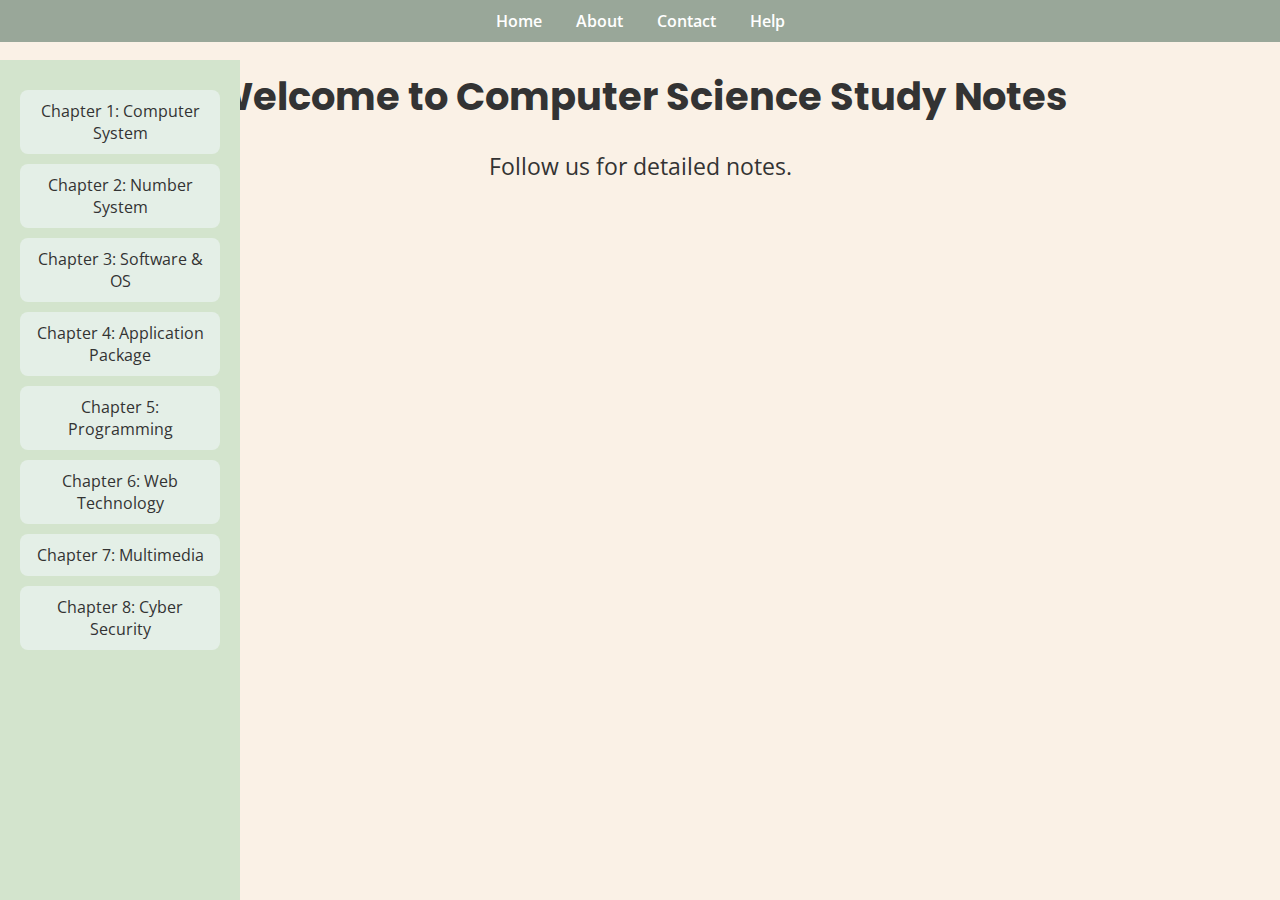
<file: blog/index.html>
<!DOCTYPE html>
<html lang="en">
<head>
  <meta charset="UTF-8">
  <meta name="viewport" content="width=device-width, initial-scale=1.0">
  <title>Computer </title>
  <link rel="stylesheet" href="style.css">
  <link href="https://fonts.googleapis.com/css2?family=Poppins:wght@400;600&family=Open+Sans:wght@400;600&display=swap" rel="stylesheet">
</head>
<body>
  <!-- Vertical Navigation Bar -->
  <nav class="vertical-nav">
    <ul>
      <li><a href="index.html">Home</a></li>
      <li><a href="#">About</a></li>
      <li><a href="#">Contact</a></li>
      <li><a href="#">Help</a></li>
    </ul>
  </nav>

  <!-- Horizontal Navigation Bar -->
  <nav class="horizontal-nav">
    <div class="chapter-box"><a href="ch-1.html">Chapter 1: Computer System</a></div>
    <div class="chapter-box"><a href="ch-2.html">Chapter 2: Number System</a></div>
    <div class="chapter-box"><a href="ch-3.html">Chapter 3: Software & OS</a></div>
    <div class="chapter-box"><a href="ch-4.html">Chapter 4: Application Package</a></div>
    <div class="chapter-box"><a href="ch-5.html">Chapter 5: Programming</a></div>
    <div class="chapter-box"><a href="ch-6.html">Chapter 6: Web Technology</a></div>
    <div class="chapter-box"><a href="ch-7.html">Chapter 7: Multimedia</a></div>
    <div class="chapter-box"><a href="ch-8.html">Chapter 8: Cyber Security</a></div>
  </nav>

  <!-- Content Area -->
  <main class="home-message">
    <h1>Welcome to Computer Science Study Notes</h1>
    <p class="home-message">Follow us for detailed notes.</p>
  </main>
</body>
</html>
</file>
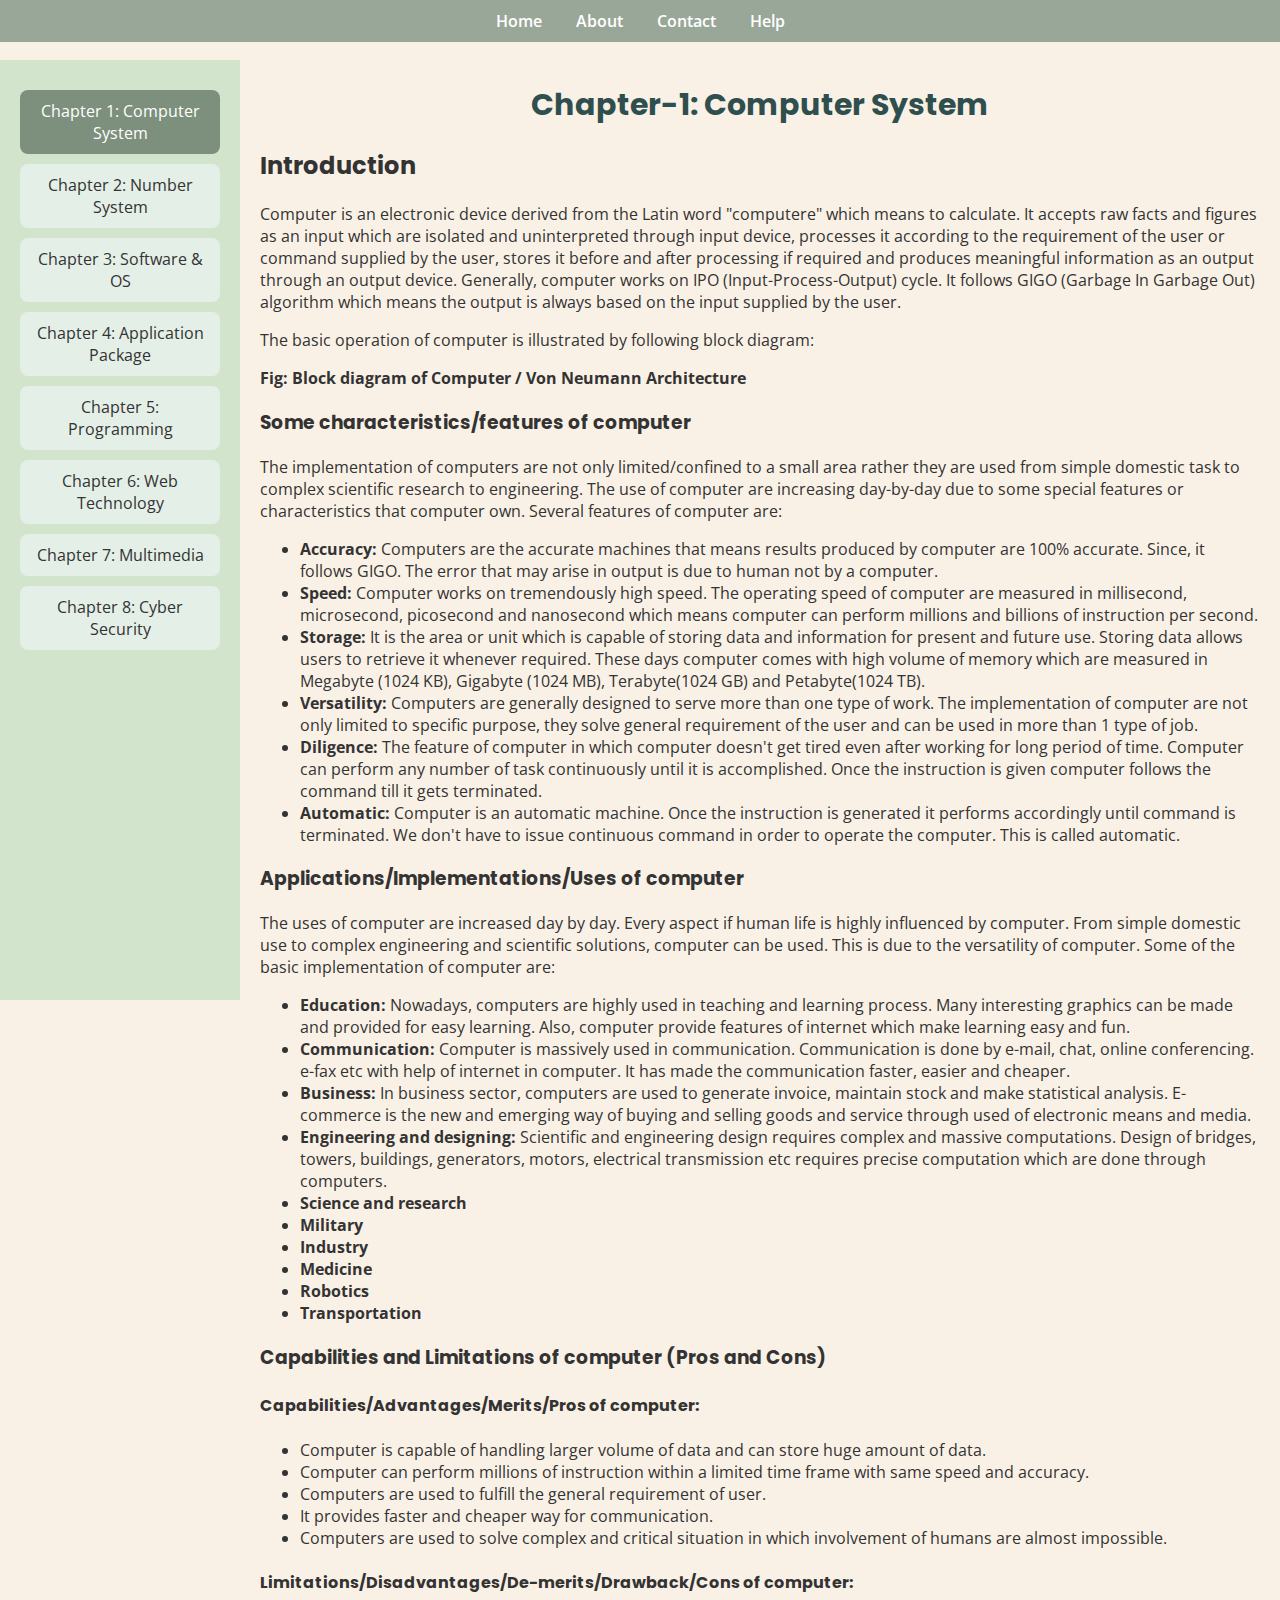
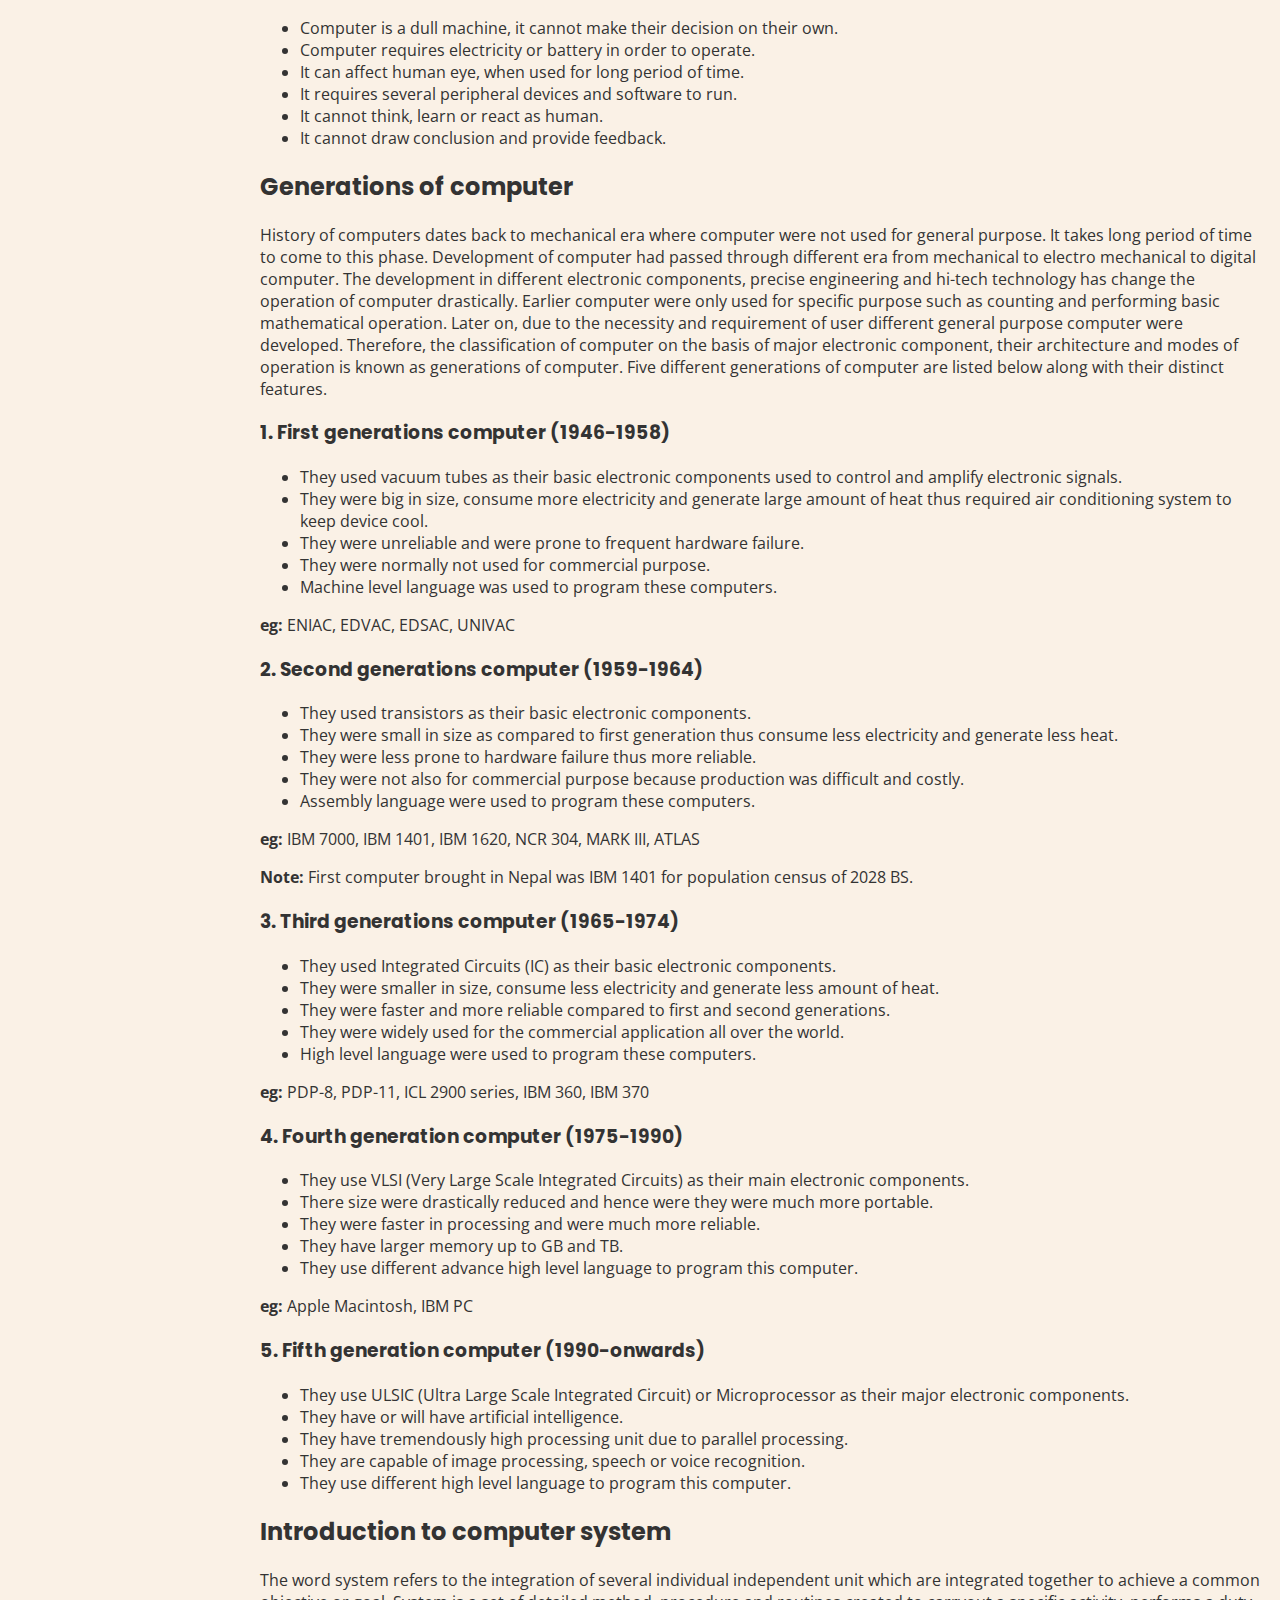
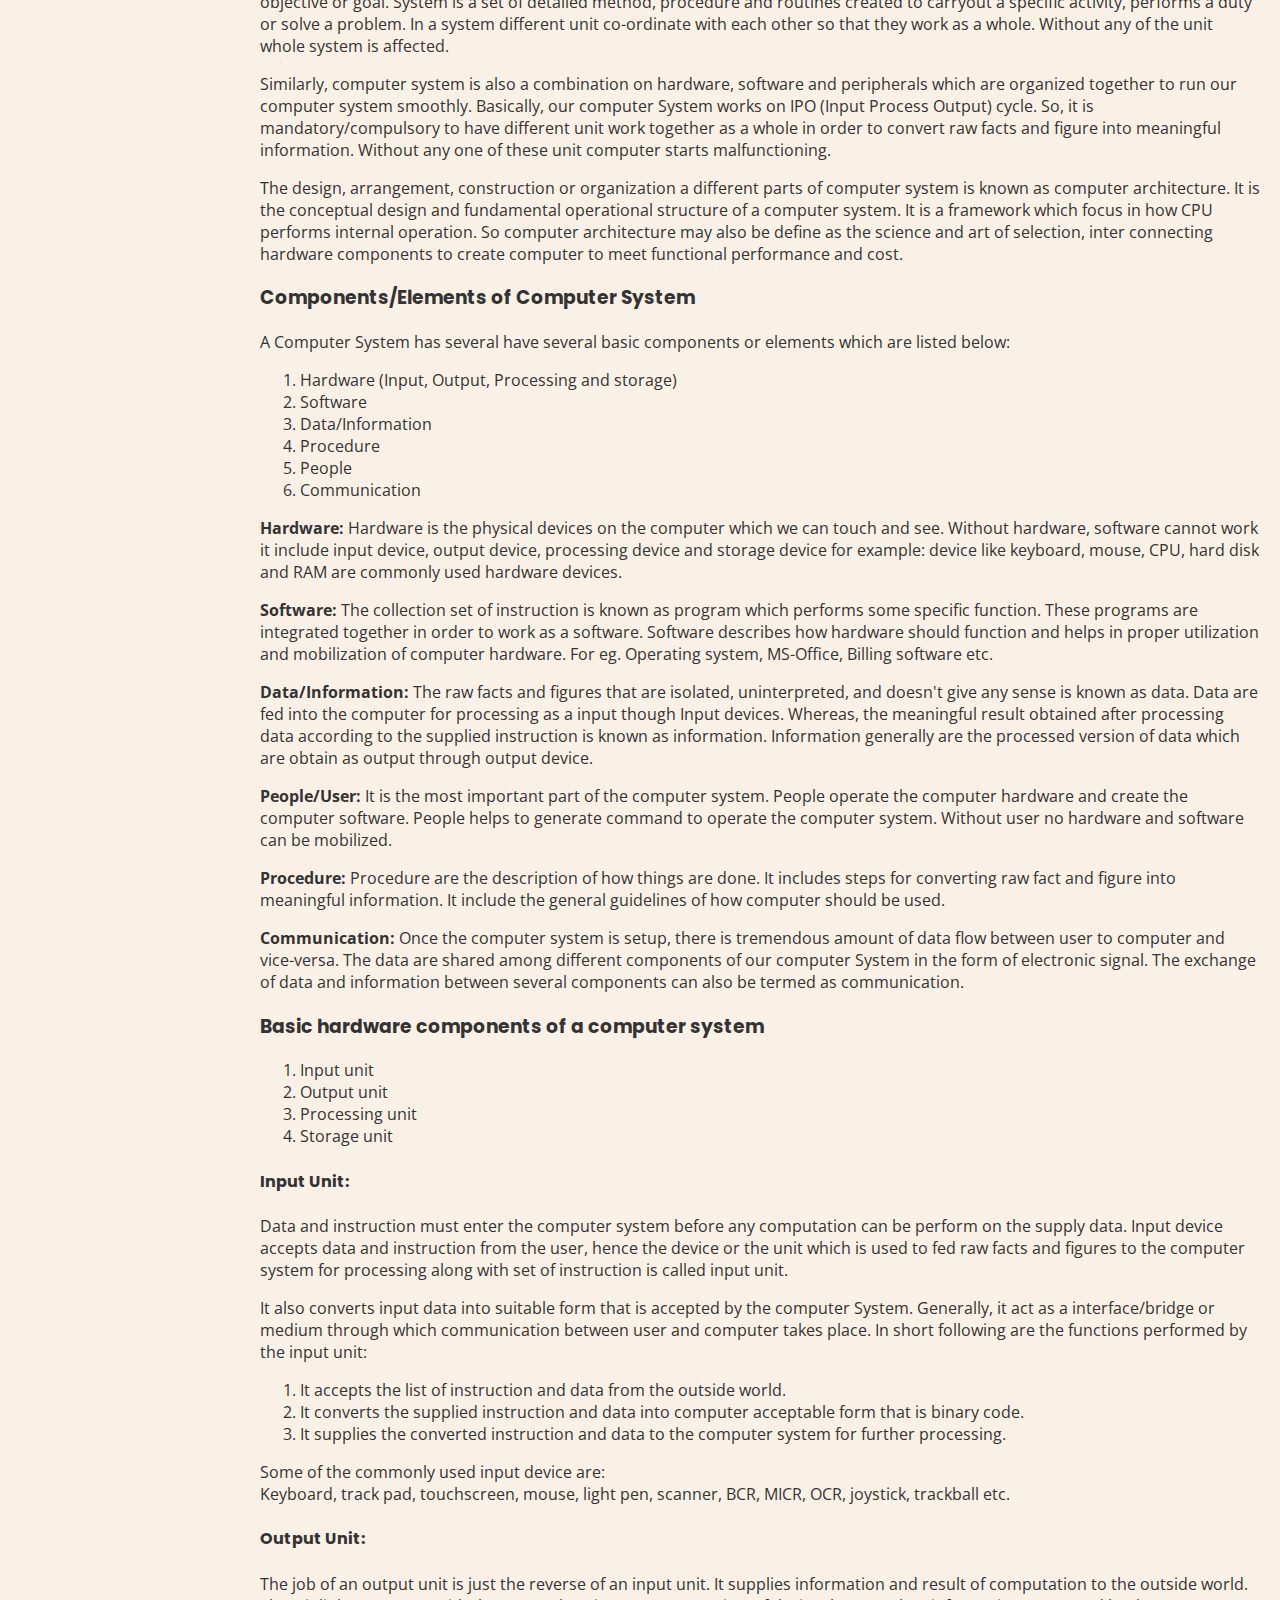
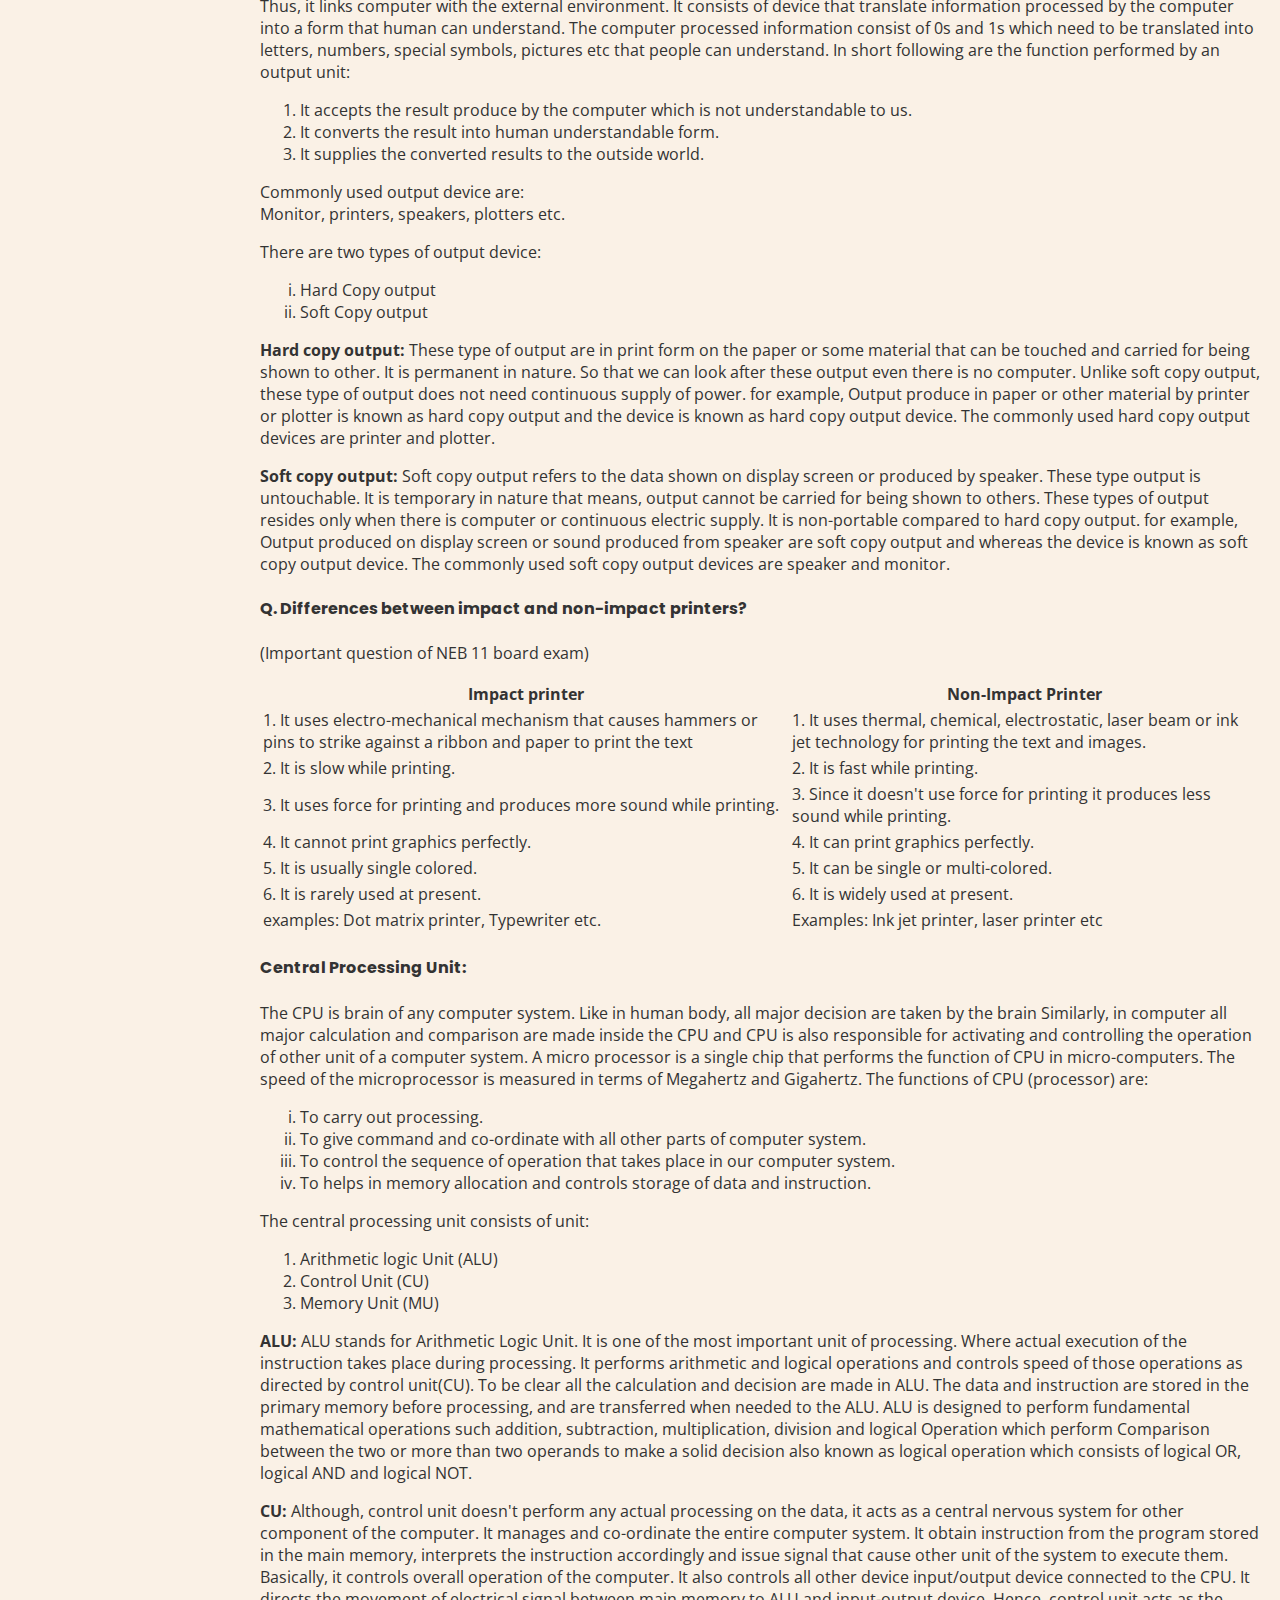
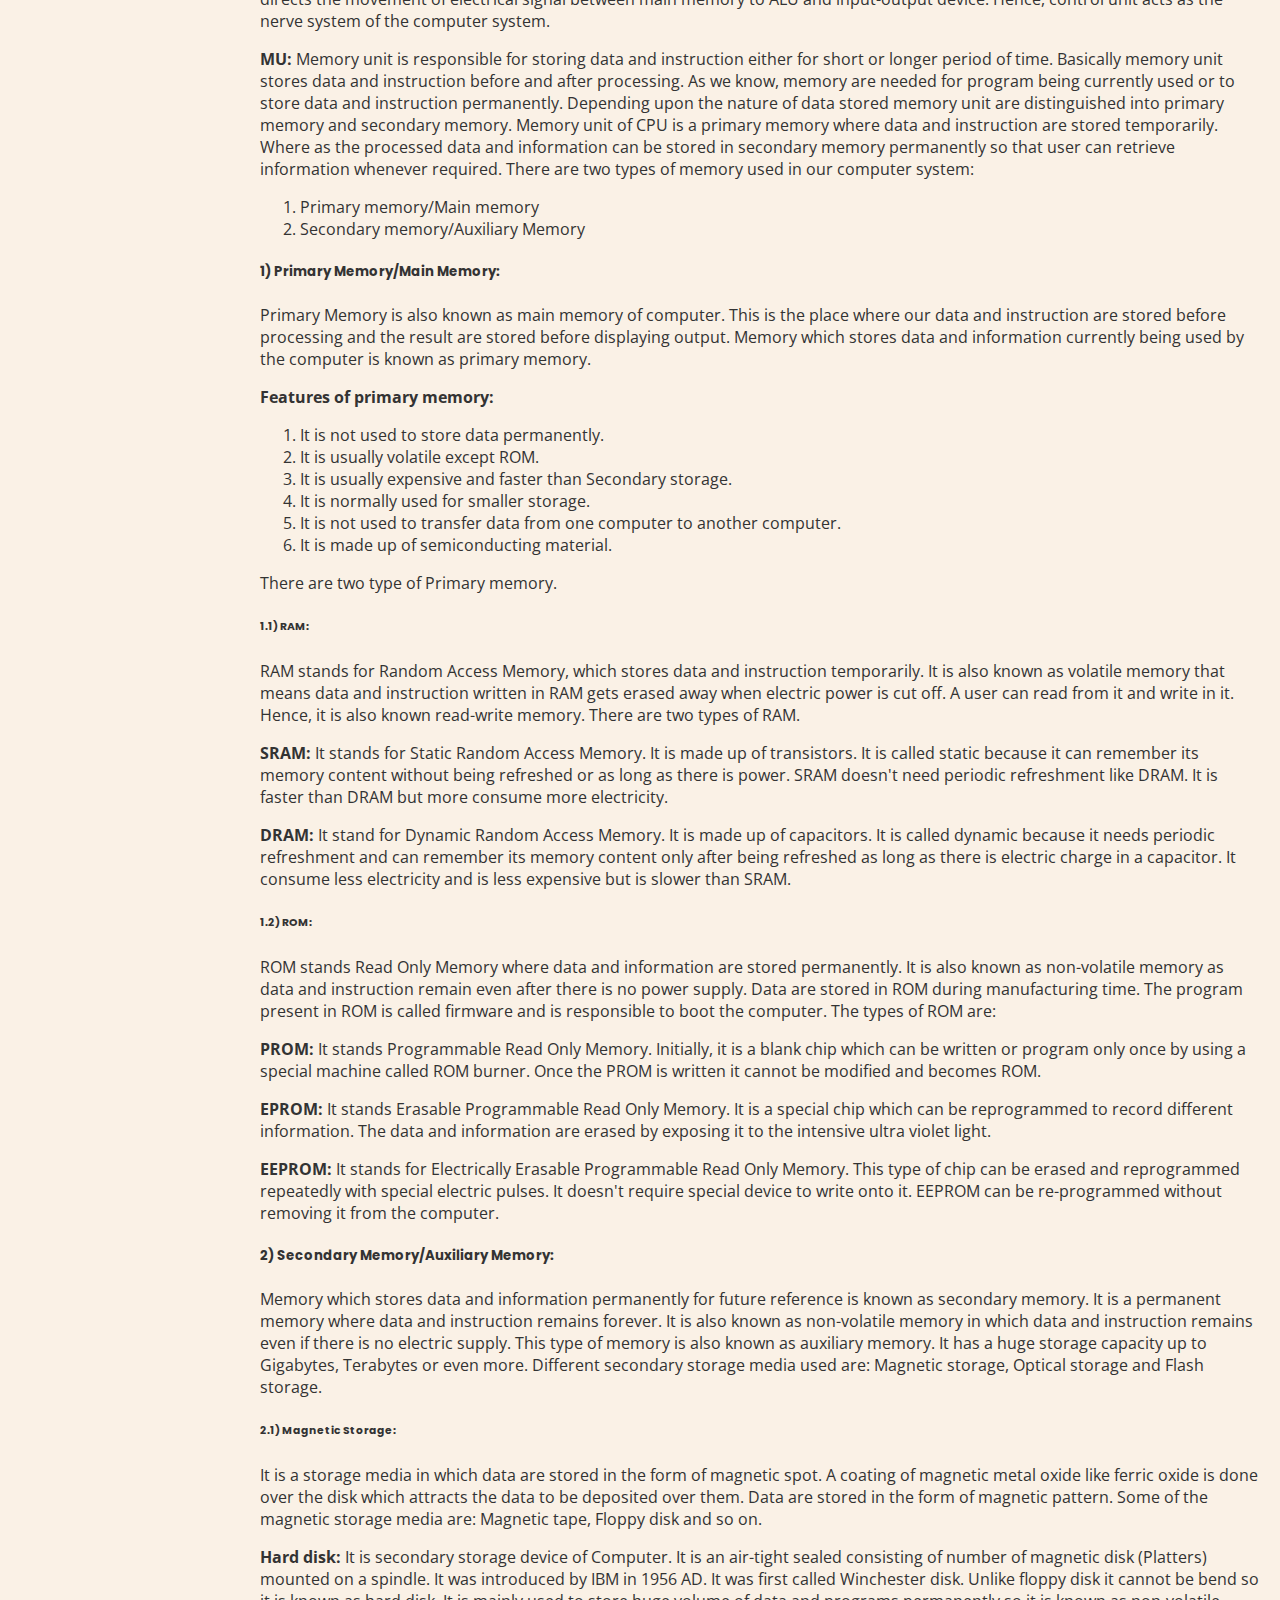
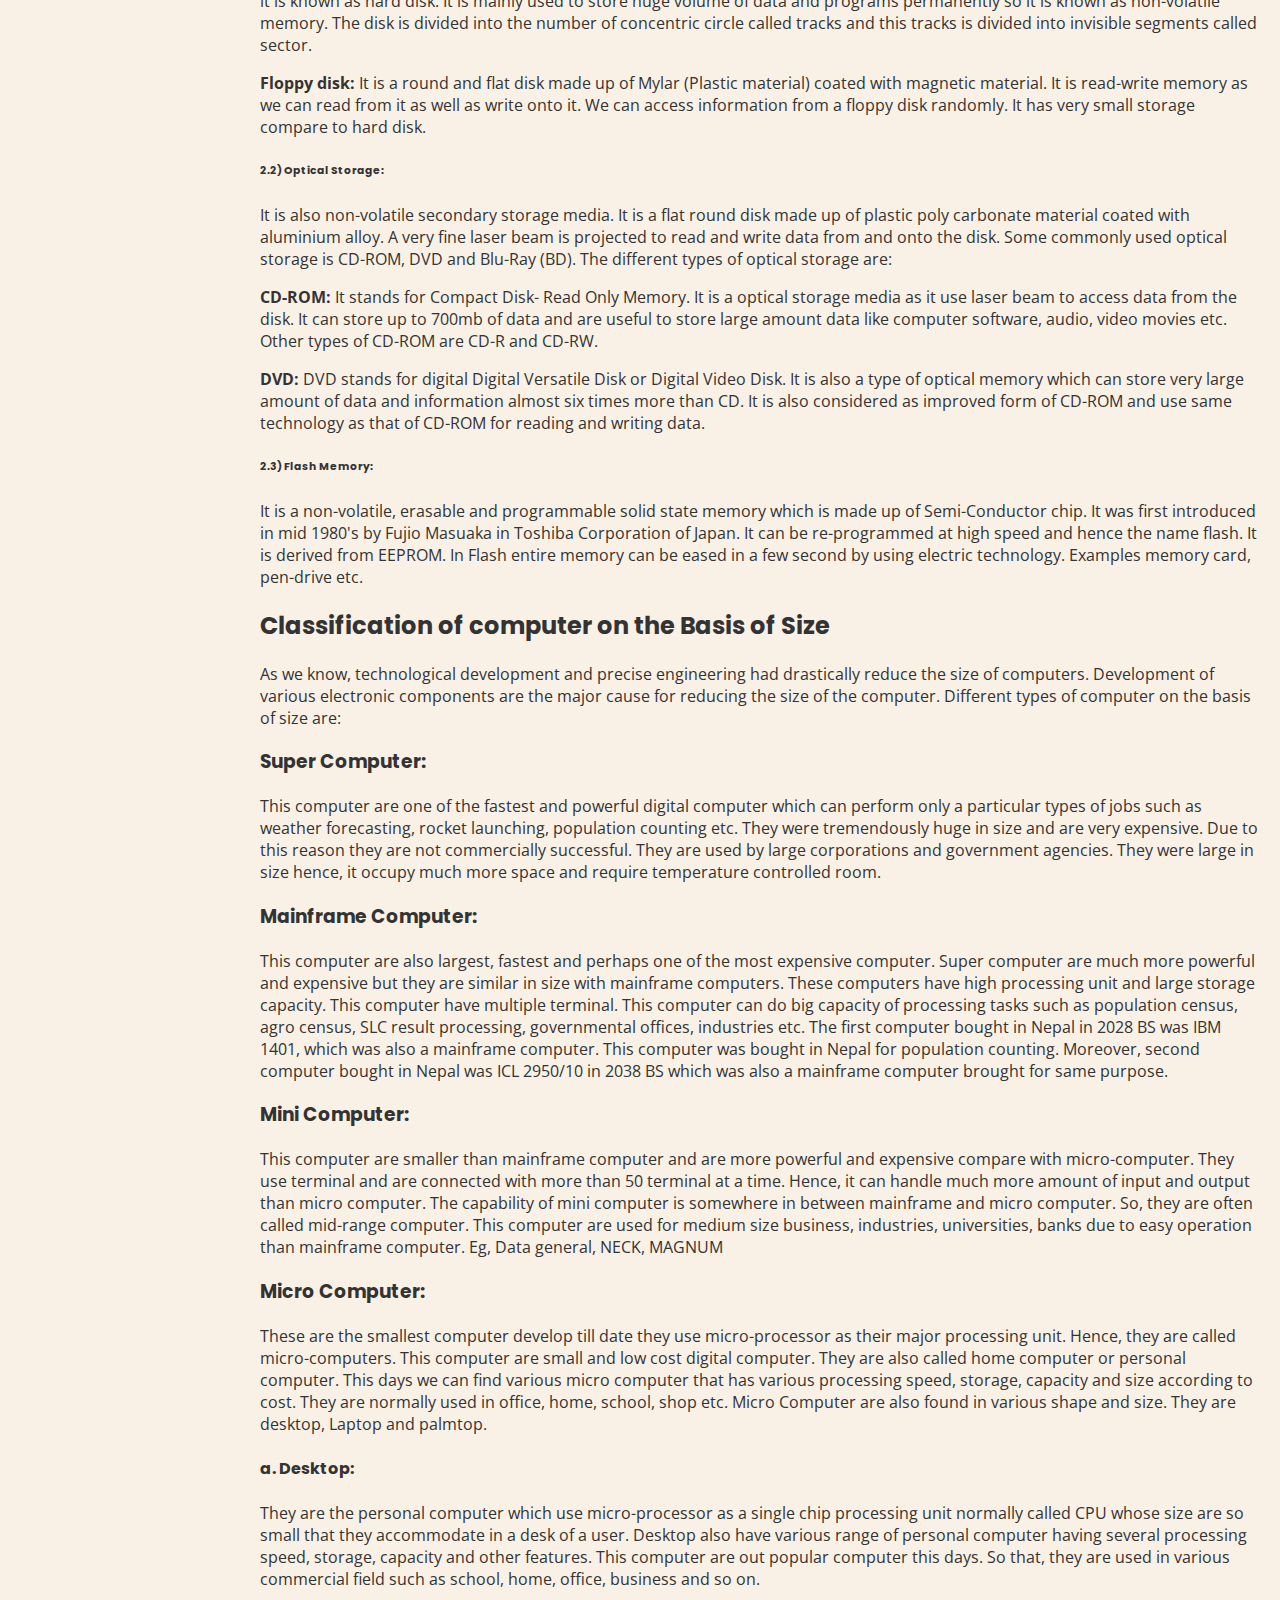
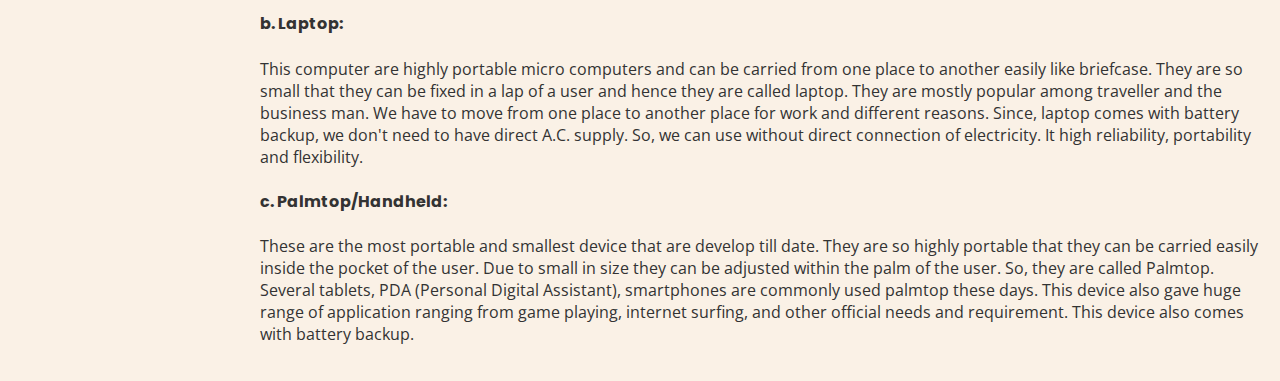
<file: blog/ch-1.html>
<head>
    <meta charset="UTF-8">
    <meta name="viewport" content="width=device-width, initial-scale=1.0">
    <title>Computer </title>
    <link rel="stylesheet" href="style.css">
    <link href="https://fonts.googleapis.com/css2?family=Poppins:wght@400;600&family=Open+Sans:wght@400;600&display=swap" rel="stylesheet">
  </head>
  <body>
    <!-- Vertical Navigation Bar -->
    <nav class="vertical-nav">
      <ul>
        <li><a href="index.html">Home</a></li>
        <li><a href="#">About</a></li>
        <li><a href="#">Contact</a></li>
        <li><a href="#">Help</a></li>
      </ul>
    </nav>
  
    <!-- Horizontal Navigation Bar -->
    <nav class="horizontal-nav">
      <div class="chapter-box" style=" background-color: #7D8F7D; color: #FFFFFF;"><a href="ch-1.html">Chapter 1: Computer System</a></div>
      <div class="chapter-box"><a href="ch-2.html">Chapter 2: Number System</a></div>
      <div class="chapter-box"><a href="ch-3.html">Chapter 3: Software & OS</a></div>
      <div class="chapter-box"><a href="ch-4.html">Chapter 4: Application Package</a></div>
      <div class="chapter-box"><a href="ch-5.html">Chapter 5: Programming</a></div>
      <div class="chapter-box"><a href="ch-6.html">Chapter 6: Web Technology</a></div>
      <div class="chapter-box"><a href="ch-7.html">Chapter 7: Multimedia</a></div>
      <div class="chapter-box"><a href="ch-8.html">Chapter 8: Cyber Security</a></div>
    </nav>
  
    <!-- Content Area -->
    <div class="content">
        <h1>Chapter-1: Computer System</h1>
        <h2>Introduction</h2>
        <p>Computer is an electronic device derived from the Latin word "computere" which means to calculate. It accepts raw facts and figures as an input which are isolated and uninterpreted through input device, processes it according to the requirement of the user or command supplied by the user, stores it before and after processing if required and produces meaningful information as an output through an output device. Generally, computer works on IPO (Input-Process-Output) cycle. It follows GIGO (Garbage In Garbage Out) algorithm which means the output is always based on the input supplied by the user.</p>
        
        <p>The basic operation of computer is illustrated by following block diagram:</p>
        <p><strong>Fig: Block diagram of Computer / Von Neumann Architecture</strong></p>
        
        <h3>Some characteristics/features of computer</h3>
        <p>The implementation of computers are not only limited/confined to a small area rather they are used from simple domestic task to complex scientific research to engineering. The use of computer are increasing day-by-day due to some special features or characteristics that computer own. Several features of computer are:</p>
        
        <ul>
            <li><strong>Accuracy:</strong> Computers are the accurate machines that means results produced by computer are 100% accurate. Since, it follows GIGO. The error that may arise in output is due to human not by a computer.</li>
            <li><strong>Speed:</strong> Computer works on tremendously high speed. The operating speed of computer are measured in millisecond, microsecond, picosecond and nanosecond which means computer can perform millions and billions of instruction per second.</li>
            <li><strong>Storage:</strong> It is the area or unit which is capable of storing data and information for present and future use. Storing data allows users to retrieve it whenever required. These days computer comes with high volume of memory which are measured in Megabyte (1024 KB), Gigabyte (1024 MB), Terabyte(1024 GB) and Petabyte(1024 TB).</li>
            <li><strong>Versatility:</strong> Computers are generally designed to serve more than one type of work. The implementation of computer are not only limited to specific purpose, they solve general requirement of the user and can be used in more than 1 type of job.</li>
            <li><strong>Diligence:</strong> The feature of computer in which computer doesn't get tired even after working for long period of time. Computer can perform any number of task continuously until it is accomplished. Once the instruction is given computer follows the command till it gets terminated.</li>
            <li><strong>Automatic:</strong> Computer is an automatic machine. Once the instruction is generated it performs accordingly until command is terminated. We don't have to issue continuous command in order to operate the computer. This is called automatic.</li>
        </ul>
        
        <h3>Applications/Implementations/Uses of computer</h3>
        <p>The uses of computer are increased day by day. Every aspect if human life is highly influenced by computer. From simple domestic use to complex engineering and scientific solutions, computer can be used. This is due to the versatility of computer. Some of the basic implementation of computer are:</p>
        
        <ul>
            <li><strong>Education:</strong> Nowadays, computers are highly used in teaching and learning process. Many interesting graphics can be made and provided for easy learning. Also, computer provide features of internet which make learning easy and fun.</li>
            <li><strong>Communication:</strong> Computer is massively used in communication. Communication is done by e-mail, chat, online conferencing. e-fax etc with help of internet in computer. It has made the communication faster, easier and cheaper.</li>
            <li><strong>Business:</strong> In business sector, computers are used to generate invoice, maintain stock and make statistical analysis. E-commerce is the new and emerging way of buying and selling goods and service through used of electronic means and media.</li>
            <li><strong>Engineering and designing:</strong> Scientific and engineering design requires complex and massive computations. Design of bridges, towers, buildings, generators, motors, electrical transmission etc requires precise computation which are done through computers.</li>
            <li><strong>Science and research</strong></li>
            <li><strong>Military</strong></li>
            <li><strong>Industry</strong></li>
            <li><strong>Medicine</strong></li>
            <li><strong>Robotics</strong></li>
            <li><strong>Transportation</strong></li>
        </ul>
        
        <h3>Capabilities and Limitations of computer (Pros and Cons)</h3>
        
        <h4>Capabilities/Advantages/Merits/Pros of computer:</h4>
        <ul>
            <li>Computer is capable of handling larger volume of data and can store huge amount of data.</li>
            <li>Computer can perform millions of instruction within a limited time frame with same speed and accuracy.</li>
            <li>Computers are used to fulfill the general requirement of user.</li>
            <li>It provides faster and cheaper way for communication.</li>
            <li>Computers are used to solve complex and critical situation in which involvement of humans are almost impossible.</li>
        </ul>
        
        <h4>Limitations/Disadvantages/De-merits/Drawback/Cons of computer:</h4>
        <ul>
            <li>Computer is a dull machine, it cannot make their decision on their own.</li>
            <li>Computer requires electricity or battery in order to operate.</li>
            <li>It can affect human eye, when used for long period of time.</li>
            <li>It requires several peripheral devices and software to run.</li>
            <li>It cannot think, learn or react as human.</li>
            <li>It cannot draw conclusion and provide feedback.</li>
        </ul>
        
        <h2>Generations of computer</h2>
        <p>History of computers dates back to mechanical era where computer were not used for general purpose. It takes long period of time to come to this phase. Development of computer had passed through different era from mechanical to electro mechanical to digital computer. The development in different electronic components, precise engineering and hi-tech technology has change the operation of computer drastically. Earlier computer were only used for specific purpose such as counting and performing basic mathematical operation. Later on, due to the necessity and requirement of user different general purpose computer were developed. Therefore, the classification of computer on the basis of major electronic component, their architecture and modes of operation is known as generations of computer. Five different generations of computer are listed below along with their distinct features.</p>
        
        <h3>1. First generations computer (1946-1958)</h3>
        <ul>
            <li>They used vacuum tubes as their basic electronic components used to control and amplify electronic signals.</li>
            <li>They were big in size, consume more electricity and generate large amount of heat thus required air conditioning system to keep device cool.</li>
            <li>They were unreliable and were prone to frequent hardware failure.</li>
            <li>They were normally not used for commercial purpose.</li>
            <li>Machine level language was used to program these computers.</li>
        </ul>
        <p><strong>eg:</strong> ENIAC, EDVAC, EDSAC, UNIVAC</p>
        
        <h3>2. Second generations computer (1959-1964)</h3>
        <ul>
            <li>They used transistors as their basic electronic components.</li>
            <li>They were small in size as compared to first generation thus consume less electricity and generate less heat.</li>
            <li>They were less prone to hardware failure thus more reliable.</li>
            <li>They were not also for commercial purpose because production was difficult and costly.</li>
            <li>Assembly language were used to program these computers.</li>
        </ul>
        <p><strong>eg:</strong> IBM 7000, IBM 1401, IBM 1620, NCR 304, MARK III, ATLAS</p>
        
        <div class="note">
            <strong>Note:</strong> First computer brought in Nepal was IBM 1401 for population census of 2028 BS.
        </div>
        
        <h3>3. Third generations computer (1965-1974)</h3>
        <ul>
            <li>They used Integrated Circuits (IC) as their basic electronic components.</li>
            <li>They were smaller in size, consume less electricity and generate less amount of heat.</li>
            <li>They were faster and more reliable compared to first and second generations.</li>
            <li>They were widely used for the commercial application all over the world.</li>
            <li>High level language were used to program these computers.</li>
        </ul>
        <p><strong>eg:</strong> PDP-8, PDP-11, ICL 2900 series, IBM 360, IBM 370</p>
        
        <h3>4. Fourth generation computer (1975-1990)</h3>
        <ul>
            <li>They use VLSI (Very Large Scale Integrated Circuits) as their main electronic components.</li>
            <li>There size were drastically reduced and hence were they were much more portable.</li>
            <li>They were faster in processing and were much more reliable.</li>
            <li>They have larger memory up to GB and TB.</li>
            <li>They use different advance high level language to program this computer.</li>
        </ul>
        <p><strong>eg:</strong> Apple Macintosh, IBM PC</p>
        
        <h3>5. Fifth generation computer (1990-onwards)</h3>
        <ul>
            <li>They use ULSIC (Ultra Large Scale Integrated Circuit) or Microprocessor as their major electronic components.</li>
            <li>They have or will have artificial intelligence.</li>
            <li>They have tremendously high processing unit due to parallel processing.</li>
            <li>They are capable of image processing, speech or voice recognition.</li>
            <li>They use different high level language to program this computer.</li>
        </ul>
        
        <h2>Introduction to computer system</h2>
        <p>The word system refers to the integration of several individual independent unit which are integrated together to achieve a common objective or goal. System is a set of detailed method, procedure and routines created to carryout a specific activity, performs a duty or solve a problem. In a system different unit co-ordinate with each other so that they work as a whole. Without any of the unit whole system is affected.</p>
        
        <p>Similarly, computer system is also a combination on hardware, software and peripherals which are organized together to run our computer system smoothly. Basically, our computer System works on IPO (Input Process Output) cycle. So, it is mandatory/compulsory to have different unit work together as a whole in order to convert raw facts and figure into meaningful information. Without any one of these unit computer starts malfunctioning.</p>
        
        <p>The design, arrangement, construction or organization a different parts of computer system is known as computer architecture. It is the conceptual design and fundamental operational structure of a computer system. It is a framework which focus in how CPU performs internal operation. So computer architecture may also be define as the science and art of selection, inter connecting hardware components to create computer to meet functional performance and cost.</p>
        
        <h3>Components/Elements of Computer System</h3>
        <p>A Computer System has several have several basic components or elements which are listed below:</p>
        <ol>
            <li>Hardware (Input, Output, Processing and storage)</li>
            <li>Software</li>
            <li>Data/Information</li>
            <li>Procedure</li>
            <li>People</li>
            <li>Communication</li>
        </ol>
        
        <p><strong>Hardware:</strong> Hardware is the physical devices on the computer which we can touch and see. Without hardware, software cannot work it include input device, output device, processing device and storage device for example: device like keyboard, mouse, CPU, hard disk and RAM are commonly used hardware devices.</p>
        
        <p><strong>Software:</strong> The collection set of instruction is known as program which performs some specific function. These programs are integrated together in order to work as a software. Software describes how hardware should function and helps in proper utilization and mobilization of computer hardware. For eg. Operating system, MS-Office, Billing software etc.</p>
        
        <p><strong>Data/Information:</strong> The raw facts and figures that are isolated, uninterpreted, and doesn't give any sense is known as data. Data are fed into the computer for processing as a input though Input devices. Whereas, the meaningful result obtained after processing data according to the supplied instruction is known as information. Information generally are the processed version of data which are obtain as output through output device.</p>
        
        <p><strong>People/User:</strong> It is the most important part of the computer system. People operate the computer hardware and create the computer software. People helps to generate command to operate the computer system. Without user no hardware and software can be mobilized.</p>
        
        <p><strong>Procedure:</strong> Procedure are the description of how things are done. It includes steps for converting raw fact and figure into meaningful information. It include the general guidelines of how computer should be used.</p>
        
        <p><strong>Communication:</strong> Once the computer system is setup, there is tremendous amount of data flow between user to computer and vice-versa. The data are shared among different components of our computer System in the form of electronic signal. The exchange of data and information between several components can also be termed as communication.</p>
        
        <h3>Basic hardware components of a computer system</h3>
        <ol>
            <li>Input unit</li>
            <li>Output unit</li>
            <li>Processing unit</li>
            <li>Storage unit</li>
        </ol>
        
        <h4>Input Unit:</h4>
        <p>Data and instruction must enter the computer system before any computation can be perform on the supply data. Input device accepts data and instruction from the user, hence the device or the unit which is used to fed raw facts and figures to the computer system for processing along with set of instruction is called input unit.</p>
        
        <p>It also converts input data into suitable form that is accepted by the computer System. Generally, it act as a interface/bridge or medium through which communication between user and computer takes place. In short following are the functions performed by the input unit:</p>
        <ol>
            <li>It accepts the list of instruction and data from the outside world.</li>
            <li>It converts the supplied instruction and data into computer acceptable form that is binary code.</li>
            <li>It supplies the converted instruction and data to the computer system for further processing.</li>
        </ol>
        <p>Some of the commonly used input device are:<br>
        Keyboard, track pad, touchscreen, mouse, light pen, scanner, BCR, MICR, OCR, joystick, trackball etc.</p>
        
        <h4>Output Unit:</h4>
        <p>The job of an output unit is just the reverse of an input unit. It supplies information and result of computation to the outside world. Thus, it links computer with the external environment. It consists of device that translate information processed by the computer into a form that human can understand. The computer processed information consist of 0s and 1s which need to be translated into letters, numbers, special symbols, pictures etc that people can understand. In short following are the function performed by an output unit:</p>
        <ol>
            <li>It accepts the result produce by the computer which is not understandable to us.</li>
            <li>It converts the result into human understandable form.</li>
            <li>It supplies the converted results to the outside world.</li>
        </ol>
        <p>Commonly used output device are:<br>
        Monitor, printers, speakers, plotters etc.</p>
        
        <p>There are two types of output device:</p>
        <ol type="i">
            <li>Hard Copy output</li>
            <li>Soft Copy output</li>
        </ol>
        
        <p><strong>Hard copy output:</strong> These type of output are in print form on the paper or some material that can be touched and carried for being shown to other. It is permanent in nature. So that we can look after these output even there is no computer. Unlike soft copy output, these type of output does not need continuous supply of power. for example, Output produce in paper or other material by printer or plotter is known as hard copy output and the device is known as hard copy output device. The commonly used hard copy output devices are printer and plotter.</p>
        
        <p><strong>Soft copy output:</strong> Soft copy output refers to the data shown on display screen or produced by speaker. These type output is untouchable. It is temporary in nature that means, output cannot be carried for being shown to others. These types of output resides only when there is computer or continuous electric supply. It is non-portable compared to hard copy output. for example, Output produced on display screen or sound produced from speaker are soft copy output and whereas the device is known as soft copy output device. The commonly used soft copy output devices are speaker and monitor.</p>
        
        <h4>Q. Differences between impact and non-impact printers?</h4>
        <p>(Important question of NEB 11 board exam)</p>
        
        <table>
            <tr>
                <th>Impact printer</th>
                <th>Non-Impact Printer</th>
            </tr>
            <tr>
                <td>1. It uses electro-mechanical mechanism that causes hammers or pins to strike against a ribbon and paper to print the text</td>
                <td>1. It uses thermal, chemical, electrostatic, laser beam or ink jet technology for printing the text and images.</td>
            </tr>
            <tr>
                <td>2. It is slow while printing.</td>
                <td>2. It is fast while printing.</td>
            </tr>
            <tr>
                <td>3. It uses force for printing and produces more sound while printing.</td>
                <td>3. Since it doesn't use force for printing it produces less sound while printing.</td>
            </tr>
            <tr>
                <td>4. It cannot print graphics perfectly.</td>
                <td>4. It can print graphics perfectly.</td>
            </tr>
            <tr>
                <td>5. It is usually single colored.</td>
                <td>5. It can be single or multi-colored.</td>
            </tr>
            <tr>
                <td>6. It is rarely used at present.</td>
                <td>6. It is widely used at present.</td>
            </tr>
            <tr>
                <td>examples: Dot matrix printer, Typewriter etc.</td>
                <td>Examples: Ink jet printer, laser printer etc</td>
            </tr>
        </table>
        
        <h4>Central Processing Unit:</h4>
        <p>The CPU is brain of any computer system. Like in human body, all major decision are taken by the brain Similarly, in computer all major calculation and comparison are made inside the CPU and CPU is also responsible for activating and controlling the operation of other unit of a computer system. A micro processor is a single chip that performs the function of CPU in micro-computers. The speed of the microprocessor is measured in terms of Megahertz and Gigahertz. The functions of CPU (processor) are:</p>
        <ol type="i">
            <li>To carry out processing.</li>
            <li>To give command and co-ordinate with all other parts of computer system.</li>
            <li>To control the sequence of operation that takes place in our computer system.</li>
            <li>To helps in memory allocation and controls storage of data and instruction.</li>
        </ol>
        
        <p>The central processing unit consists of unit:</p>
        <ol>
            <li>Arithmetic logic Unit (ALU)</li>
            <li>Control Unit (CU)</li>
            <li>Memory Unit (MU)</li>
        </ol>
        
        <p><strong>ALU:</strong> ALU stands for Arithmetic Logic Unit. It is one of the most important unit of processing. Where actual execution of the instruction takes place during processing. It performs arithmetic and logical operations and controls speed of those operations as directed by control unit(CU). To be clear all the calculation and decision are made in ALU. The data and instruction are stored in the primary memory before processing, and are transferred when needed to the ALU. ALU is designed to perform fundamental mathematical operations such addition, subtraction, multiplication, division and logical Operation which perform Comparison between the two or more than two operands to make a solid decision also known as logical operation which consists of logical OR, logical AND and logical NOT.</p>
        
        <p><strong>CU:</strong> Although, control unit doesn't perform any actual processing on the data, it acts as a central nervous system for other component of the computer. It manages and co-ordinate the entire computer system. It obtain instruction from the program stored in the main memory, interprets the instruction accordingly and issue signal that cause other unit of the system to execute them. Basically, it controls overall operation of the computer. It also controls all other device input/output device connected to the CPU. It directs the movement of electrical signal between main memory to ALU and input-output device. Hence, control unit acts as the nerve system of the computer system.</p>
        
        <p><strong>MU:</strong> Memory unit is responsible for storing data and instruction either for short or longer period of time. Basically memory unit stores data and instruction before and after processing. As we know, memory are needed for program being currently used or to store data and instruction permanently. Depending upon the nature of data stored memory unit are distinguished into primary memory and secondary memory. Memory unit of CPU is a primary memory where data and instruction are stored temporarily. Where as the processed data and information can be stored in secondary memory permanently so that user can retrieve information whenever required. There are two types of memory used in our computer system:</p>
        <ol>
            <li>Primary memory/Main memory</li>
            <li>Secondary memory/Auxiliary Memory</li>
        </ol>
        
        <h5>1) Primary Memory/Main Memory:</h5>
        <p>Primary Memory is also known as main memory of computer. This is the place where our data and instruction are stored before processing and the result are stored before displaying output. Memory which stores data and information currently being used by the computer is known as primary memory.</p>
        
        <p><strong>Features of primary memory:</strong></p>
        <ol>
            <li>It is not used to store data permanently.</li>
            <li>It is usually volatile except ROM.</li>
            <li>It is usually expensive and faster than Secondary storage.</li>
            <li>It is normally used for smaller storage.</li>
            <li>It is not used to transfer data from one computer to another computer.</li>
            <li>It is made up of semiconducting material.</li>
        </ol>
        
        <p>There are two type of Primary memory.</p>
        
        <h6>1.1) RAM:</h6>
        <p>RAM stands for Random Access Memory, which stores data and instruction temporarily. It is also known as volatile memory that means data and instruction written in RAM gets erased away when electric power is cut off. A user can read from it and write in it. Hence, it is also known read-write memory. There are two types of RAM.</p>
        
        <p><strong>SRAM:</strong> It stands for Static Random Access Memory. It is made up of transistors. It is called static because it can remember its memory content without being refreshed or as long as there is power. SRAM doesn't need periodic refreshment like DRAM. It is faster than DRAM but more consume more electricity.</p>
        
        <p><strong>DRAM:</strong> It stand for Dynamic Random Access Memory. It is made up of capacitors. It is called dynamic because it needs periodic refreshment and can remember its memory content only after being refreshed as long as there is electric charge in a capacitor. It consume less electricity and is less expensive but is slower than SRAM.</p>
        
        <h6>1.2) ROM:</h6>
        <p>ROM stands Read Only Memory where data and information are stored permanently. It is also known as non-volatile memory as data and instruction remain even after there is no power supply. Data are stored in ROM during manufacturing time. The program present in ROM is called firmware and is responsible to boot the computer. The types of ROM are:</p>
        
        <p><strong>PROM:</strong> It stands Programmable Read Only Memory. Initially, it is a blank chip which can be written or program only once by using a special machine called ROM burner. Once the PROM is written it cannot be modified and becomes ROM.</p>
        
        <p><strong>EPROM:</strong> It stands Erasable Programmable Read Only Memory. It is a special chip which can be reprogrammed to record different information. The data and information are erased by exposing it to the intensive ultra violet light.</p>
        
        <p><strong>EEPROM:</strong> It stands for Electrically Erasable Programmable Read Only Memory. This type of chip can be erased and reprogrammed repeatedly with special electric pulses. It doesn't require special device to write onto it. EEPROM can be re-programmed without removing it from the computer.</p>
        
        <h5>2) Secondary Memory/Auxiliary Memory:</h5>
        <p>Memory which stores data and information permanently for future reference is known as secondary memory. It is a permanent memory where data and instruction remains forever. It is also known as non-volatile memory in which data and instruction remains even if there is no electric supply. This type of memory is also known as auxiliary memory. It has a huge storage capacity up to Gigabytes, Terabytes or even more. Different secondary storage media used are: Magnetic storage, Optical storage and Flash storage.</p>
        
        <h6>2.1) Magnetic Storage:</h6>
        <p>It is a storage media in which data are stored in the form of magnetic spot. A coating of magnetic metal oxide like ferric oxide is done over the disk which attracts the data to be deposited over them. Data are stored in the form of magnetic pattern. Some of the magnetic storage media are: Magnetic tape, Floppy disk and so on.</p>
        
        <p><strong>Hard disk:</strong> It is secondary storage device of Computer. It is an air-tight sealed consisting of number of magnetic disk (Platters) mounted on a spindle. It was introduced by IBM in 1956 AD. It was first called Winchester disk. Unlike floppy disk it cannot be bend so it is known as hard disk. It is mainly used to store huge volume of data and programs permanently so it is known as non-volatile memory. The disk is divided into the number of concentric circle called tracks and this tracks is divided into invisible segments called sector.</p>
        
        <p><strong>Floppy disk:</strong> It is a round and flat disk made up of Mylar (Plastic material) coated with magnetic material. It is read-write memory as we can read from it as well as write onto it. We can access information from a floppy disk randomly. It has very small storage compare to hard disk.</p>
        
        <h6>2.2) Optical Storage:</h6>
        <p>It is also non-volatile secondary storage media. It is a flat round disk made up of plastic poly carbonate material coated with aluminium alloy. A very fine laser beam is projected to read and write data from and onto the disk. Some commonly used optical storage is CD-ROM, DVD and Blu-Ray (BD). The different types of optical storage are:</p>
        
        <p><strong>CD-ROM:</strong> It stands for Compact Disk- Read Only Memory. It is a optical storage media as it use laser beam to access data from the disk. It can store up to 700mb of data and are useful to store large amount data like computer software, audio, video movies etc. Other types of CD-ROM are CD-R and CD-RW.</p>
        
        <p><strong>DVD:</strong> DVD stands for digital Digital Versatile Disk or Digital Video Disk. It is also a type of optical memory which can store very large amount of data and information almost six times more than CD. It is also considered as improved form of CD-ROM and use same technology as that of CD-ROM for reading and writing data.</p>
        
        <h6>2.3) Flash Memory:</h6>
        <p>It is a non-volatile, erasable and programmable solid state memory which is made up of Semi-Conductor chip. It was first introduced in mid 1980's by Fujio Masuaka in Toshiba Corporation of Japan. It can be re-programmed at high speed and hence the name flash. It is derived from EEPROM. In Flash entire memory can be eased in a few second by using electric technology. Examples memory card, pen-drive etc.</p>
        
        <h2>Classification of computer on the Basis of Size</h2>
        <p>As we know, technological development and precise engineering had drastically reduce the size of computers. Development of various electronic components are the major cause for reducing the size of the computer. Different types of computer on the basis of size are:</p>
        
        <h3>Super Computer:</h3>
        <p>This computer are one of the fastest and powerful digital computer which can perform only a particular types of jobs such as weather forecasting, rocket launching, population counting etc. They were tremendously huge in size and are very expensive. Due to this reason they are not commercially successful. They are used by large corporations and government agencies. They were large in size hence, it occupy much more space and require temperature controlled room.</p>
        
        <h3>Mainframe Computer:</h3>
        <p>This computer are also largest, fastest and perhaps one of the most expensive computer. Super computer are much more powerful and expensive but they are similar in size with mainframe computers. These computers have high processing unit and large storage capacity. This computer have multiple terminal. This computer can do big capacity of processing tasks such as population census, agro census, SLC result processing, governmental offices, industries etc. The first computer bought in Nepal in 2028 BS was IBM 1401, which was also a mainframe computer. This computer was bought in Nepal for population counting. Moreover, second computer bought in Nepal was ICL 2950/10 in 2038 BS which was also a mainframe computer brought for same purpose.</p>
        
        <h3>Mini Computer:</h3>
        <p>This computer are smaller than mainframe computer and are more powerful and expensive compare with micro-computer. They use terminal and are connected with more than 50 terminal at a time. Hence, it can handle much more amount of input and output than micro computer. The capability of mini computer is somewhere in between mainframe and micro computer. So, they are often called mid-range computer. This computer are used for medium size business, industries, universities, banks due to easy operation than mainframe computer. Eg, Data general, NECK, MAGNUM</p>
        
        <h3>Micro Computer:</h3>
        <p>These are the smallest computer develop till date they use micro-processor as their major processing unit. Hence, they are called micro-computers. This computer are small and low cost digital computer. They are also called home computer or personal computer. This days we can find various micro computer that has various processing speed, storage, capacity and size according to cost. They are normally used in office, home, school, shop etc. Micro Computer are also found in various shape and size. They are desktop, Laptop and palmtop.</p>
        
        <h4>a. Desktop:</h4>
        <p>They are the personal computer which use micro-processor as a single chip processing unit normally called CPU whose size are so small that they accommodate in a desk of a user. Desktop also have various range of personal computer having several processing speed, storage, capacity and other features. This computer are out popular computer this days. So that, they are used in various commercial field such as school, home, office, business and so on.</p>
        
        <h4>b. Laptop:</h4>
        <p>This computer are highly portable micro computers and can be carried from one place to another easily like briefcase. They are so small that they can be fixed in a lap of a user and hence they are called laptop. They are mostly popular among traveller and the business man. We have to move from one place to another place for work and different reasons. Since, laptop comes with battery backup, we don't need to have direct A.C. supply. So, we can use without direct connection of electricity. It high reliability, portability and flexibility.</p>
        
        <h4>c. Palmtop/Handheld:</h4>
        <p>These are the most portable and smallest device that are develop till date. They are so highly portable that they can be carried easily inside the pocket of the user. Due to small in size they can be adjusted within the palm of the user. So, they are called Palmtop. Several tablets, PDA (Personal Digital Assistant), smartphones are commonly used palmtop these days. This device also gave huge range of application ranging from game playing, internet surfing, and other official needs and requirement. This device also comes with battery backup.</p>
    </div>

  </body>
  </html>
</file>
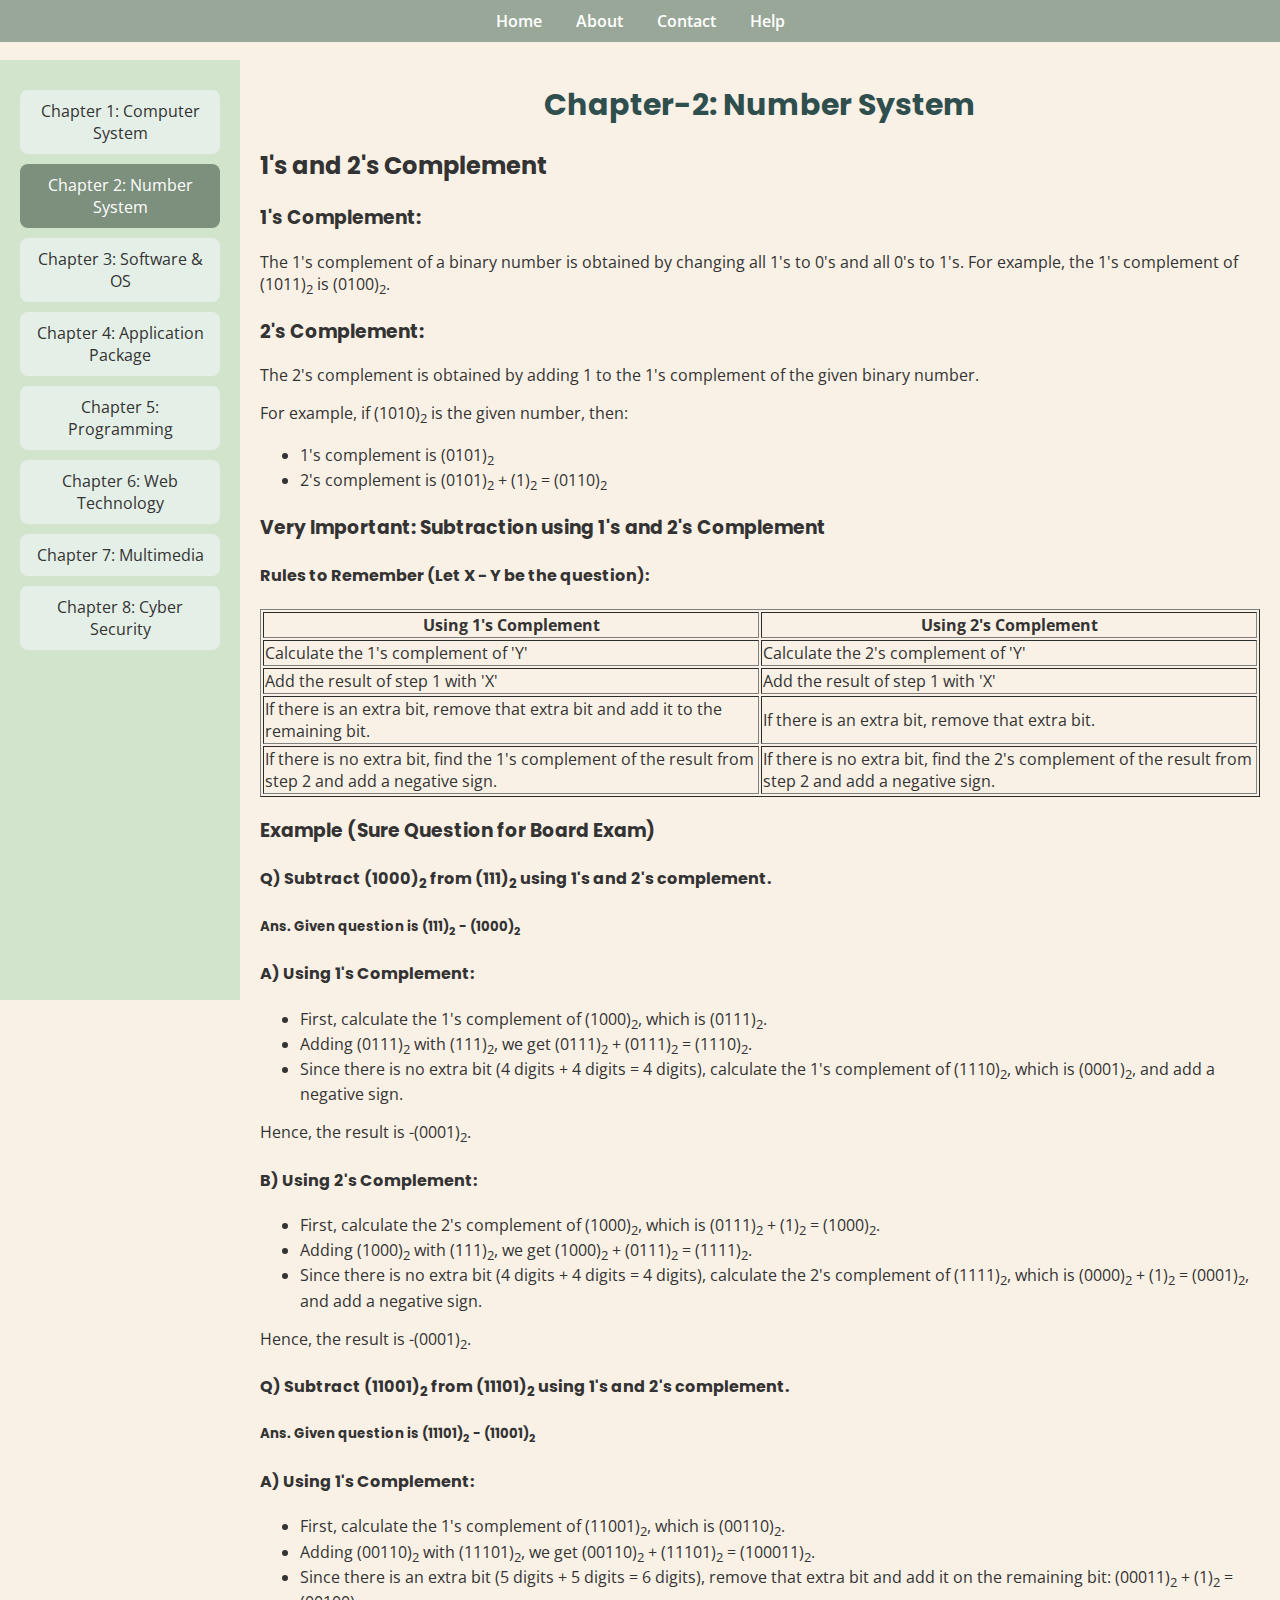
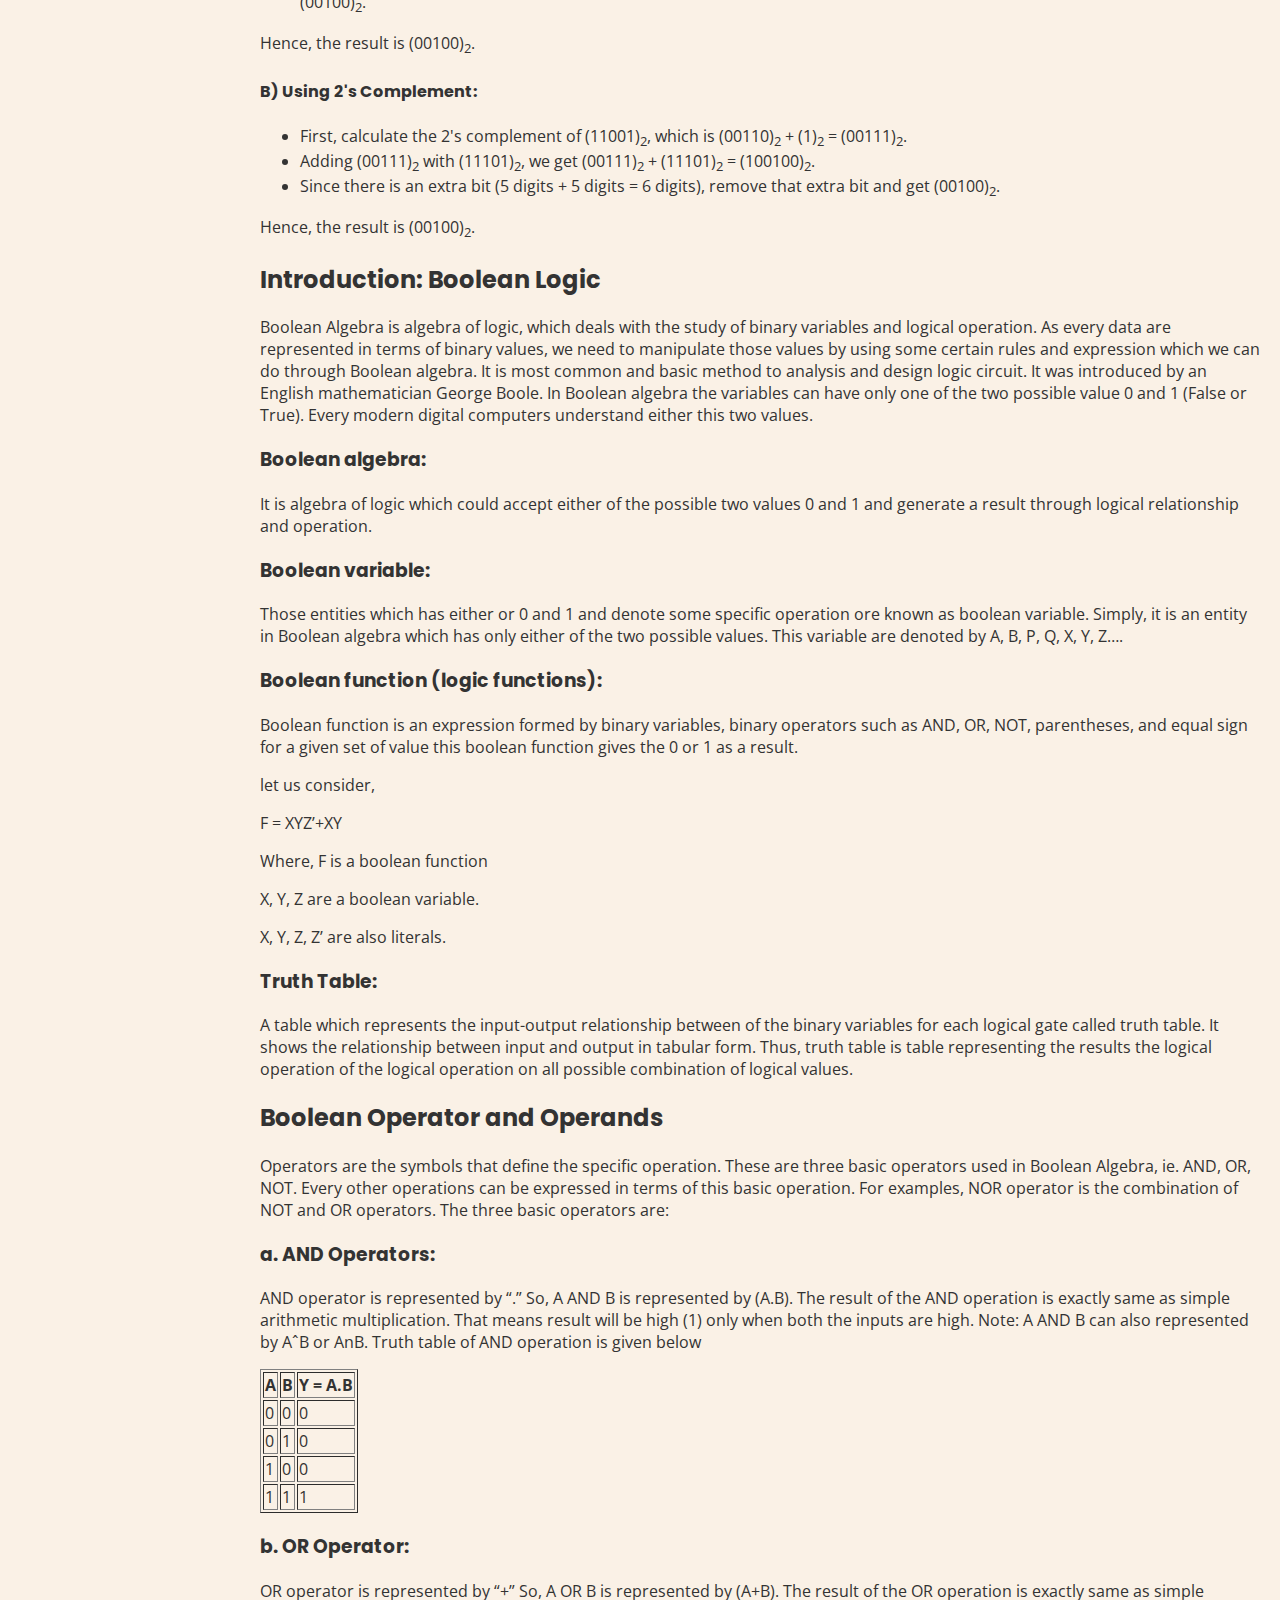
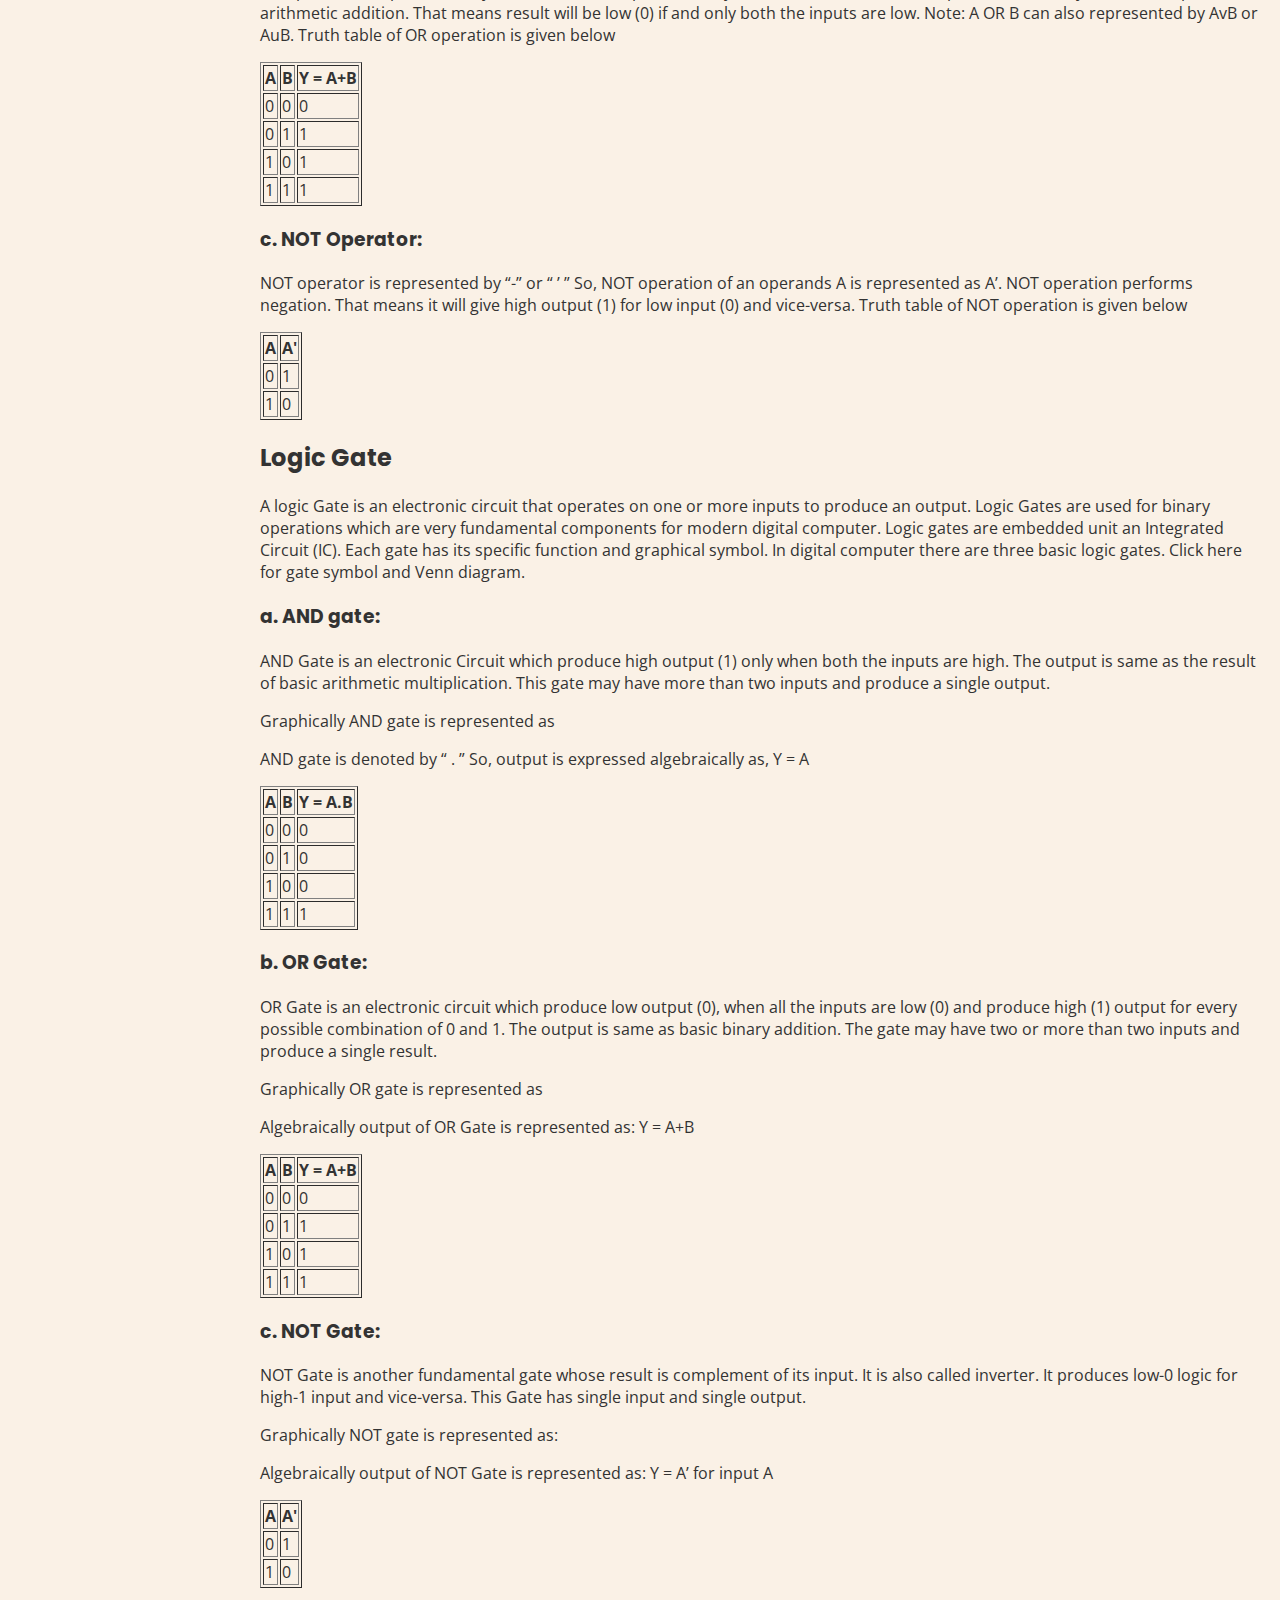
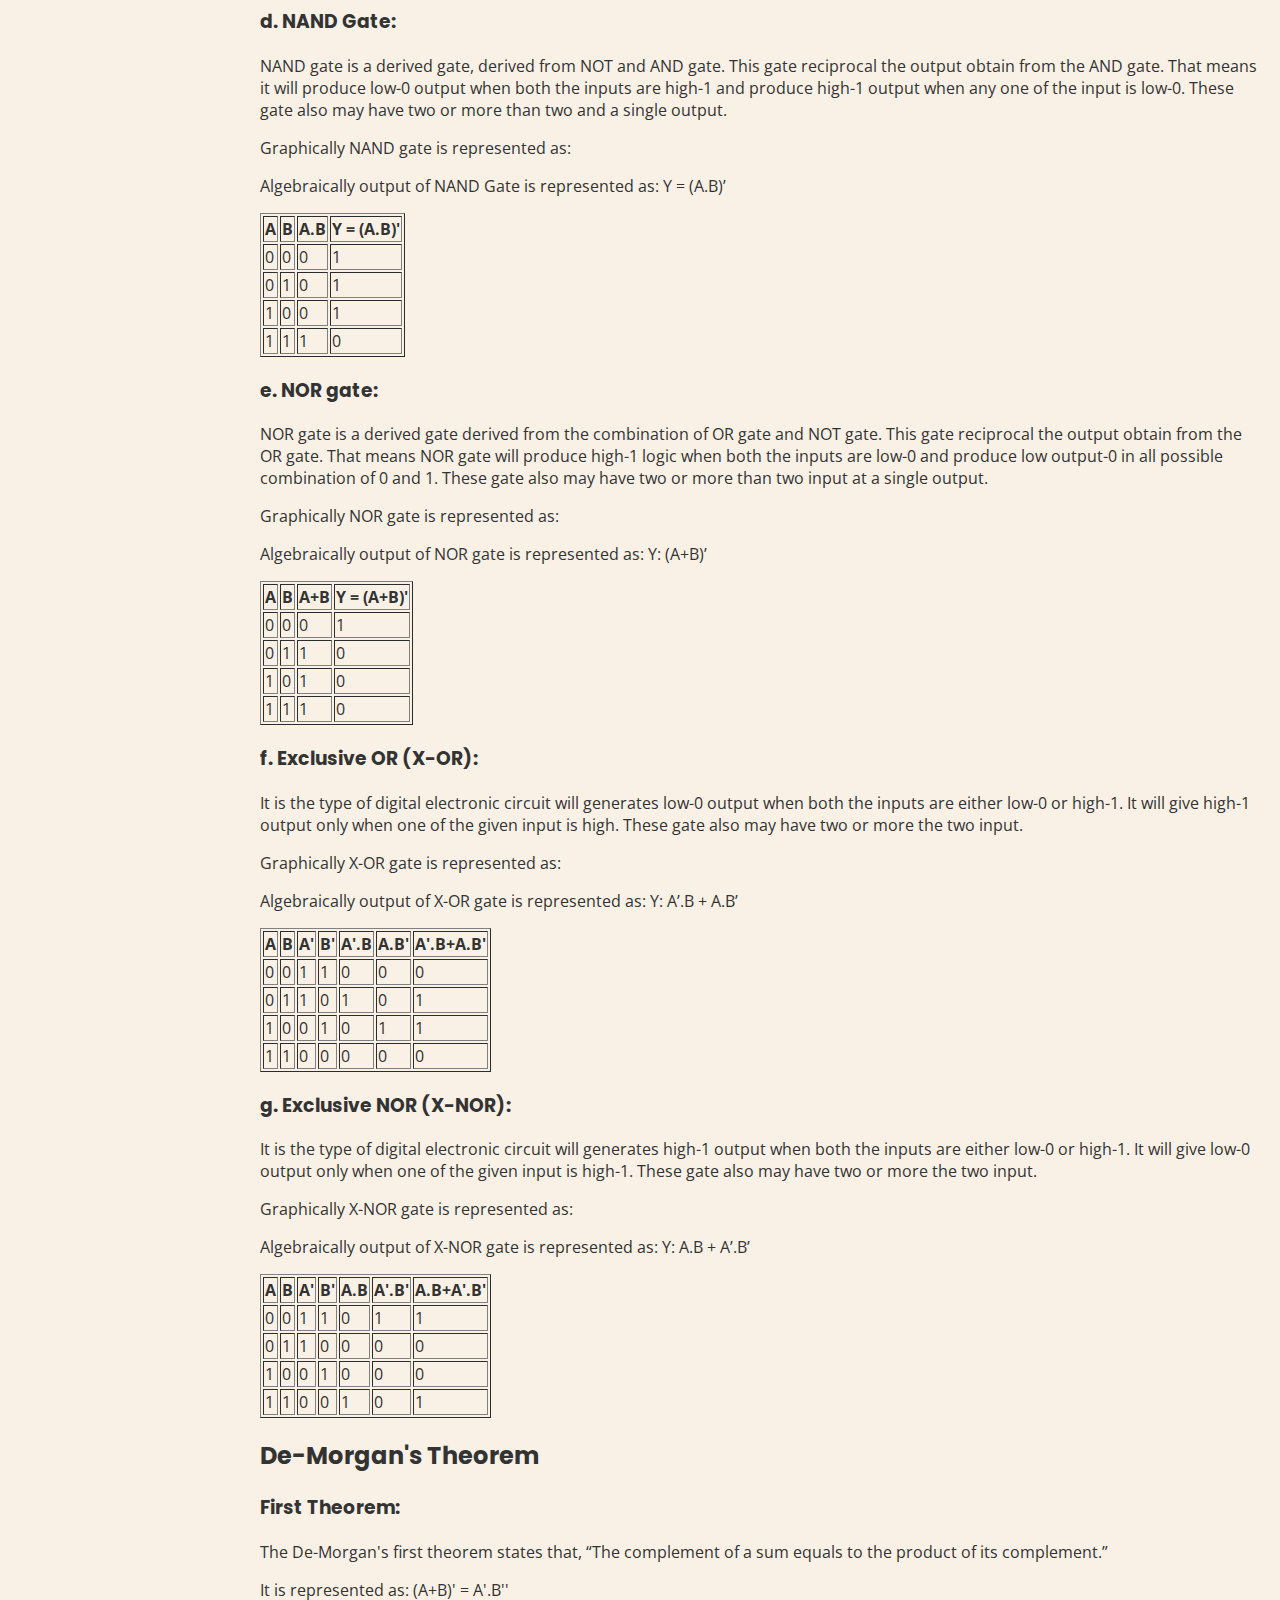
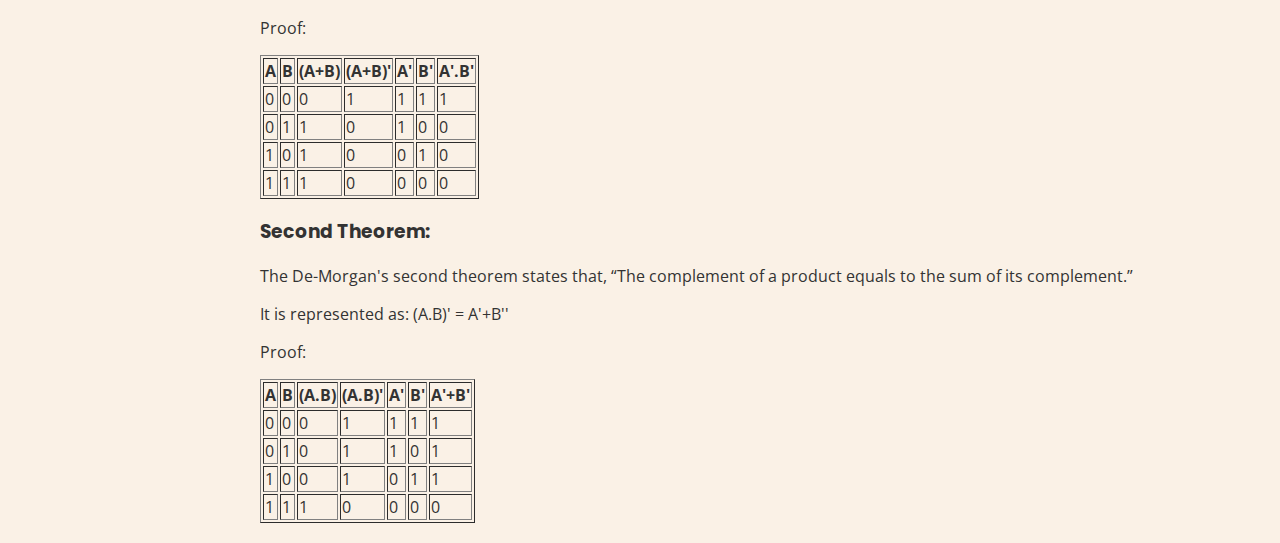
<file: blog/ch-2.html>
<head>
    <meta charset="UTF-8">
    <meta name="viewport" content="width=device-width, initial-scale=1.0">
    <title>Computer </title>
    <link rel="stylesheet" href="style.css">
    <link href="https://fonts.googleapis.com/css2?family=Poppins:wght@400;600&family=Open+Sans:wght@400;600&display=swap" rel="stylesheet">
  </head>
  <body>
    <!-- Vertical Navigation Bar -->
    <nav class="vertical-nav">
      <ul>
        <li><a href="index.html">Home</a></li>
        <li><a href="#">About</a></li>
        <li><a href="#">Contact</a></li>
        <li><a href="#">Help</a></li>
      </ul>
    </nav>
  
    <!-- Horizontal Navigation Bar -->
    <nav class="horizontal-nav">
      <div class="chapter-box"><a href="ch-1.html">Chapter 1: Computer System</a></div>
      <div class="chapter-box" style=" background-color: #7D8F7D; color: #FFFFFF;"><a href="ch-2.html">Chapter 2: Number System</a></div>
      <div class="chapter-box"><a href="ch-3.html">Chapter 3: Software & OS</a></div>
      <div class="chapter-box"><a href="ch-4.html">Chapter 4: Application Package</a></div>
      <div class="chapter-box"><a href="ch-5.html">Chapter 5: Programming</a></div>
      <div class="chapter-box"><a href="ch-6.html">Chapter 6: Web Technology</a></div>
      <div class="chapter-box"><a href="ch-7.html">Chapter 7: Multimedia</a></div>
      <div class="chapter-box"><a href="ch-8.html">Chapter 8: Cyber Security</a></div>
    </nav>
  
    <!-- Content Area -->
    <div class="content">
        <h1>Chapter-2: Number System</h1>
        <h2>1's and 2's Complement</h2>

<h3>1's Complement:</h3>
<p>The 1's complement of a binary number is obtained by changing all 1's to 0's and all 0's to 1's. For example, the 1's complement of (1011)<sub>2</sub> is (0100)<sub>2</sub>.</p>

<h3>2's Complement:</h3>
<p>The 2's complement is obtained by adding 1 to the 1's complement of the given binary number.</p>
<p>For example, if (1010)<sub>2</sub> is the given number, then:</p>
<ul>
    <li>1's complement is (0101)<sub>2</sub></li>
    <li>2's complement is (0101)<sub>2</sub> + (1)<sub>2</sub> = (0110)<sub>2</sub></li>
</ul>

<h3>Very Important: Subtraction using 1's and 2's Complement</h3>

<h4>Rules to Remember (Let X - Y be the question):</h4>
<table border="1">
    <thead>
        <tr>
            <th>Using 1's Complement</th>
            <th>Using 2's Complement</th>
        </tr>
    </thead>
    <tbody>
        <tr>
            <td>Calculate the 1's complement of 'Y'</td>
            <td>Calculate the 2's complement of 'Y'</td>
        </tr>
        <tr>
            <td>Add the result of step 1 with 'X'</td>
            <td>Add the result of step 1 with 'X'</td>
        </tr>
        <tr>
            <td>If there is an extra bit, remove that extra bit and add it to the remaining bit.</td>
            <td>If there is an extra bit, remove that extra bit.</td>
        </tr>
        <tr>
            <td>If there is no extra bit, find the 1's complement of the result from step 2 and add a negative sign.</td>
            <td>If there is no extra bit, find the 2's complement of the result from step 2 and add a negative sign.</td>
        </tr>
    </tbody>
</table>

<h3>Example (Sure Question for Board Exam)</h3>

<h4>Q) Subtract (1000)<sub>2</sub> from (111)<sub>2</sub> using 1's and 2's complement.</h4>

<h5>Ans. Given question is (111)<sub>2</sub> - (1000)<sub>2</sub></h5>

<h4>A) Using 1's Complement:</h4>
<ul>
    <li>First, calculate the 1's complement of (1000)<sub>2</sub>, which is (0111)<sub>2</sub>.</li>
    <li>Adding (0111)<sub>2</sub> with (111)<sub>2</sub>, we get (0111)<sub>2</sub> + (0111)<sub>2</sub> = (1110)<sub>2</sub>.</li>
    <li>Since there is no extra bit (4 digits + 4 digits = 4 digits), calculate the 1's complement of (1110)<sub>2</sub>, which is (0001)<sub>2</sub>, and add a negative sign.</li>
</ul>
<p>Hence, the result is -(0001)<sub>2</sub>.</p>

<h4>B) Using 2's Complement:</h4>
<ul>
    <li>First, calculate the 2's complement of (1000)<sub>2</sub>, which is (0111)<sub>2</sub> + (1)<sub>2</sub> = (1000)<sub>2</sub>.</li>
    <li>Adding (1000)<sub>2</sub> with (111)<sub>2</sub>, we get (1000)<sub>2</sub> + (0111)<sub>2</sub> = (1111)<sub>2</sub>.</li>
    <li>Since there is no extra bit (4 digits + 4 digits = 4 digits), calculate the 2's complement of (1111)<sub>2</sub>, which is (0000)<sub>2</sub> + (1)<sub>2</sub> = (0001)<sub>2</sub>, and add a negative sign.</li>
</ul>
<p>Hence, the result is -(0001)<sub>2</sub>.</p>

<h4>Q) Subtract (11001)<sub>2</sub> from (11101)<sub>2</sub> using 1's and 2's complement.</h4>

<h5>Ans. Given question is (11101)<sub>2</sub> - (11001)<sub>2</sub></h5>

<h4>A) Using 1's Complement:</h4>
<ul>
    <li>First, calculate the 1's complement of (11001)<sub>2</sub>, which is (00110)<sub>2</sub>.</li>
    <li>Adding (00110)<sub>2</sub> with (11101)<sub>2</sub>, we get (00110)<sub>2</sub> + (11101)<sub>2</sub> = (100011)<sub>2</sub>.</li>
    <li>Since there is an extra bit (5 digits + 5 digits = 6 digits), remove that extra bit and add it on the remaining bit: (00011)<sub>2</sub> + (1)<sub>2</sub> = (00100)<sub>2</sub>.</li>
</ul>
<p>Hence, the result is (00100)<sub>2</sub>.</p>

<h4>B) Using 2's Complement:</h4>
<ul>
    <li>First, calculate the 2's complement of (11001)<sub>2</sub>, which is (00110)<sub>2</sub> + (1)<sub>2</sub> = (00111)<sub>2</sub>.</li>
    <li>Adding (00111)<sub>2</sub> with (11101)<sub>2</sub>, we get (00111)<sub>2</sub> + (11101)<sub>2</sub> = (100100)<sub>2</sub>.</li>
    <li>Since there is an extra bit (5 digits + 5 digits = 6 digits), remove that extra bit and get (00100)<sub>2</sub>.</li>
</ul>
<p>Hence, the result is (00100)<sub>2</sub>.</p>
<h2>Introduction: Boolean Logic</h2>

<p>Boolean Algebra is algebra of logic, which deals with the study of binary variables and logical operation. As every data are represented in terms of binary values, we need to manipulate those values by using some certain rules and expression which we can do through Boolean algebra. It is most common and basic method to analysis and design logic circuit. It was introduced by an English mathematician George Boole. In Boolean algebra the variables can have only one of the two possible value 0 and 1 (False or True). Every modern digital computers understand either this two values.</p>

<h3>Boolean algebra:</h3>
<p>It is algebra of logic which could accept either of the possible two values 0 and 1 and generate a result through logical relationship and operation.</p>

<h3>Boolean variable:</h3>
<p>Those entities which has either or 0 and 1 and denote some specific operation ore known as boolean variable. Simply, it is an entity in Boolean algebra which has only either of the two possible values. This variable are denoted by A, B, P, Q, X, Y, Z….</p>

<h3>Boolean function (logic functions):</h3>
<p>Boolean function is an expression formed by binary variables, binary operators such as AND, OR, NOT, parentheses, and equal sign for a given set of value this boolean function gives the 0 or 1 as a result.</p>

<p>let us consider,</p>

<p>F = XYZ’+XY</p>

<p>Where, F is a boolean function</p>
<p>X, Y, Z are a boolean variable.</p>
<p>X, Y, Z, Z’ are also literals.</p>

<h3>Truth Table:</h3>
<p>A table which represents the input-output relationship between of the binary variables for each logical gate called truth table. It shows the relationship between input and output in tabular form. Thus, truth table is table representing the results the logical operation of the logical operation on all possible combination of logical values.</p>

<h2>Boolean Operator and Operands</h2>

<p>Operators are the symbols that define the specific operation. These are three basic operators used in Boolean Algebra, ie. AND, OR, NOT. Every other operations can be expressed in terms of this basic operation. For examples, NOR operator is the combination of NOT and OR operators. The three basic operators are:</p>

<h3>a. AND Operators:</h3>
<p>AND operator is represented by “.” So, A AND B is represented by (A.B). The result of the AND operation is exactly same as simple arithmetic multiplication. That means result will be high (1) only when both the inputs are high. Note: A AND B can also represented by AˆB or AnB. Truth table of AND operation is given below</p>

<table border="1">
    <tr>
        <th>A</th>
        <th>B</th>
        <th>Y = A.B</th>
    </tr>
    <tr>
        <td>0</td>
        <td>0</td>
        <td>0</td>
    </tr>
    <tr>
        <td>0</td>
        <td>1</td>
        <td>0</td>
    </tr>
    <tr>
        <td>1</td>
        <td>0</td>
        <td>0</td>
    </tr>
    <tr>
        <td>1</td>
        <td>1</td>
        <td>1</td>
    </tr>
</table>

<h3>b. OR Operator:</h3>
<p>OR operator is represented by “+” So, A OR B is represented by (A+B). The result of the OR operation is exactly same as simple arithmetic addition. That means result will be low (0) if and only both the inputs are low. Note: A OR B can also represented by AvB or AuB. Truth table of OR operation is given below</p>

<table border="1">
    <tr>
        <th>A</th>
        <th>B</th>
        <th>Y = A+B</th>
    </tr>
    <tr>
        <td>0</td>
        <td>0</td>
        <td>0</td>
    </tr>
    <tr>
        <td>0</td>
        <td>1</td>
        <td>1</td>
    </tr>
    <tr>
        <td>1</td>
        <td>0</td>
        <td>1</td>
    </tr>
    <tr>
        <td>1</td>
        <td>1</td>
        <td>1</td>
    </tr>
</table>

<h3>c. NOT Operator:</h3>
<p>NOT operator is represented by “-” or “ ’ ”  So, NOT operation of an operands A is represented as A’. NOT operation performs negation. That means it will give high output (1) for low input (0) and vice-versa. Truth table of NOT operation is given below</p>

<table border="1">
    <tr>
        <th>A</th>
        <th>A'</th>
    </tr>
    <tr>
        <td>0</td>
        <td>1</td>
    </tr>
    <tr>
        <td>1</td>
        <td>0</td>
    </tr>
</table>

<h2>Logic Gate</h2>

<p>A logic Gate is an electronic circuit that operates on one or more inputs to produce an output. Logic Gates are used for binary operations which are very fundamental components for modern digital computer. Logic gates are embedded unit an Integrated Circuit (IC). Each gate has its specific function and graphical symbol. In digital computer there are three basic logic gates. Click here for gate symbol and Venn diagram.</p>

<h3>a. AND gate:</h3>
<p>AND Gate is an electronic Circuit which produce high output (1) only when both the inputs are high. The output is same as the result of basic arithmetic multiplication. This gate may have more than two inputs and produce a single output.</p>

<p>Graphically AND gate is represented as</p>
<p>AND gate is denoted by “ . ” So, output is expressed algebraically as, Y = A</p>

<table border="1">
    <tr>
        <th>A</th>
        <th>B</th>
        <th>Y = A.B</th>
    </tr>
    <tr>
        <td>0</td>
        <td>0</td>
        <td>0</td>
    </tr>
    <tr>
        <td>0</td>
        <td>1</td>
        <td>0</td>
    </tr>
    <tr>
        <td>1</td>
        <td>0</td>
        <td>0</td>
    </tr>
    <tr>
        <td>1</td>
        <td>1</td>
        <td>1</td>
    </tr>
</table>

<h3>b. OR Gate:</h3>
<p>OR Gate is an electronic circuit which produce low output (0), when all the inputs are low (0) and produce high (1) output for every possible combination of 0 and 1. The output is same as basic binary addition. The gate may have two or more than two inputs and produce a single result.</p>

<p>Graphically OR gate is represented as</p>

<p>Algebraically output of OR Gate is represented as: Y = A+B</p>

<table border="1">
    <tr>
        <th>A</th>
        <th>B</th>
        <th>Y = A+B</th>
    </tr>
    <tr>
        <td>0</td>
        <td>0</td>
        <td>0</td>
    </tr>
    <tr>
        <td>0</td>
        <td>1</td>
        <td>1</td>
    </tr>
    <tr>
        <td>1</td>
        <td>0</td>
        <td>1</td>
    </tr>
    <tr>
        <td>1</td>
        <td>1</td>
        <td>1</td>
    </tr>
</table>

<h3>c. NOT Gate:</h3>
<p>NOT Gate is another fundamental gate whose result is complement of its input. It is also called inverter. It produces low-0 logic for high-1 input and vice-versa. This Gate has single input and single output.</p>

<p>Graphically NOT gate is represented as:</p>

<p>Algebraically output of NOT Gate is represented as: Y = A’ for input A</p>

<table border="1">
    <tr>
        <th>A</th>
        <th>A'</th>
    </tr>
    <tr>
        <td>0</td>
        <td>1</td>
    </tr>
    <tr>
        <td>1</td>
        <td>0</td>
    </tr>
</table>

<h3>d. NAND Gate:</h3>
<p>NAND gate is a derived gate, derived from NOT and AND gate. This gate reciprocal the output obtain from the AND gate. That means it will produce low-0 output when both the inputs are high-1 and produce high-1 output when any one of the input is low-0. These gate also may have two or more than two and a single output.</p>

<p>Graphically NAND gate is represented as:</p>

<p>Algebraically output of NAND Gate is represented as: Y = (A.B)’</p>

<table border="1">
    <tr>
        <th>A</th>
        <th>B</th>
        <th>A.B</th>
        <th>Y = (A.B)'</th>
    </tr>
    <tr>
        <td>0</td>
        <td>0</td>
        <td>0</td>
        <td>1</td>
    </tr>
    <tr>
        <td>0</td>
        <td>1</td>
        <td>0</td>
        <td>1</td>
    </tr>
    <tr>
        <td>1</td>
        <td>0</td>
        <td>0</td>
        <td>1</td>
    </tr>
    <tr>
        <td>1</td>
        <td>1</td>
        <td>1</td>
        <td>0</td>
    </tr>
</table>

<h3>e. NOR gate:</h3>
<p>NOR gate is a derived gate derived from the combination of OR gate and NOT gate. This gate reciprocal the output obtain from the OR gate. That means NOR gate will produce high-1 logic when both the inputs are low-0 and produce low output-0 in all possible combination of 0 and 1. These gate also may have two or more than two input at a single output.</p>

<p>Graphically NOR gate is represented as:</p>

<p>Algebraically output of NOR gate is represented as: Y: (A+B)’</p>

<table border="1">
    <tr>
        <th>A</th>
        <th>B</th>
        <th>A+B</th>
        <th>Y = (A+B)'</th>
    </tr>
    <tr>
        <td>0</td>
        <td>0</td>
        <td>0</td>
        <td>1</td>
    </tr>
    <tr>
        <td>0</td>
        <td>1</td>
        <td>1</td>
        <td>0</td>
    </tr>
    <tr>
        <td>1</td>
        <td>0</td>
        <td>1</td>
        <td>0</td>
    </tr>
    <tr>
        <td>1</td>
        <td>1</td>
        <td>1</td>
        <td>0</td>
    </tr>
</table>

<h3>f. Exclusive OR (X-OR):</h3>
<p>It is the type of digital electronic circuit will generates low-0 output when both the inputs are either low-0 or high-1. It will give high-1 output only when one of the given input is high. These gate also may have two or more the two input.</p>

<p>Graphically X-OR gate is represented as:</p>

<p>Algebraically output of X-OR gate is represented as: Y: A’.B + A.B’</p>

<table border="1">
    <tr>
        <th>A</th>
        <th>B</th>
        <th>A'</th>
        <th>B'</th>
        <th>A'.B</th>
        <th>A.B'</th>
        <th>A'.B+A.B'</th>
    </tr>
    <tr>
        <td>0</td>
        <td>0</td>
        <td>1</td>
        <td>1</td>
        <td>0</td>
        <td>0</td>
        <td>0</td>
    </tr>
    <tr>
        <td>0</td>
        <td>1</td>
        <td>1</td>
        <td>0</td>
        <td>1</td>
        <td>0</td>
        <td>1</td>
    </tr>
    <tr>
        <td>1</td>
        <td>0</td>
        <td>0</td>
        <td>1</td>
        <td>0</td>
        <td>1</td>
        <td>1</td>
    </tr>
    <tr>
        <td>1</td>
        <td>1</td>
        <td>0</td>
        <td>0</td>
        <td>0</td>
        <td>0</td>
        <td>0</td>
    </tr>
</table>

<h3>g. Exclusive NOR (X-NOR):</h3>
<p>It is the type of digital electronic circuit will generates high-1 output when both the inputs are either low-0 or high-1. It will give low-0 output only when one of the given input is high-1. These gate also may have two or more the two input.</p>

<p>Graphically X-NOR gate is represented as:</p>

<p>Algebraically output of X-NOR gate is represented as: Y: A.B + A’.B’</p>

<table border="1">
    <tr>
        <th>A</th>
        <th>B</th>
        <th>A'</th>
        <th>B'</th>
        <th>A.B</th>
        <th>A'.B'</th>
        <th>A.B+A'.B'</th>
    </tr>
    <tr>
        <td>0</td>
        <td>0</td>
        <td>1</td>
        <td>1</td>
        <td>0</td>
        <td>1</td>
        <td>1</td>
    </tr>
    <tr>
        <td>0</td>
        <td>1</td>
        <td>1</td>
        <td>0</td>
        <td>0</td>
        <td>0</td>
        <td>0</td>
    </tr>
    <tr>
        <td>1</td>
        <td>0</td>
        <td>0</td>
        <td>1</td>
        <td>0</td>
        <td>0</td>
        <td>0</td>
    </tr>
    <tr>
        <td>1</td>
        <td>1</td>
        <td>0</td>
        <td>0</td>
        <td>1</td>
        <td>0</td>
        <td>1</td>
    </tr>
</table>

<h2>De-Morgan's Theorem</h2>

<h3>First Theorem:</h3>
<p>The De-Morgan's first theorem states that, “The complement of a sum equals to the product of its complement.”</p>

<p>It is represented as: (A+B)' = A'.B''</p>

<p>Proof:</p>

<table border="1">
    <tr>
        <th>A</th>
        <th>B</th>
        <th>(A+B)</th>
        <th>(A+B)'</th>
        <th>A'</th>
        <th>B'</th>
        <th>A'.B'</th>
    </tr>
    <tr>
        <td>0</td>
        <td>0</td>
        <td>0</td>
        <td>1</td>
        <td>1</td>
        <td>1</td>
        <td>1</td>
    </tr>
    <tr>
        <td>0</td>
        <td>1</td>
        <td>1</td>
        <td>0</td>
        <td>1</td>
        <td>0</td>
        <td>0</td>
    </tr>
    <tr>
        <td>1</td>
        <td>0</td>
        <td>1</td>
        <td>0</td>
        <td>0</td>
        <td>1</td>
        <td>0</td>
    </tr>
    <tr>
        <td>1</td>
        <td>1</td>
        <td>1</td>
        <td>0</td>
        <td>0</td>
        <td>0</td>
        <td>0</td>
    </tr>
</table>

<h3>Second Theorem:</h3>
<p>The De-Morgan's second theorem states that, “The complement of a product equals to the sum of its complement.”</p>

<p>It is represented as: (A.B)' = A'+B''</p>

<p>Proof:</p>

<table border="1">
    <tr>
        <th>A</th>
        <th>B</th>
        <th>(A.B)</th>
        <th>(A.B)'</th>
        <th>A'</th>
        <th>B'</th>
        <th>A'+B'</th>
    </tr>
    <tr>
        <td>0</td>
        <td>0</td>
        <td>0</td>
        <td>1</td>
        <td>1</td>
        <td>1</td>
        <td>1</td>
    </tr>
    <tr>
        <td>0</td>
        <td>1</td>
        <td>0</td>
        <td>1</td>
        <td>1</td>
        <td>0</td>
        <td>1</td>
    </tr>
    <tr>
        <td>1</td>
        <td>0</td>
        <td>0</td>
        <td>1</td>
        <td>0</td>
        <td>1</td>
        <td>1</td>
    </tr>
    <tr>
        <td>1</td>
        <td>1</td>
        <td>1</td>
        <td>0</td>
        <td>0</td>
        <td>0</td>
        <td>0</td>
    </tr>
</table>
    </div>

  </body>
  </html>
</file>
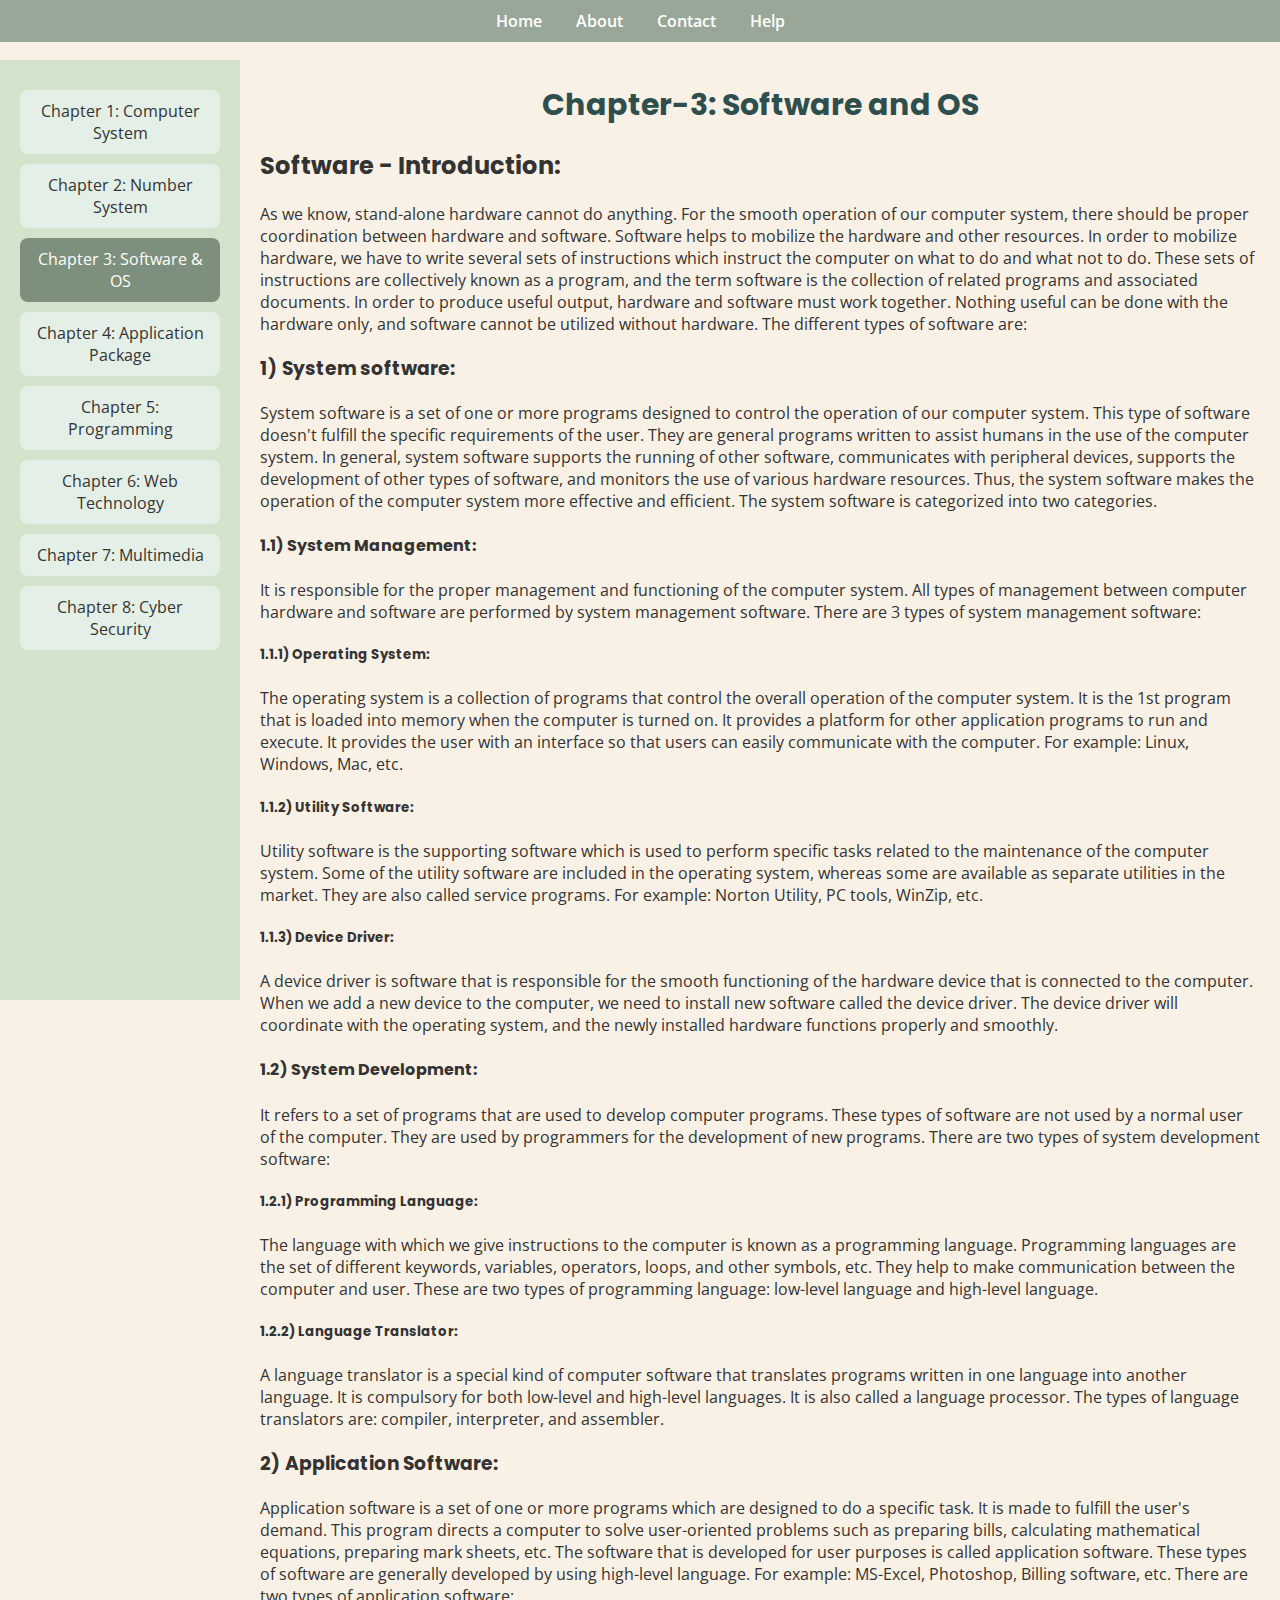
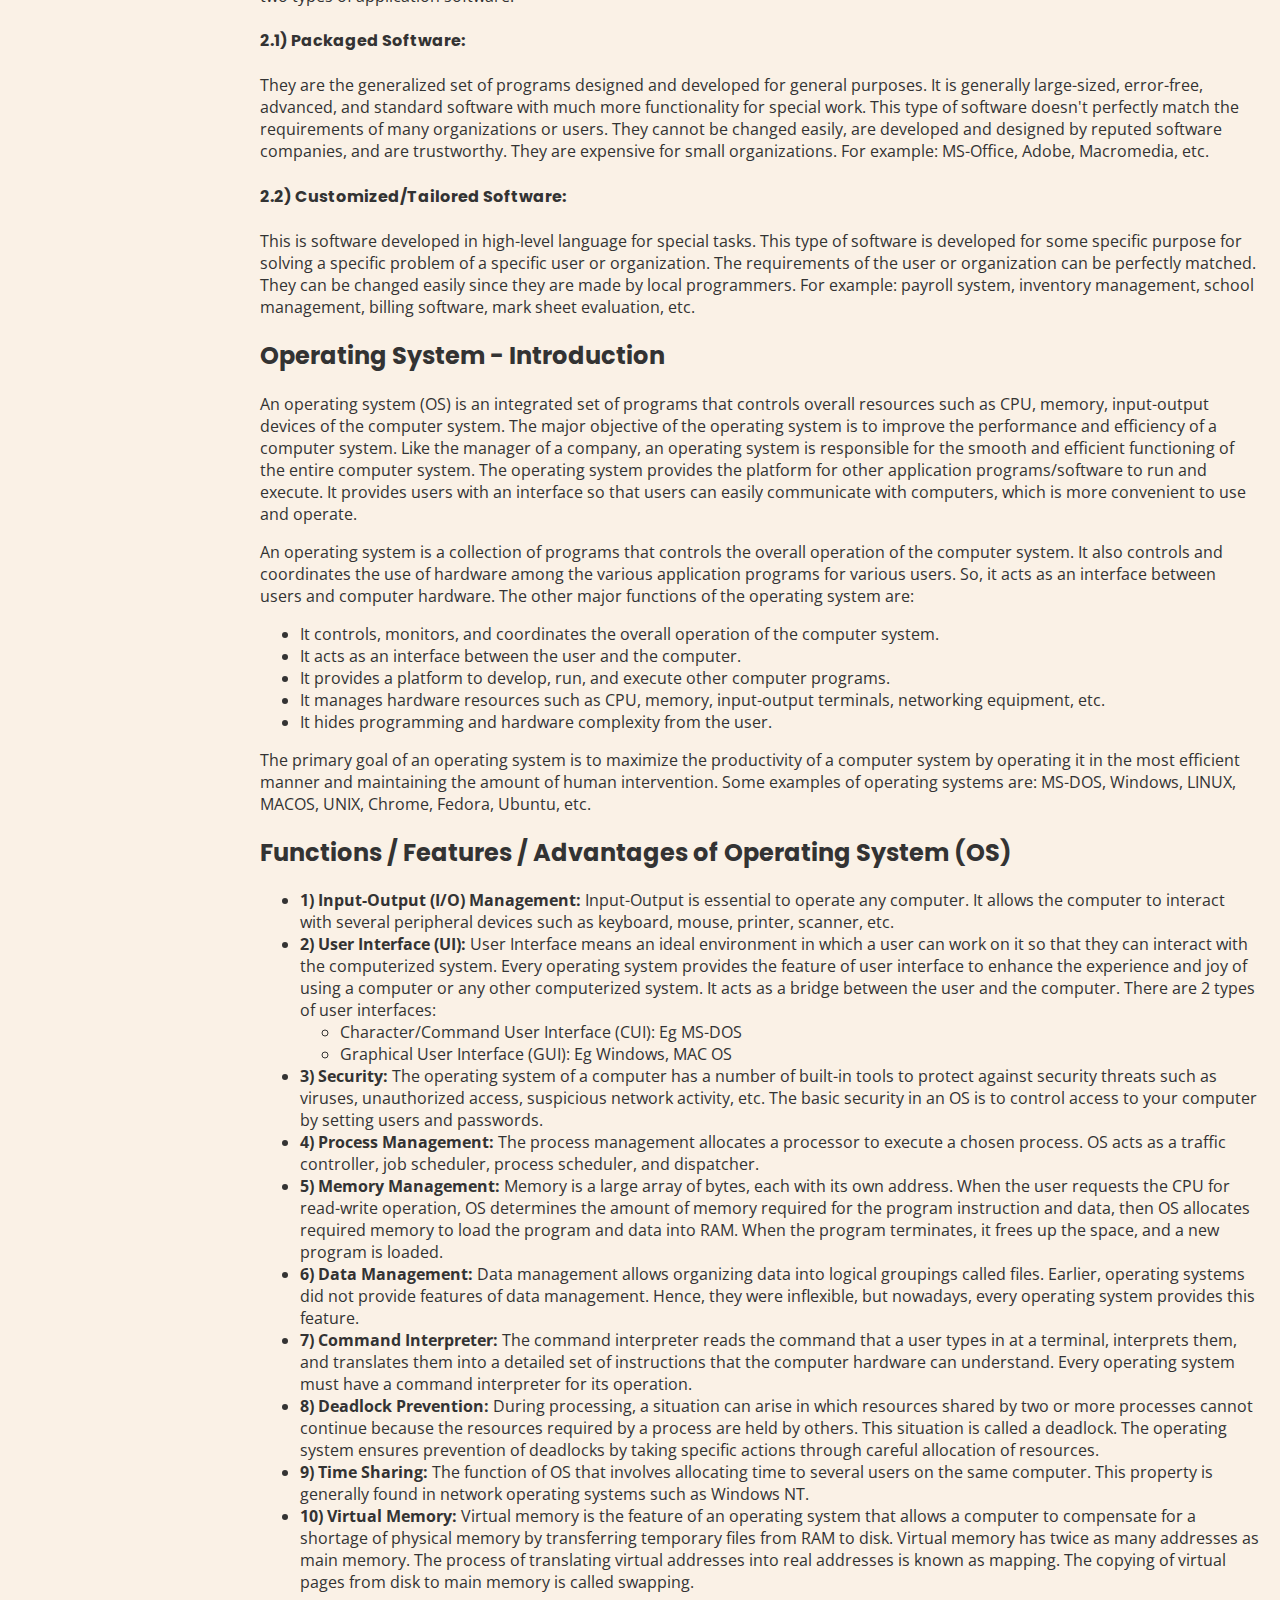
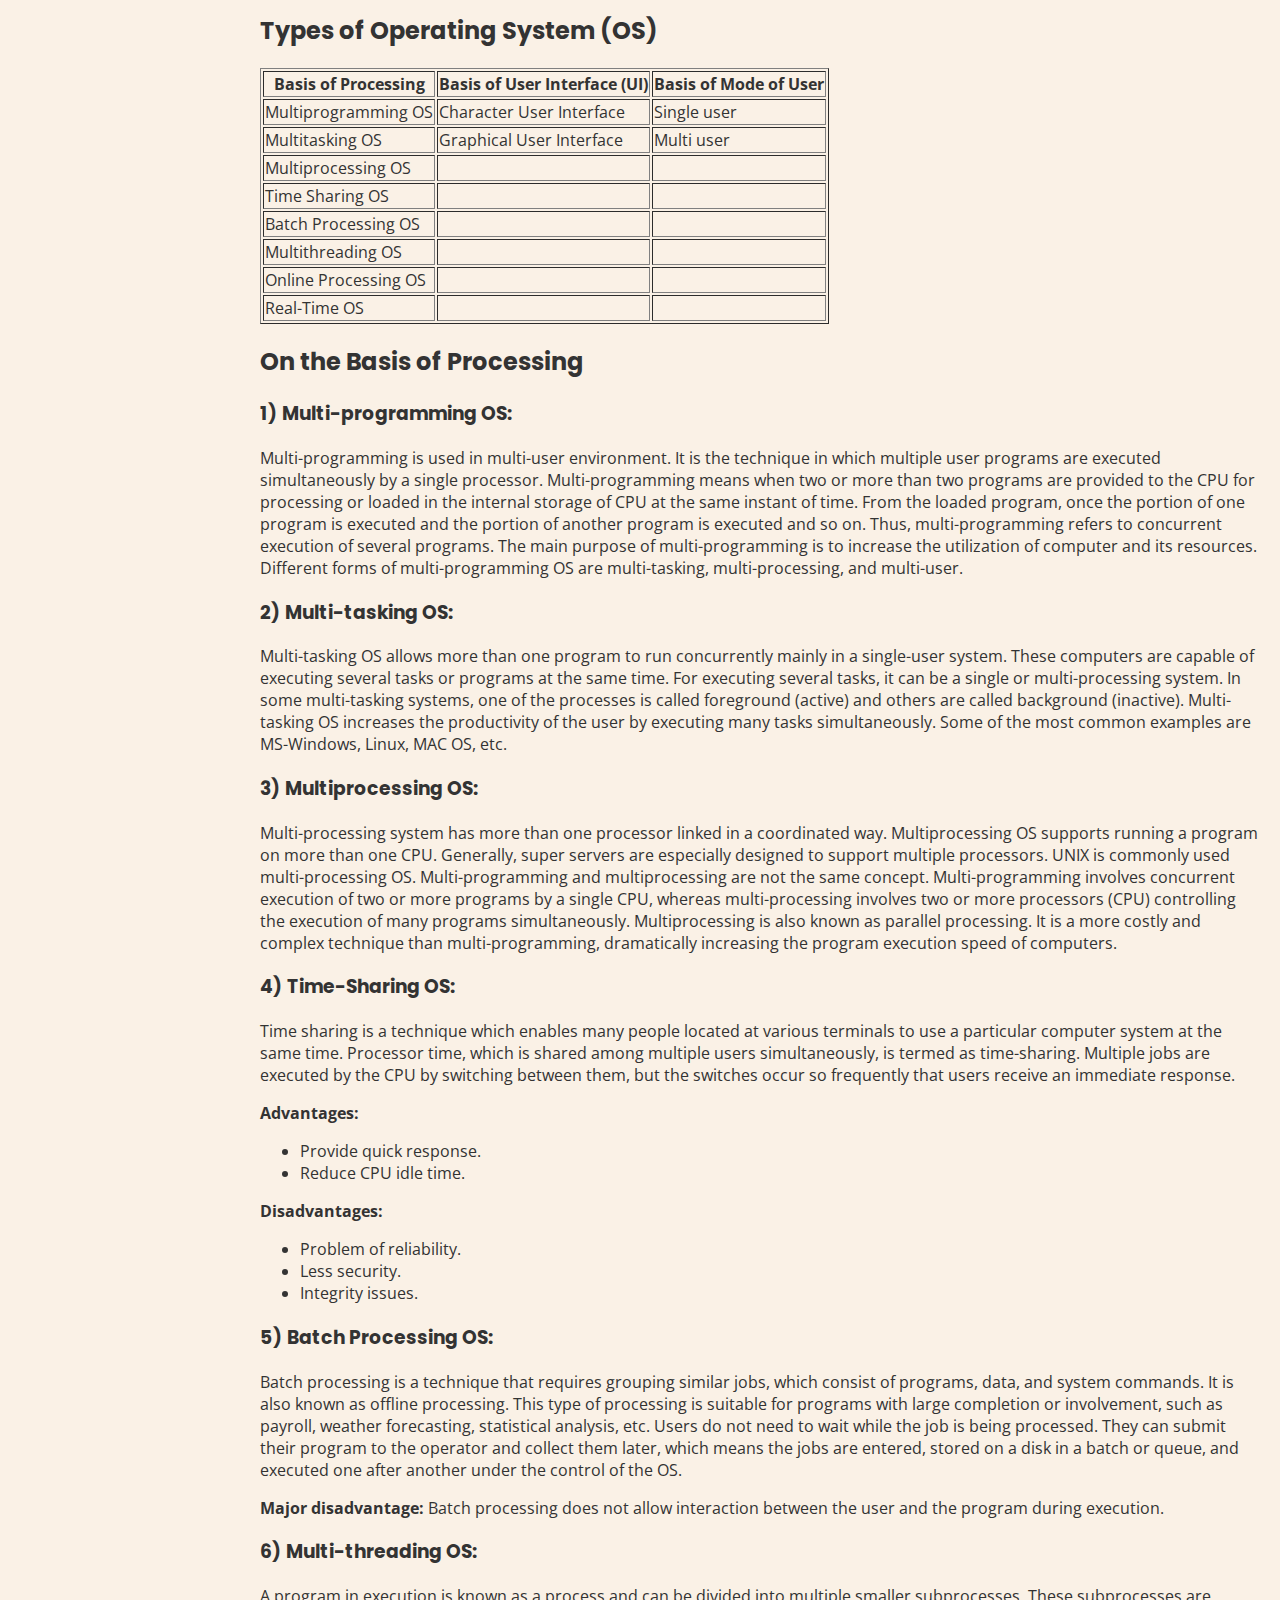
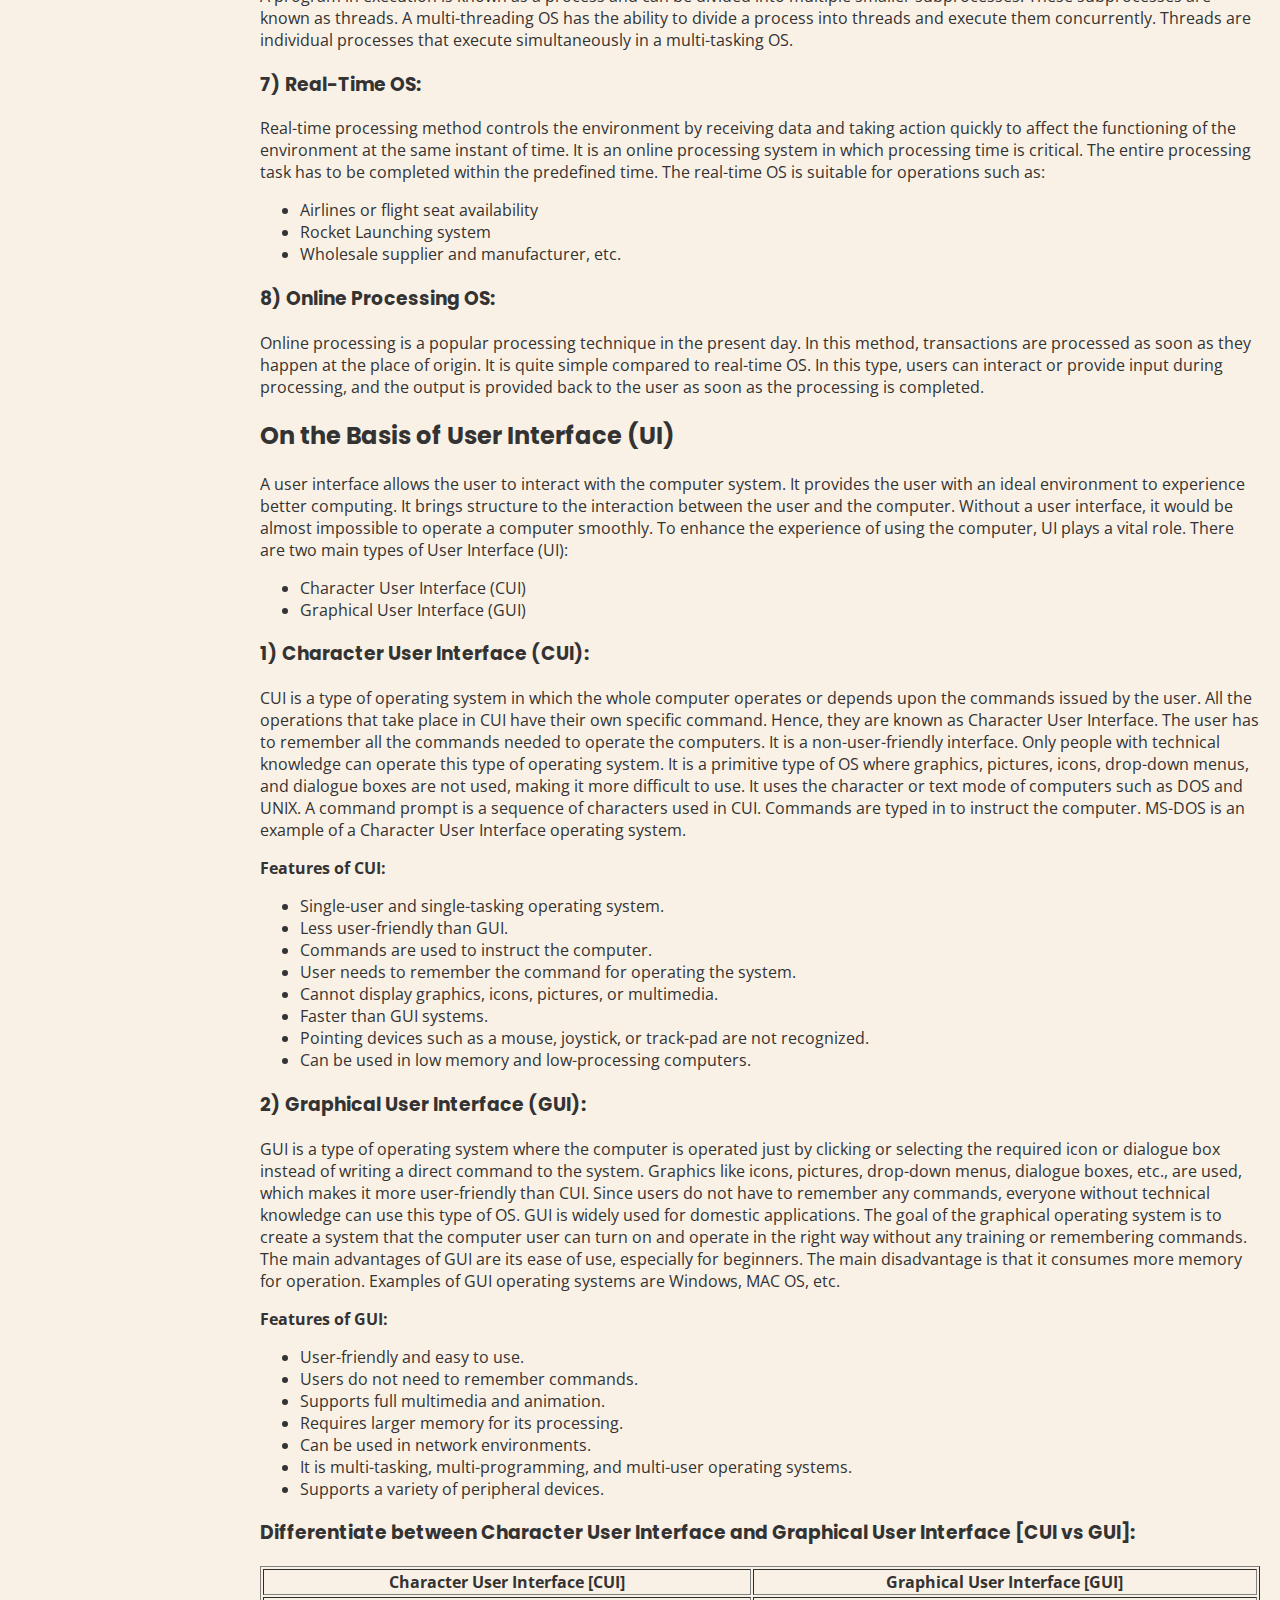
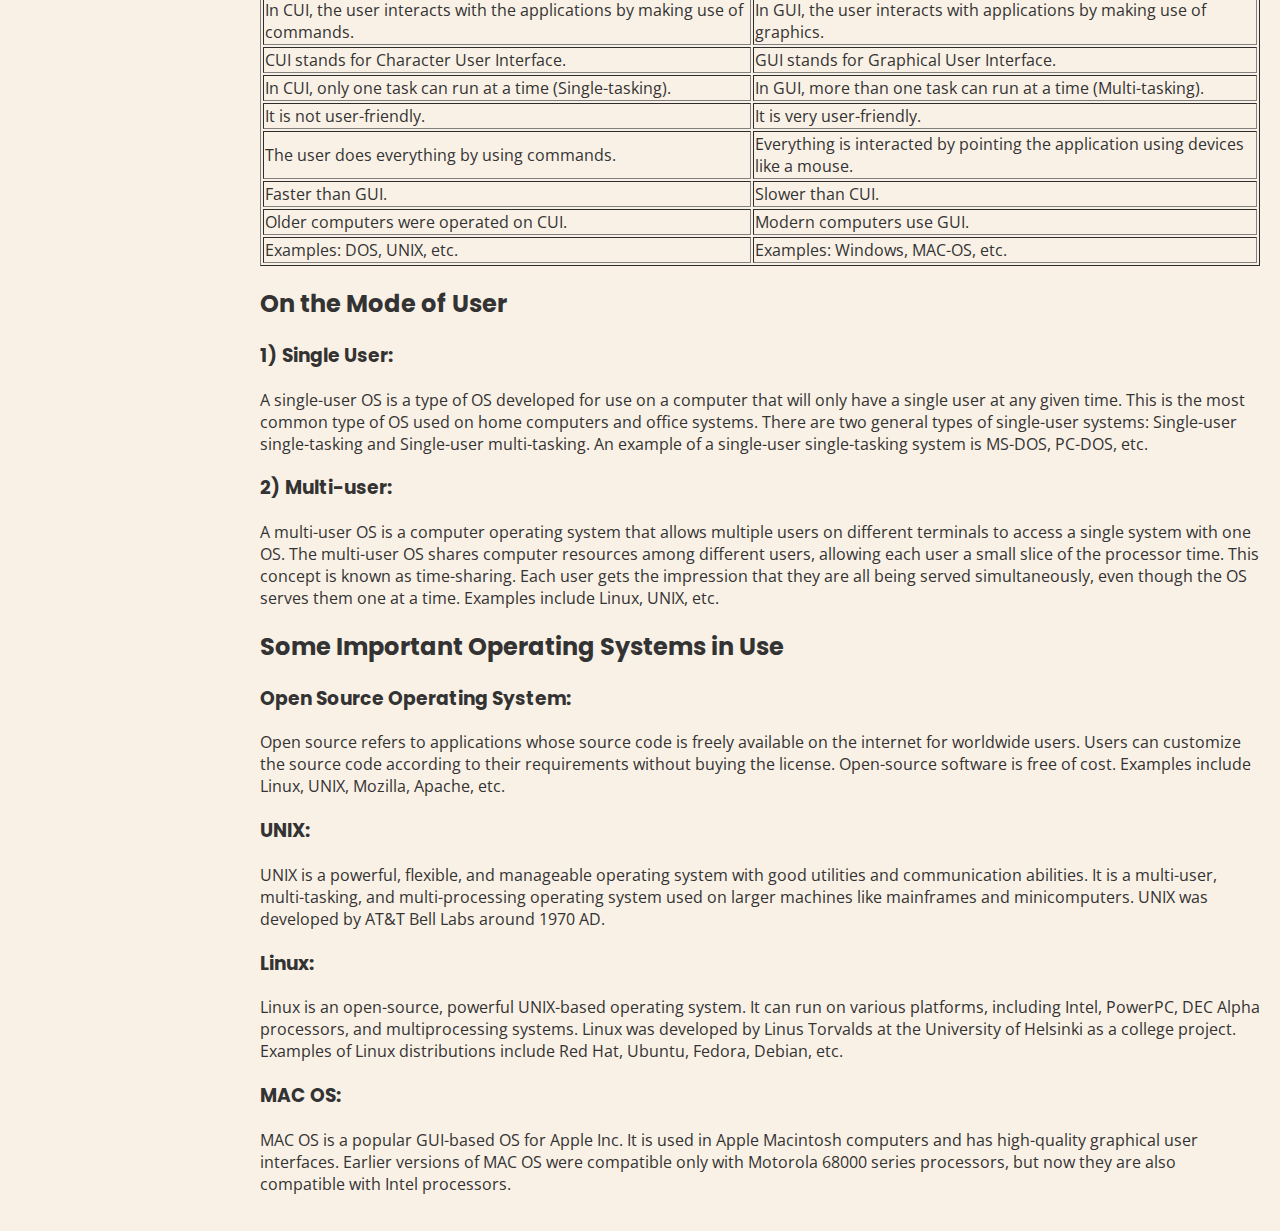
<file: blog/ch-3.html>
<head>
    <meta charset="UTF-8">
    <meta name="viewport" content="width=device-width, initial-scale=1.0">
    <title>Computer </title>
    <link rel="stylesheet" href="style.css">
    <link href="https://fonts.googleapis.com/css2?family=Poppins:wght@400;600&family=Open+Sans:wght@400;600&display=swap" rel="stylesheet">
  </head>
  <body>
    <!-- Vertical Navigation Bar -->
    <nav class="vertical-nav">
      <ul>
        <li><a href="index.html">Home</a></li>
        <li><a href="#">About</a></li>
        <li><a href="#">Contact</a></li>
        <li><a href="#">Help</a></li>
      </ul>
    </nav>
  
    <!-- Horizontal Navigation Bar -->
    <nav class="horizontal-nav">
      <div class="chapter-box"><a href="ch-1.html">Chapter 1: Computer System</a></div>
      <div class="chapter-box"><a href="ch-2.html">Chapter 2: Number System</a></div>
      <div class="chapter-box" style=" background-color: #7D8F7D; color: #FFFFFF;"><a href="ch-3.html">Chapter 3: Software & OS</a></div>
      <div class="chapter-box"><a href="ch-4.html">Chapter 4: Application Package</a></div>
      <div class="chapter-box"><a href="ch-5.html">Chapter 5: Programming</a></div>
      <div class="chapter-box"><a href="ch-6.html">Chapter 6: Web Technology</a></div>
      <div class="chapter-box"><a href="ch-7.html">Chapter 7: Multimedia</a></div>
      <div class="chapter-box"><a href="ch-8.html">Chapter 8: Cyber Security</a></div>
    </nav>
  
    <!-- Content Area -->
    <div class="content">
        <h1>Chapter-3: Software and OS</h1>
        <h2>Software - Introduction:</h2>
        <p>As we know, stand-alone hardware cannot do anything. For the smooth operation of our computer system, there should be proper coordination between hardware and software. Software helps to mobilize the hardware and other resources. In order to mobilize hardware, we have to write several sets of instructions which instruct the computer on what to do and what not to do. These sets of instructions are collectively known as a program, and the term software is the collection of related programs and associated documents. In order to produce useful output, hardware and software must work together. Nothing useful can be done with the hardware only, and software cannot be utilized without hardware. The different types of software are:</p>
        
        <h3>1) System software:</h3>
        <p>System software is a set of one or more programs designed to control the operation of our computer system. This type of software doesn't fulfill the specific requirements of the user. They are general programs written to assist humans in the use of the computer system. In general, system software supports the running of other software, communicates with peripheral devices, supports the development of other types of software, and monitors the use of various hardware resources. Thus, the system software makes the operation of the computer system more effective and efficient. The system software is categorized into two categories.</p>
    
        <h4>1.1) System Management:</h4>
        <p>It is responsible for the proper management and functioning of the computer system. All types of management between computer hardware and software are performed by system management software. There are 3 types of system management software:</p>
    
        <h5>1.1.1) Operating System:</h5>
        <p>The operating system is a collection of programs that control the overall operation of the computer system. It is the 1st program that is loaded into memory when the computer is turned on. It provides a platform for other application programs to run and execute. It provides the user with an interface so that users can easily communicate with the computer. For example: Linux, Windows, Mac, etc.</p>
    
        <h5>1.1.2) Utility Software:</h5>
        <p>Utility software is the supporting software which is used to perform specific tasks related to the maintenance of the computer system. Some of the utility software are included in the operating system, whereas some are available as separate utilities in the market. They are also called service programs. For example: Norton Utility, PC tools, WinZip, etc.</p>
    
        <h5>1.1.3) Device Driver:</h5>
        <p>A device driver is software that is responsible for the smooth functioning of the hardware device that is connected to the computer. When we add a new device to the computer, we need to install new software called the device driver. The device driver will coordinate with the operating system, and the newly installed hardware functions properly and smoothly.</p>
    
        <h4>1.2) System Development:</h4>
        <p>It refers to a set of programs that are used to develop computer programs. These types of software are not used by a normal user of the computer. They are used by programmers for the development of new programs. There are two types of system development software:</p>
    
        <h5>1.2.1) Programming Language:</h5>
        <p>The language with which we give instructions to the computer is known as a programming language. Programming languages are the set of different keywords, variables, operators, loops, and other symbols, etc. They help to make communication between the computer and user. These are two types of programming language: low-level language and high-level language.</p>
    
        <h5>1.2.2) Language Translator:</h5>
        <p>A language translator is a special kind of computer software that translates programs written in one language into another language. It is compulsory for both low-level and high-level languages. It is also called a language processor. The types of language translators are: compiler, interpreter, and assembler.</p>
    
        <h3>2) Application Software:</h3>
        <p>Application software is a set of one or more programs which are designed to do a specific task. It is made to fulfill the user's demand. This program directs a computer to solve user-oriented problems such as preparing bills, calculating mathematical equations, preparing mark sheets, etc. The software that is developed for user purposes is called application software. These types of software are generally developed by using high-level language. For example: MS-Excel, Photoshop, Billing software, etc. There are two types of application software:</p>
    
        <h4>2.1) Packaged Software:</h4>
        <p>They are the generalized set of programs designed and developed for general purposes. It is generally large-sized, error-free, advanced, and standard software with much more functionality for special work. This type of software doesn't perfectly match the requirements of many organizations or users. They cannot be changed easily, are developed and designed by reputed software companies, and are trustworthy. They are expensive for small organizations. For example: MS-Office, Adobe, Macromedia, etc.</p>
    
        <h4>2.2) Customized/Tailored Software:</h4>
        <p>This is software developed in high-level language for special tasks. This type of software is developed for some specific purpose for solving a specific problem of a specific user or organization. The requirements of the user or organization can be perfectly matched. They can be changed easily since they are made by local programmers. For example: payroll system, inventory management, school management, billing software, mark sheet evaluation, etc.</p>
    
        <h2>Operating System - Introduction</h2>
        <p>An operating system (OS) is an integrated set of programs that controls overall resources such as CPU, memory, input-output devices of the computer system. The major objective of the operating system is to improve the performance and efficiency of a computer system. Like the manager of a company, an operating system is responsible for the smooth and efficient functioning of the entire computer system. The operating system provides the platform for other application programs/software to run and execute. It provides users with an interface so that users can easily communicate with computers, which is more convenient to use and operate.</p>
        <p>An operating system is a collection of programs that controls the overall operation of the computer system. It also controls and coordinates the use of hardware among the various application programs for various users. So, it acts as an interface between users and computer hardware. The other major functions of the operating system are:</p>
    
        <ul>
            <li>It controls, monitors, and coordinates the overall operation of the computer system.</li>
            <li>It acts as an interface between the user and the computer.</li>
            <li>It provides a platform to develop, run, and execute other computer programs.</li>
            <li>It manages hardware resources such as CPU, memory, input-output terminals, networking equipment, etc.</li>
            <li>It hides programming and hardware complexity from the user.</li>
        </ul>
        <p>The primary goal of an operating system is to maximize the productivity of a computer system by operating it in the most efficient manner and maintaining the amount of human intervention. Some examples of operating systems are: MS-DOS, Windows, LINUX, MACOS, UNIX, Chrome, Fedora, Ubuntu, etc.</p>
    
        <h2>Functions / Features / Advantages of Operating System (OS)</h2>
        <ul>
            <li><strong>1) Input-Output (I/O) Management:</strong> Input-Output is essential to operate any computer. It allows the computer to interact with several peripheral devices such as keyboard, mouse, printer, scanner, etc.</li>
            <li><strong>2) User Interface (UI):</strong> User Interface means an ideal environment in which a user can work on it so that they can interact with the computerized system. Every operating system provides the feature of user interface to enhance the experience and joy of using a computer or any other computerized system. It acts as a bridge between the user and the computer. There are 2 types of user interfaces:
                <ul>
                    <li>Character/Command User Interface (CUI): Eg MS-DOS</li>
                    <li>Graphical User Interface (GUI): Eg Windows, MAC OS</li>
                </ul>
            </li>
            <li><strong>3) Security:</strong> The operating system of a computer has a number of built-in tools to protect against security threats such as viruses, unauthorized access, suspicious network activity, etc. The basic security in an OS is to control access to your computer by setting users and passwords.</li>
            <li><strong>4) Process Management:</strong> The process management allocates a processor to execute a chosen process. OS acts as a traffic controller, job scheduler, process scheduler, and dispatcher.</li>
            <li><strong>5) Memory Management:</strong> Memory is a large array of bytes, each with its own address. When the user requests the CPU for read-write operation, OS determines the amount of memory required for the program instruction and data, then OS allocates required memory to load the program and data into RAM. When the program terminates, it frees up the space, and a new program is loaded.</li>
            <li><strong>6) Data Management:</strong> Data management allows organizing data into logical groupings called files. Earlier, operating systems did not provide features of data management. Hence, they were inflexible, but nowadays, every operating system provides this feature.</li>
            <li><strong>7) Command Interpreter:</strong> The command interpreter reads the command that a user types in at a terminal, interprets them, and translates them into a detailed set of instructions that the computer hardware can understand. Every operating system must have a command interpreter for its operation.</li>
            <li><strong>8) Deadlock Prevention:</strong> During processing, a situation can arise in which resources shared by two or more processes cannot continue because the resources required by a process are held by others. This situation is called a deadlock. The operating system ensures prevention of deadlocks by taking specific actions through careful allocation of resources.</li>
            <li><strong>9) Time Sharing:</strong> The function of OS that involves allocating time to several users on the same computer. This property is generally found in network operating systems such as Windows NT.</li>
            <li><strong>10) Virtual Memory:</strong> Virtual memory is the feature of an operating system that allows a computer to compensate for a shortage of physical memory by transferring temporary files from RAM to disk. Virtual memory has twice as many addresses as main memory. The process of translating virtual addresses into real addresses is known as mapping. The copying of virtual pages from disk to main memory is called swapping.</li>
        </ul>
    
        <h2>Types of Operating System (OS)</h2>
        <table border="1">
            <tr>
                <th>Basis of Processing</th>
                <th>Basis of User Interface (UI)</th>
                <th>Basis of Mode of User</th>
            </tr>
            <tr>
                <td>Multiprogramming OS</td>
                <td>Character User Interface</td>
                <td>Single user</td>
            </tr>
            <tr>
                <td>Multitasking OS</td>
                <td>Graphical User Interface</td>
                <td>Multi user</td>
            </tr>
            <tr>
                <td>Multiprocessing OS</td>
                <td></td>
                <td></td>
            </tr>
            <tr>
                <td>Time Sharing OS</td>
                <td></td>
                <td></td>
            </tr>
            <tr>
                <td>Batch Processing OS</td>
                <td></td>
                <td></td>
            </tr>
            <tr>
                <td>Multithreading OS</td>
                <td></td>
                <td></td>
            </tr>
            <tr>
                <td>Online Processing OS</td>
                <td></td>
                <td></td>
            </tr>
            <tr>
                <td>Real-Time OS</td>
                <td></td>
                <td></td>
            </tr>
        </table>
        <section>
          <h2>On the Basis of Processing</h2>
          <h3>1) Multi-programming OS:</h3>
          <p>Multi-programming is used in multi-user environment. It is the technique in which multiple user programs are executed simultaneously by a single processor. Multi-programming means when two or more than two programs are provided to the CPU for processing or loaded in the internal storage of CPU at the same instant of time. From the loaded program, once the portion of one program is executed and the portion of another program is executed and so on. Thus, multi-programming refers to concurrent execution of several programs. The main purpose of multi-programming is to increase the utilization of computer and its resources. Different forms of multi-programming OS are multi-tasking, multi-processing, and multi-user.</p>
  
          <h3>2) Multi-tasking OS:</h3>
          <p>Multi-tasking OS allows more than one program to run concurrently mainly in a single-user system. These computers are capable of executing several tasks or programs at the same time. For executing several tasks, it can be a single or multi-processing system. In some multi-tasking systems, one of the processes is called foreground (active) and others are called background (inactive). Multi-tasking OS increases the productivity of the user by executing many tasks simultaneously. Some of the most common examples are MS-Windows, Linux, MAC OS, etc.</p>
  
          <h3>3) Multiprocessing OS:</h3>
          <p>Multi-processing system has more than one processor linked in a coordinated way. Multiprocessing OS supports running a program on more than one CPU. Generally, super servers are especially designed to support multiple processors. UNIX is commonly used multi-processing OS. Multi-programming and multiprocessing are not the same concept. Multi-programming involves concurrent execution of two or more programs by a single CPU, whereas multi-processing involves two or more processors (CPU) controlling the execution of many programs simultaneously. Multiprocessing is also known as parallel processing. It is a more costly and complex technique than multi-programming, dramatically increasing the program execution speed of computers.</p>
  
          <h3>4) Time-Sharing OS:</h3>
          <p>Time sharing is a technique which enables many people located at various terminals to use a particular computer system at the same time. Processor time, which is shared among multiple users simultaneously, is termed as time-sharing. Multiple jobs are executed by the CPU by switching between them, but the switches occur so frequently that users receive an immediate response.</p>
          <p><strong>Advantages:</strong></p>
          <ul>
              <li>Provide quick response.</li>
              <li>Reduce CPU idle time.</li>
          </ul>
          <p><strong>Disadvantages:</strong></p>
          <ul>
              <li>Problem of reliability.</li>
              <li>Less security.</li>
              <li>Integrity issues.</li>
          </ul>
  
          <h3>5) Batch Processing OS:</h3>
          <p>Batch processing is a technique that requires grouping similar jobs, which consist of programs, data, and system commands. It is also known as offline processing. This type of processing is suitable for programs with large completion or involvement, such as payroll, weather forecasting, statistical analysis, etc. Users do not need to wait while the job is being processed. They can submit their program to the operator and collect them later, which means the jobs are entered, stored on a disk in a batch or queue, and executed one after another under the control of the OS.</p>
          <p><strong>Major disadvantage:</strong> Batch processing does not allow interaction between the user and the program during execution.</p>
  
          <h3>6) Multi-threading OS:</h3>
          <p>A program in execution is known as a process and can be divided into multiple smaller subprocesses. These subprocesses are known as threads. A multi-threading OS has the ability to divide a process into threads and execute them concurrently. Threads are individual processes that execute simultaneously in a multi-tasking OS.</p>
  
          <h3>7) Real-Time OS:</h3>
          <p>Real-time processing method controls the environment by receiving data and taking action quickly to affect the functioning of the environment at the same instant of time. It is an online processing system in which processing time is critical. The entire processing task has to be completed within the predefined time. The real-time OS is suitable for operations such as:</p>
          <ul>
              <li>Airlines or flight seat availability</li>
              <li>Rocket Launching system</li>
              <li>Wholesale supplier and manufacturer, etc.</li>
          </ul>
  
          <h3>8) Online Processing OS:</h3>
          <p>Online processing is a popular processing technique in the present day. In this method, transactions are processed as soon as they happen at the place of origin. It is quite simple compared to real-time OS. In this type, users can interact or provide input during processing, and the output is provided back to the user as soon as the processing is completed.</p>
      </section>
  
      <section>
          <h2>On the Basis of User Interface (UI)</h2>
          <p>A user interface allows the user to interact with the computer system. It provides the user with an ideal environment to experience better computing. It brings structure to the interaction between the user and the computer. Without a user interface, it would be almost impossible to operate a computer smoothly. To enhance the experience of using the computer, UI plays a vital role. There are two main types of User Interface (UI):</p>
          <ul>
              <li>Character User Interface (CUI)</li>
              <li>Graphical User Interface (GUI)</li>
          </ul>
  
          <h3>1) Character User Interface (CUI):</h3>
          <p>CUI is a type of operating system in which the whole computer operates or depends upon the commands issued by the user. All the operations that take place in CUI have their own specific command. Hence, they are known as Character User Interface. The user has to remember all the commands needed to operate the computers. It is a non-user-friendly interface. Only people with technical knowledge can operate this type of operating system. It is a primitive type of OS where graphics, pictures, icons, drop-down menus, and dialogue boxes are not used, making it more difficult to use. It uses the character or text mode of computers such as DOS and UNIX. A command prompt is a sequence of characters used in CUI. Commands are typed in to instruct the computer. MS-DOS is an example of a Character User Interface operating system.</p>
  
          <p><strong>Features of CUI:</strong></p>
          <ul>
              <li>Single-user and single-tasking operating system.</li>
              <li>Less user-friendly than GUI.</li>
              <li>Commands are used to instruct the computer.</li>
              <li>User needs to remember the command for operating the system.</li>
              <li>Cannot display graphics, icons, pictures, or multimedia.</li>
              <li>Faster than GUI systems.</li>
              <li>Pointing devices such as a mouse, joystick, or track-pad are not recognized.</li>
              <li>Can be used in low memory and low-processing computers.</li>
          </ul>
  
          <h3>2) Graphical User Interface (GUI):</h3>
          <p>GUI is a type of operating system where the computer is operated just by clicking or selecting the required icon or dialogue box instead of writing a direct command to the system. Graphics like icons, pictures, drop-down menus, dialogue boxes, etc., are used, which makes it more user-friendly than CUI. Since users do not have to remember any commands, everyone without technical knowledge can use this type of OS. GUI is widely used for domestic applications. The goal of the graphical operating system is to create a system that the computer user can turn on and operate in the right way without any training or remembering commands. The main advantages of GUI are its ease of use, especially for beginners. The main disadvantage is that it consumes more memory for operation. Examples of GUI operating systems are Windows, MAC OS, etc.</p>
  
          <p><strong>Features of GUI:</strong></p>
          <ul>
              <li>User-friendly and easy to use.</li>
              <li>Users do not need to remember commands.</li>
              <li>Supports full multimedia and animation.</li>
              <li>Requires larger memory for its processing.</li>
              <li>Can be used in network environments.</li>
              <li>It is multi-tasking, multi-programming, and multi-user operating systems.</li>
              <li>Supports a variety of peripheral devices.</li>
          </ul>
  
          <h3>Differentiate between Character User Interface and Graphical User Interface [CUI vs GUI]:</h3>
          <table border="1">
              <thead>
                  <tr>
                      <th>Character User Interface [CUI]</th>
                      <th>Graphical User Interface [GUI]</th>
                  </tr>
              </thead>
              <tbody>
                  <tr>
                      <td>In CUI, the user interacts with the applications by making use of commands.</td>
                      <td>In GUI, the user interacts with applications by making use of graphics.</td>
                  </tr>
                  <tr>
                      <td>CUI stands for Character User Interface.</td>
                      <td>GUI stands for Graphical User Interface.</td>
                  </tr>
                  <tr>
                      <td>In CUI, only one task can run at a time (Single-tasking).</td>
                      <td>In GUI, more than one task can run at a time (Multi-tasking).</td>
                  </tr>
                  <tr>
                      <td>It is not user-friendly.</td>
                      <td>It is very user-friendly.</td>
                  </tr>
                  <tr>
                      <td>The user does everything by using commands.</td>
                      <td>Everything is interacted by pointing the application using devices like a mouse.</td>
                  </tr>
                  <tr>
                      <td>Faster than GUI.</td>
                      <td>Slower than CUI.</td>
                  </tr>
                  <tr>
                      <td>Older computers were operated on CUI.</td>
                      <td>Modern computers use GUI.</td>
                  </tr>
                  <tr>
                      <td>Examples: DOS, UNIX, etc.</td>
                      <td>Examples: Windows, MAC-OS, etc.</td>
                  </tr>
              </tbody>
          </table>
      </section>
  
      <section>
          <h2>On the Mode of User</h2>
          <h3>1) Single User:</h3>
          <p>A single-user OS is a type of OS developed for use on a computer that will only have a single user at any given time. This is the most common type of OS used on home computers and office systems. There are two general types of single-user systems: Single-user single-tasking and Single-user multi-tasking. An example of a single-user single-tasking system is MS-DOS, PC-DOS, etc.</p>
  
          <h3>2) Multi-user:</h3>
          <p>A multi-user OS is a computer operating system that allows multiple users on different terminals to access a single system with one OS. The multi-user OS shares computer resources among different users, allowing each user a small slice of the processor time. This concept is known as time-sharing. Each user gets the impression that they are all being served simultaneously, even though the OS serves them one at a time. Examples include Linux, UNIX, etc.</p>
      </section>
  
      <section>
          <h2>Some Important Operating Systems in Use</h2>
          <h3>Open Source Operating System:</h3>
          <p>Open source refers to applications whose source code is freely available on the internet for worldwide users. Users can customize the source code according to their requirements without buying the license. Open-source software is free of cost. Examples include Linux, UNIX, Mozilla, Apache, etc.</p>
  
          <h3>UNIX:</h3>
          <p>UNIX is a powerful, flexible, and manageable operating system with good utilities and communication abilities. It is a multi-user, multi-tasking, and multi-processing operating system used on larger machines like mainframes and minicomputers. UNIX was developed by AT&T Bell Labs around 1970 AD.</p>
  
          <h3>Linux:</h3>
          <p>Linux is an open-source, powerful UNIX-based operating system. It can run on various platforms, including Intel, PowerPC, DEC Alpha processors, and multiprocessing systems. Linux was developed by Linus Torvalds at the University of Helsinki as a college project. Examples of Linux distributions include Red Hat, Ubuntu, Fedora, Debian, etc.</p>
  
          <h3>MAC OS:</h3>
          <p>MAC OS is a popular GUI-based OS for Apple Inc. It is used in Apple Macintosh computers and has high-quality graphical user interfaces. Earlier versions of MAC OS were compatible only with Motorola 68000 series processors, but now they are also compatible with Intel processors.</p>
      </section>
    </div>

  </body>
  </html>
</file>
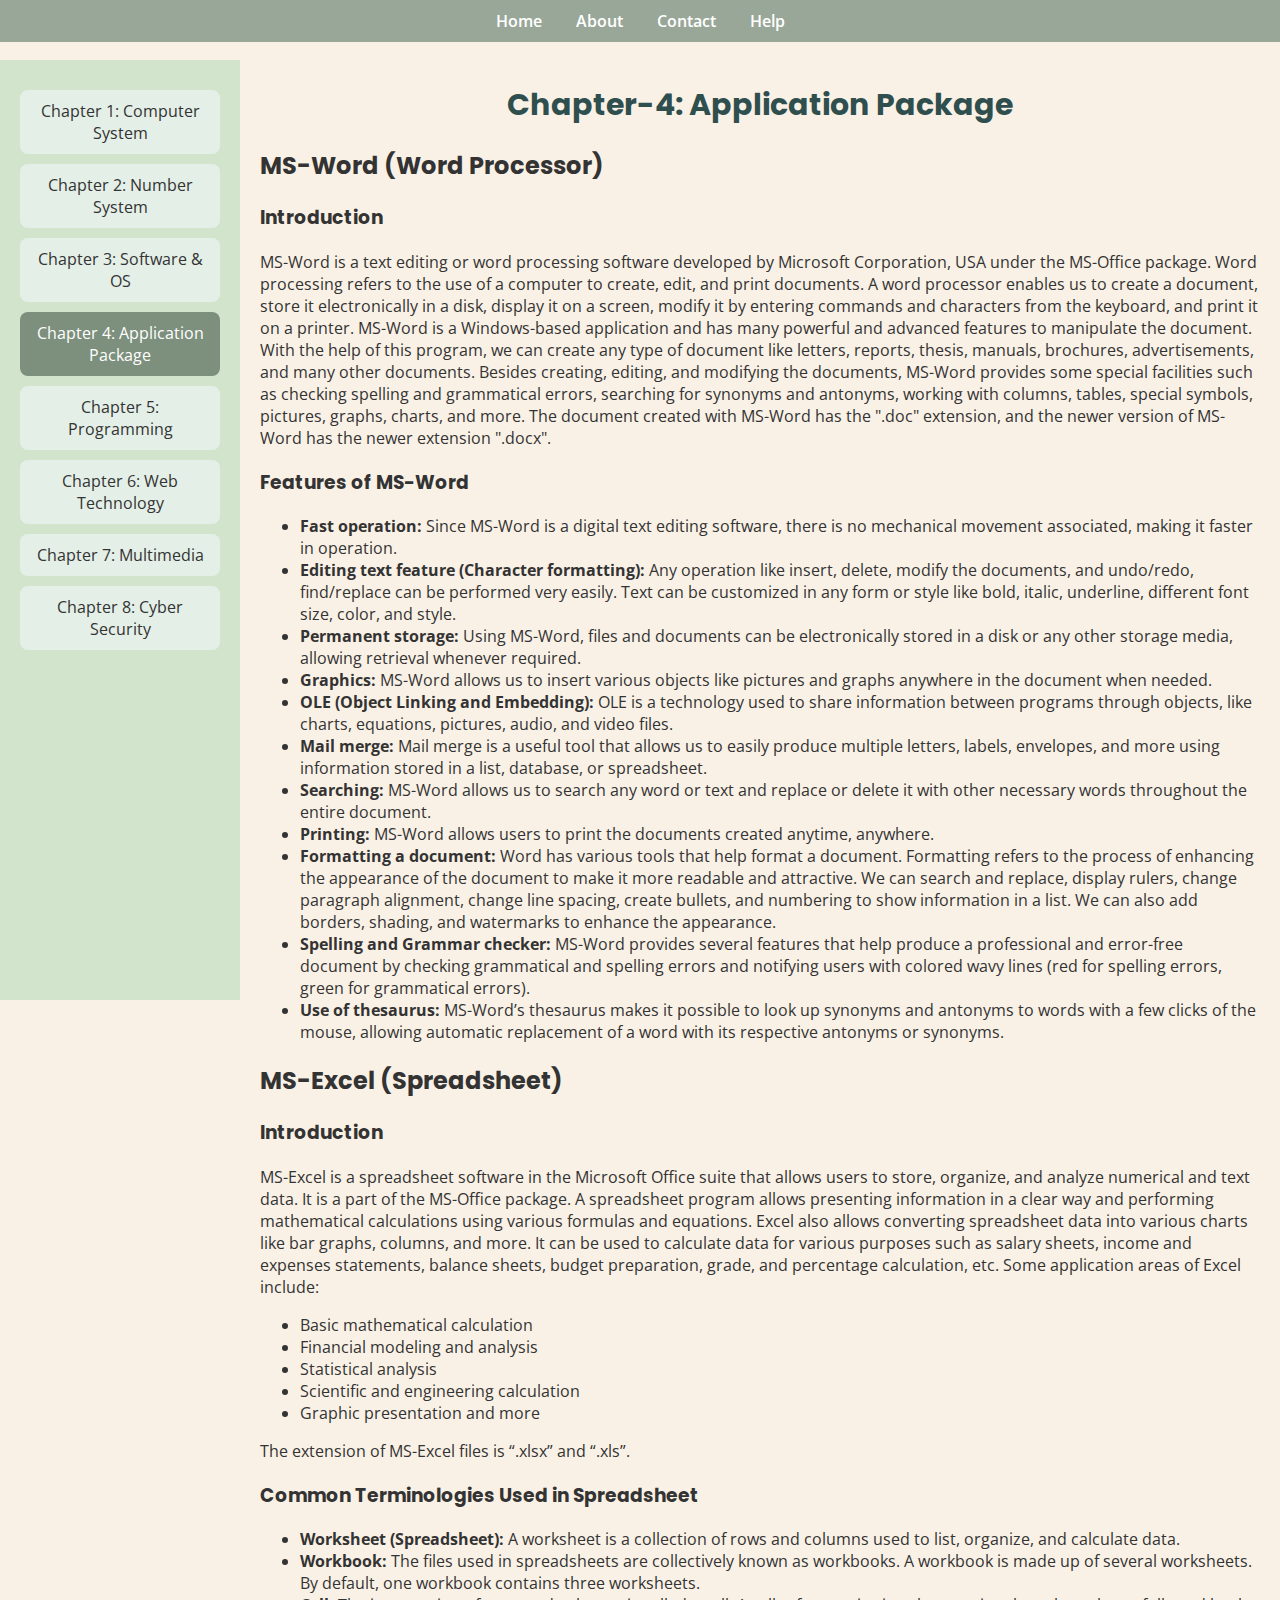
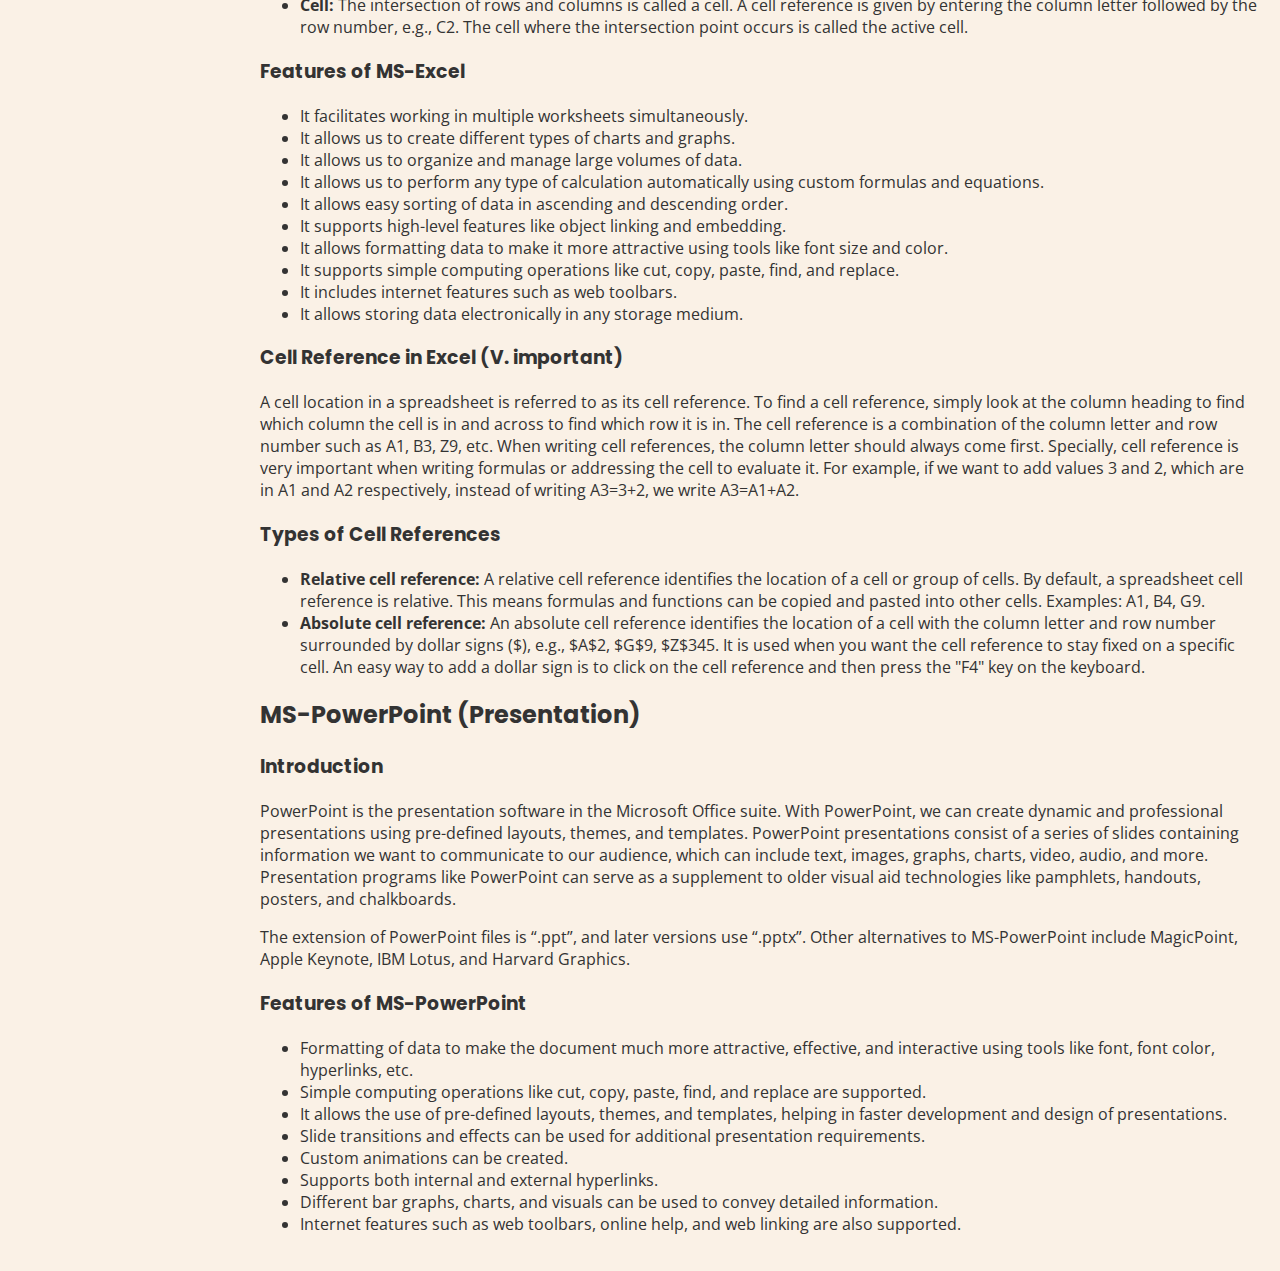
<file: blog/ch-4.html>
<head>
    <meta charset="UTF-8">
    <meta name="viewport" content="width=device-width, initial-scale=1.0">
    <title>Computer </title>
    <link rel="stylesheet" href="style.css">
    <link href="https://fonts.googleapis.com/css2?family=Poppins:wght@400;600&family=Open+Sans:wght@400;600&display=swap" rel="stylesheet">
  </head>
  <body>
    <!-- Vertical Navigation Bar -->
    <nav class="vertical-nav">
      <ul>
        <li><a href="index.html">Home</a></li>
        <li><a href="#">About</a></li>
        <li><a href="#">Contact</a></li>
        <li><a href="#">Help</a></li>
      </ul>
    </nav>
  
    <!-- Horizontal Navigation Bar -->
    <nav class="horizontal-nav">
      <div class="chapter-box"><a href="ch-1.html">Chapter 1: Computer System</a></div>
      <div class="chapter-box"><a href="ch-2.html">Chapter 2: Number System</a></div>
      <div class="chapter-box"><a href="ch-3.html">Chapter 3: Software & OS</a></div>
      <div class="chapter-box" style=" background-color: #7D8F7D; color: #FFFFFF;"><a href="ch-4.html">Chapter 4: Application Package</a></div>
      <div class="chapter-box"><a href="ch-5.html">Chapter 5: Programming</a></div>
      <div class="chapter-box"><a href="ch-6.html">Chapter 6: Web Technology</a></div>
      <div class="chapter-box"><a href="ch-7.html">Chapter 7: Multimedia</a></div>
      <div class="chapter-box"><a href="ch-8.html">Chapter 8: Cyber Security</a></div>
    </nav>
  
    <!-- Content Area -->
    <div class="content">
        <h1>Chapter-4: Application Package</h1>
        <h2>MS-Word (Word Processor)</h2>
        <h3>Introduction</h3>
        <p>MS-Word is a text editing or word processing software developed by Microsoft Corporation, USA under the MS-Office package. Word processing refers to the use of a computer to create, edit, and print documents. A word processor enables us to create a document, store it electronically in a disk, display it on a screen, modify it by entering commands and characters from the keyboard, and print it on a printer. MS-Word is a Windows-based application and has many powerful and advanced features to manipulate the document. With the help of this program, we can create any type of document like letters, reports, thesis, manuals, brochures, advertisements, and many other documents. Besides creating, editing, and modifying the documents, MS-Word provides some special facilities such as checking spelling and grammatical errors, searching for synonyms and antonyms, working with columns, tables, special symbols, pictures, graphs, charts, and more. The document created with MS-Word has the ".doc" extension, and the newer version of MS-Word has the newer extension ".docx".</p>
    
        <h3>Features of MS-Word</h3>
        <ul>
            <li><strong>Fast operation:</strong> Since MS-Word is a digital text editing software, there is no mechanical movement associated, making it faster in operation.</li>
            <li><strong>Editing text feature (Character formatting):</strong> Any operation like insert, delete, modify the documents, and undo/redo, find/replace can be performed very easily. Text can be customized in any form or style like bold, italic, underline, different font size, color, and style.</li>
            <li><strong>Permanent storage:</strong> Using MS-Word, files and documents can be electronically stored in a disk or any other storage media, allowing retrieval whenever required.</li>
            <li><strong>Graphics:</strong> MS-Word allows us to insert various objects like pictures and graphs anywhere in the document when needed.</li>
            <li><strong>OLE (Object Linking and Embedding):</strong> OLE is a technology used to share information between programs through objects, like charts, equations, pictures, audio, and video files.</li>
            <li><strong>Mail merge:</strong> Mail merge is a useful tool that allows us to easily produce multiple letters, labels, envelopes, and more using information stored in a list, database, or spreadsheet.</li>
            <li><strong>Searching:</strong> MS-Word allows us to search any word or text and replace or delete it with other necessary words throughout the entire document.</li>
            <li><strong>Printing:</strong> MS-Word allows users to print the documents created anytime, anywhere.</li>
            <li><strong>Formatting a document:</strong> Word has various tools that help format a document. Formatting refers to the process of enhancing the appearance of the document to make it more readable and attractive. We can search and replace, display rulers, change paragraph alignment, change line spacing, create bullets, and numbering to show information in a list. We can also add borders, shading, and watermarks to enhance the appearance.</li>
            <li><strong>Spelling and Grammar checker:</strong> MS-Word provides several features that help produce a professional and error-free document by checking grammatical and spelling errors and notifying users with colored wavy lines (red for spelling errors, green for grammatical errors).</li>
            <li><strong>Use of thesaurus:</strong> MS-Word’s thesaurus makes it possible to look up synonyms and antonyms to words with a few clicks of the mouse, allowing automatic replacement of a word with its respective antonyms or synonyms.</li>
        </ul>
    
        <h2>MS-Excel (Spreadsheet)</h2>
        <h3>Introduction</h3>
        <p>MS-Excel is a spreadsheet software in the Microsoft Office suite that allows users to store, organize, and analyze numerical and text data. It is a part of the MS-Office package. A spreadsheet program allows presenting information in a clear way and performing mathematical calculations using various formulas and equations. Excel also allows converting spreadsheet data into various charts like bar graphs, columns, and more. It can be used to calculate data for various purposes such as salary sheets, income and expenses statements, balance sheets, budget preparation, grade, and percentage calculation, etc. Some application areas of Excel include:</p>
        <ul>
            <li>Basic mathematical calculation</li>
            <li>Financial modeling and analysis</li>
            <li>Statistical analysis</li>
            <li>Scientific and engineering calculation</li>
            <li>Graphic presentation and more</li>
        </ul>
    
        <p>The extension of MS-Excel files is “.xlsx” and “.xls”.</p>
    
        <h3>Common Terminologies Used in Spreadsheet</h3>
        <ul>
            <li><strong>Worksheet (Spreadsheet):</strong> A worksheet is a collection of rows and columns used to list, organize, and calculate data.</li>
            <li><strong>Workbook:</strong> The files used in spreadsheets are collectively known as workbooks. A workbook is made up of several worksheets. By default, one workbook contains three worksheets.</li>
            <li><strong>Cell:</strong> The intersection of rows and columns is called a cell. A cell reference is given by entering the column letter followed by the row number, e.g., C2. The cell where the intersection point occurs is called the active cell.</li>
        </ul>
    
        <h3>Features of MS-Excel</h3>
        <ul>
            <li>It facilitates working in multiple worksheets simultaneously.</li>
            <li>It allows us to create different types of charts and graphs.</li>
            <li>It allows us to organize and manage large volumes of data.</li>
            <li>It allows us to perform any type of calculation automatically using custom formulas and equations.</li>
            <li>It allows easy sorting of data in ascending and descending order.</li>
            <li>It supports high-level features like object linking and embedding.</li>
            <li>It allows formatting data to make it more attractive using tools like font size and color.</li>
            <li>It supports simple computing operations like cut, copy, paste, find, and replace.</li>
            <li>It includes internet features such as web toolbars.</li>
            <li>It allows storing data electronically in any storage medium.</li>
        </ul>
    
        <h3>Cell Reference in Excel (V. important)</h3>
        <p>A cell location in a spreadsheet is referred to as its cell reference. To find a cell reference, simply look at the column heading to find which column the cell is in and across to find which row it is in. The cell reference is a combination of the column letter and row number such as A1, B3, Z9, etc. When writing cell references, the column letter should always come first. Specially, cell reference is very important when writing formulas or addressing the cell to evaluate it. For example, if we want to add values 3 and 2, which are in A1 and A2 respectively, instead of writing A3=3+2, we write A3=A1+A2.</p>
    
        <h3>Types of Cell References</h3>
        <ul>
            <li><strong>Relative cell reference:</strong> A relative cell reference identifies the location of a cell or group of cells. By default, a spreadsheet cell reference is relative. This means formulas and functions can be copied and pasted into other cells. Examples: A1, B4, G9.</li>
            <li><strong>Absolute cell reference:</strong> An absolute cell reference identifies the location of a cell with the column letter and row number surrounded by dollar signs ($), e.g., $A$2, $G$9, $Z$345. It is used when you want the cell reference to stay fixed on a specific cell. An easy way to add a dollar sign is to click on the cell reference and then press the "F4" key on the keyboard.</li>
        </ul>
    
        <h2>MS-PowerPoint (Presentation)</h2>
        <h3>Introduction</h3>
        <p>PowerPoint is the presentation software in the Microsoft Office suite. With PowerPoint, we can create dynamic and professional presentations using pre-defined layouts, themes, and templates. PowerPoint presentations consist of a series of slides containing information we want to communicate to our audience, which can include text, images, graphs, charts, video, audio, and more. Presentation programs like PowerPoint can serve as a supplement to older visual aid technologies like pamphlets, handouts, posters, and chalkboards.</p>
    
        <p>The extension of PowerPoint files is “.ppt”, and later versions use “.pptx”. Other alternatives to MS-PowerPoint include MagicPoint, Apple Keynote, IBM Lotus, and Harvard Graphics.</p>
    
        <h3>Features of MS-PowerPoint</h3>
        <ul>
            <li>Formatting of data to make the document much more attractive, effective, and interactive using tools like font, font color, hyperlinks, etc.</li>
            <li>Simple computing operations like cut, copy, paste, find, and replace are supported.</li>
            <li>It allows the use of pre-defined layouts, themes, and templates, helping in faster development and design of presentations.</li>
            <li>Slide transitions and effects can be used for additional presentation requirements.</li>
            <li>Custom animations can be created.</li>
            <li>Supports both internal and external hyperlinks.</li>
            <li>Different bar graphs, charts, and visuals can be used to convey detailed information.</li>
            <li>Internet features such as web toolbars, online help, and web linking are also supported.</li>
        </ul>
    </div>

  </body>
  </html>
</file>
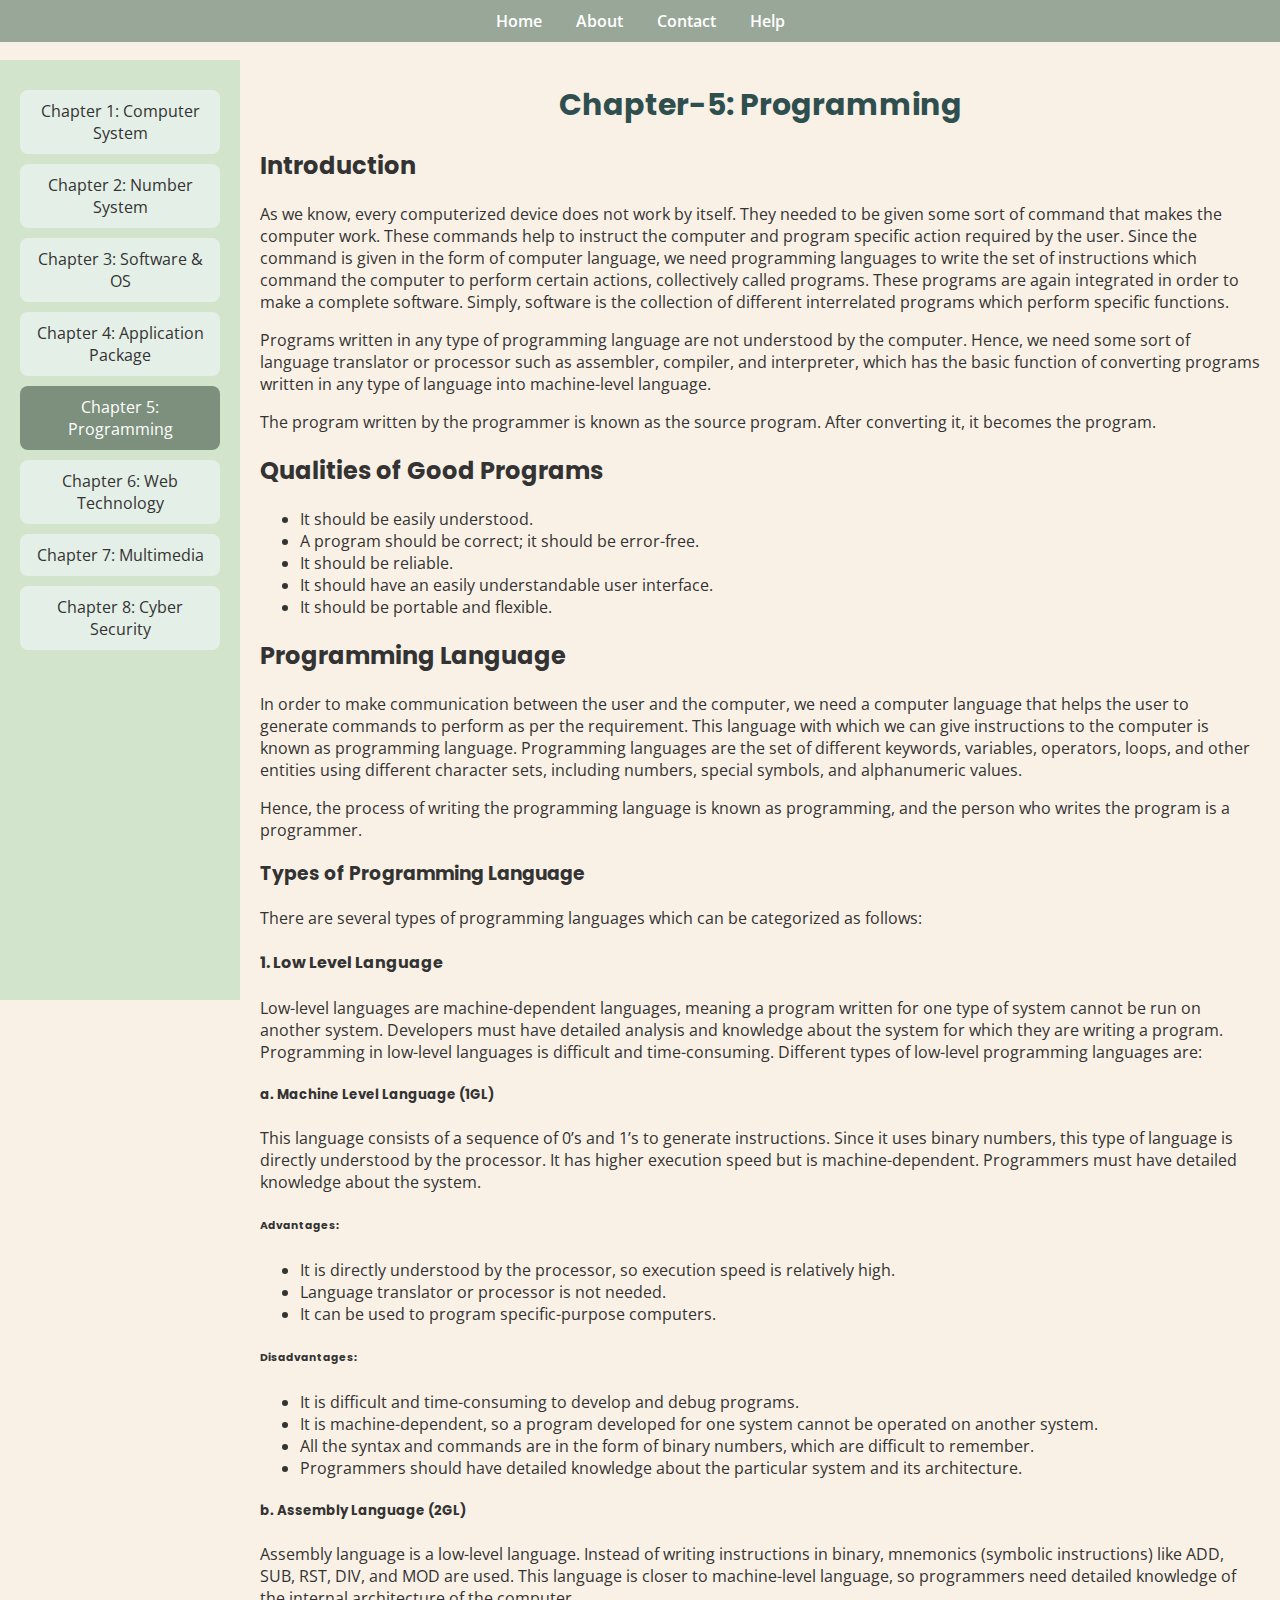
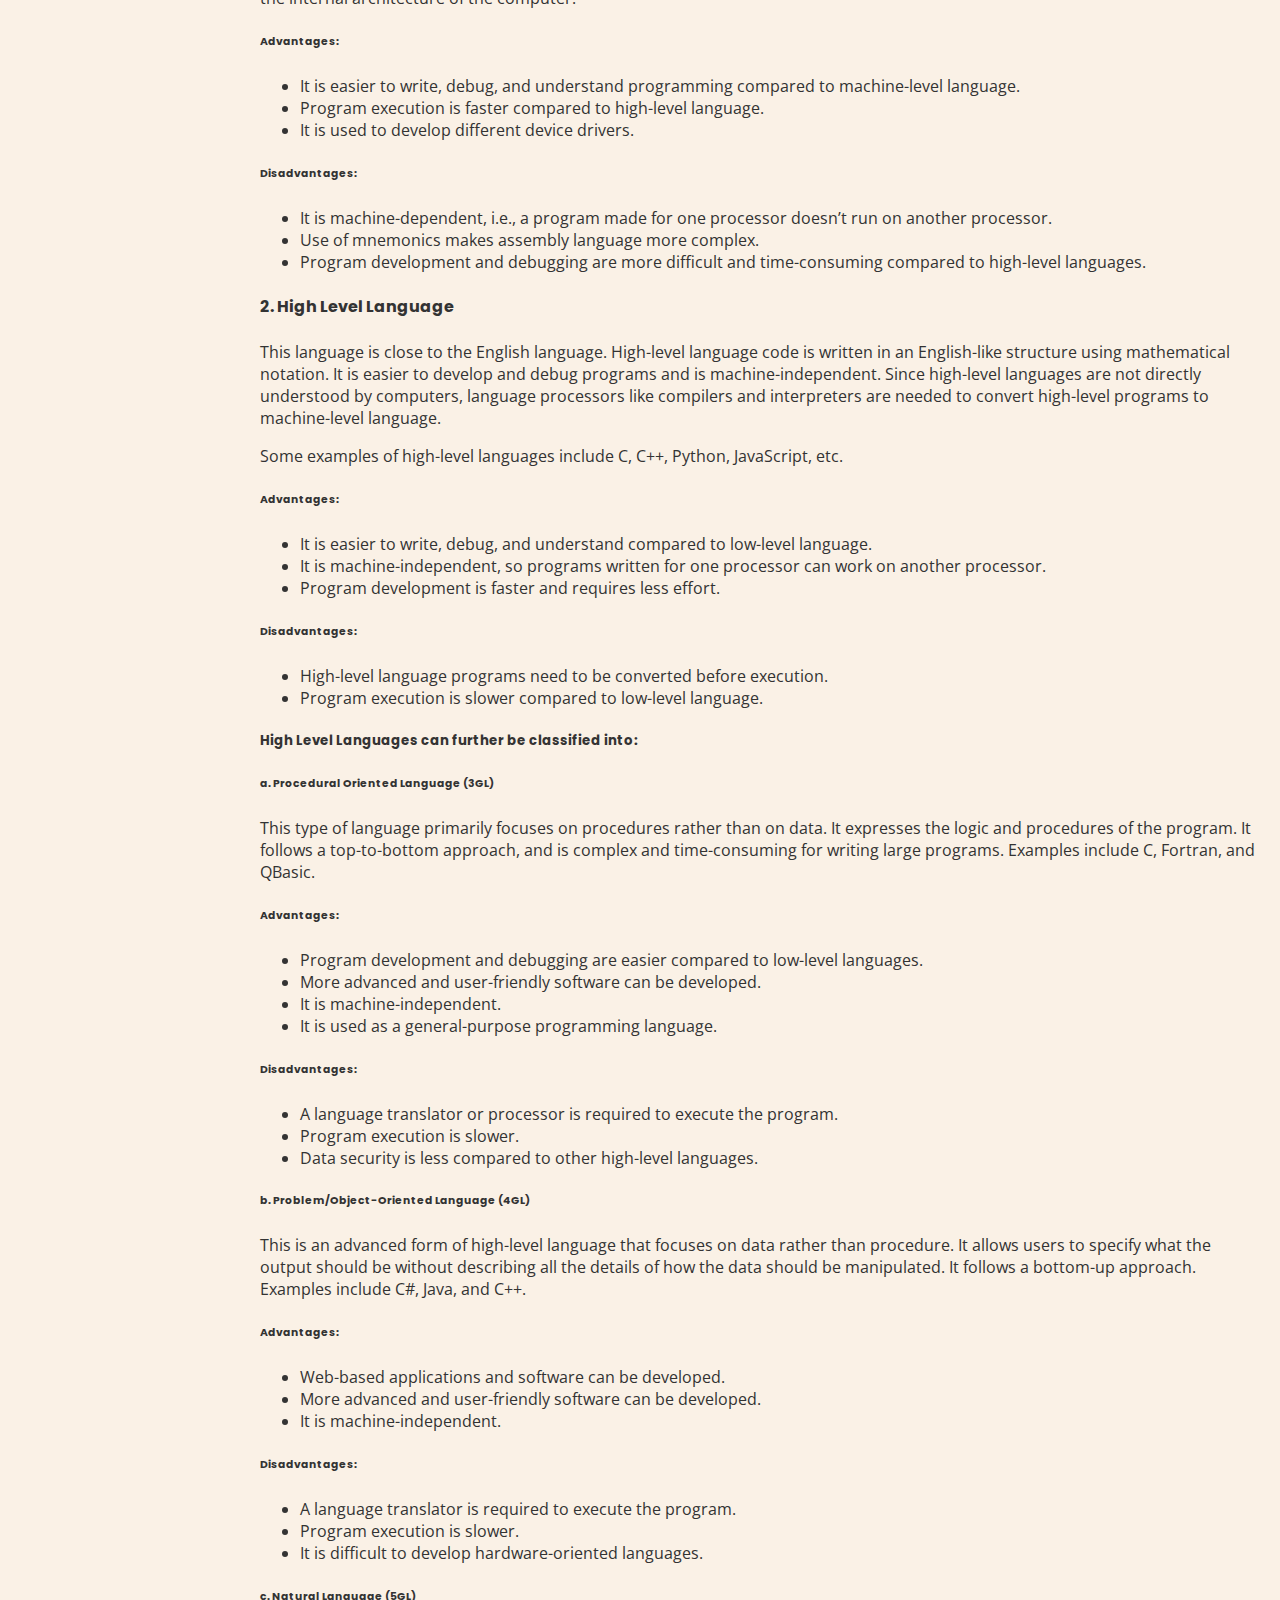
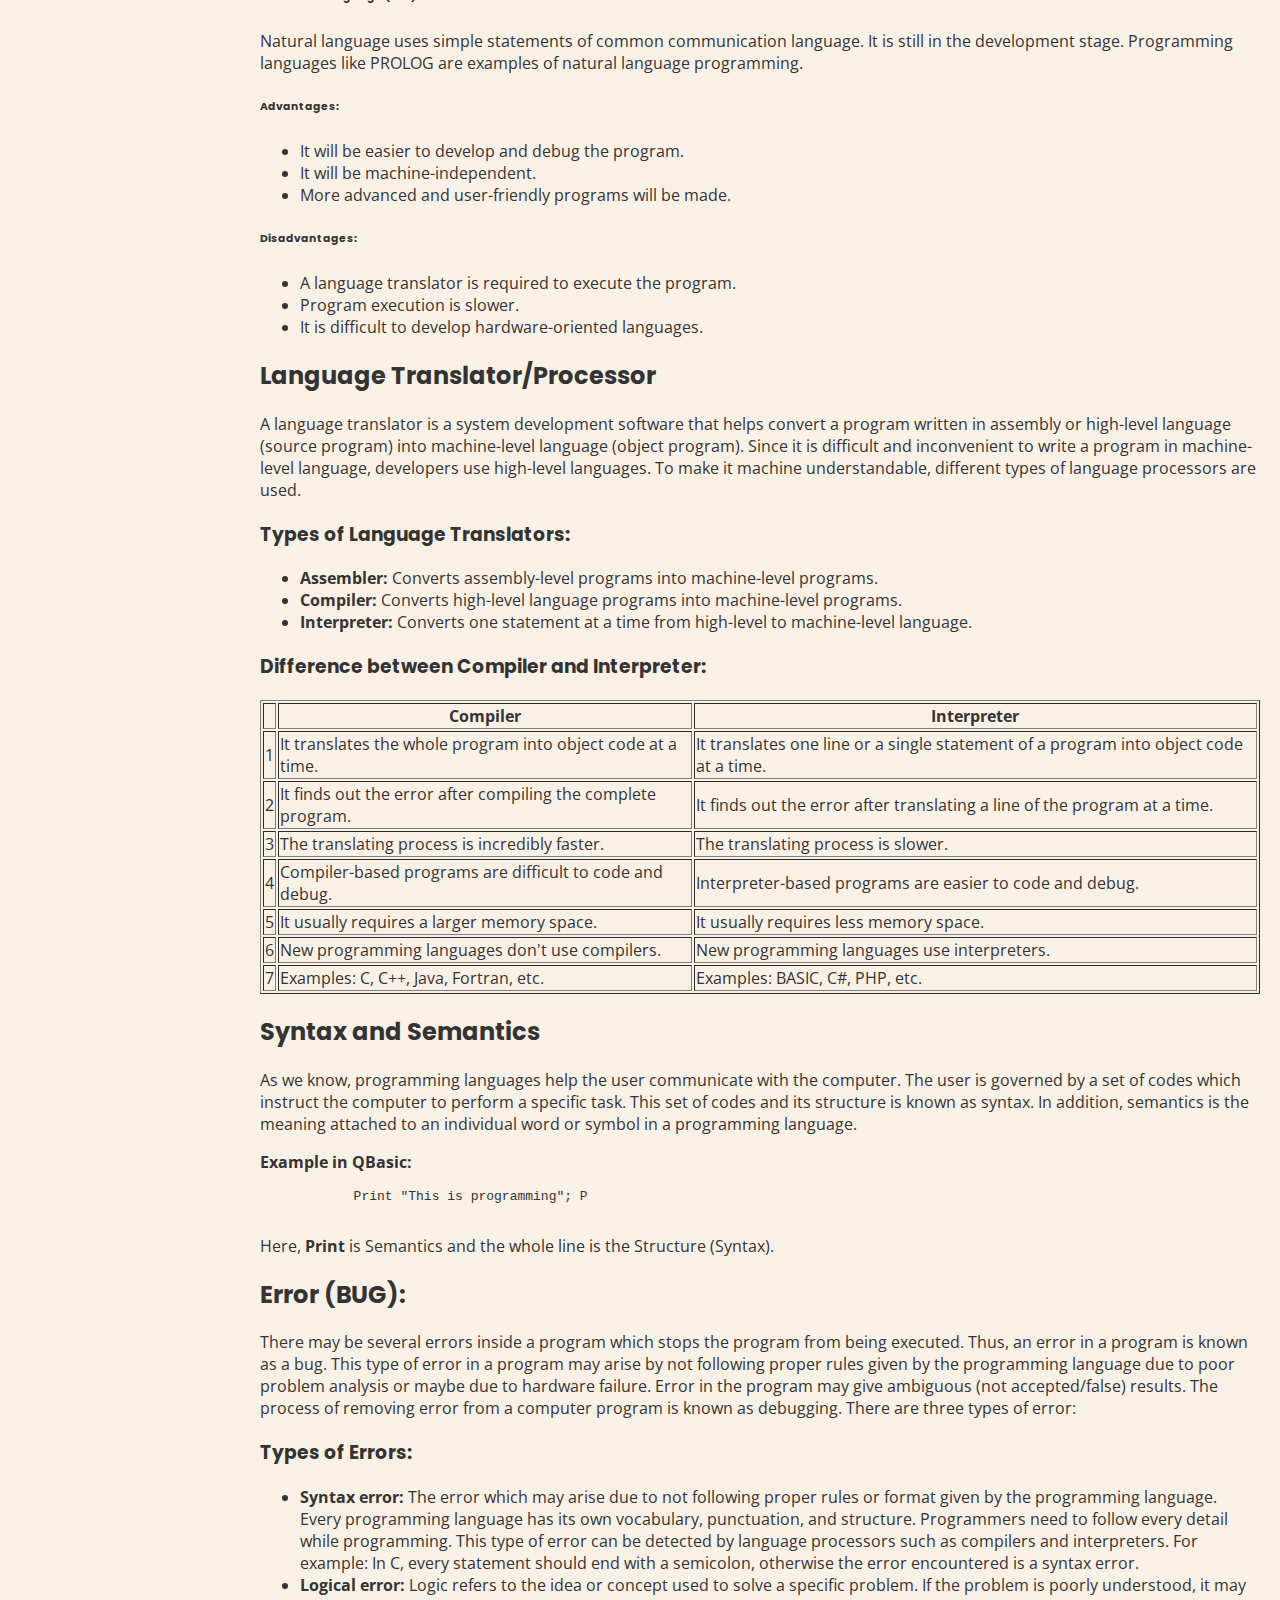
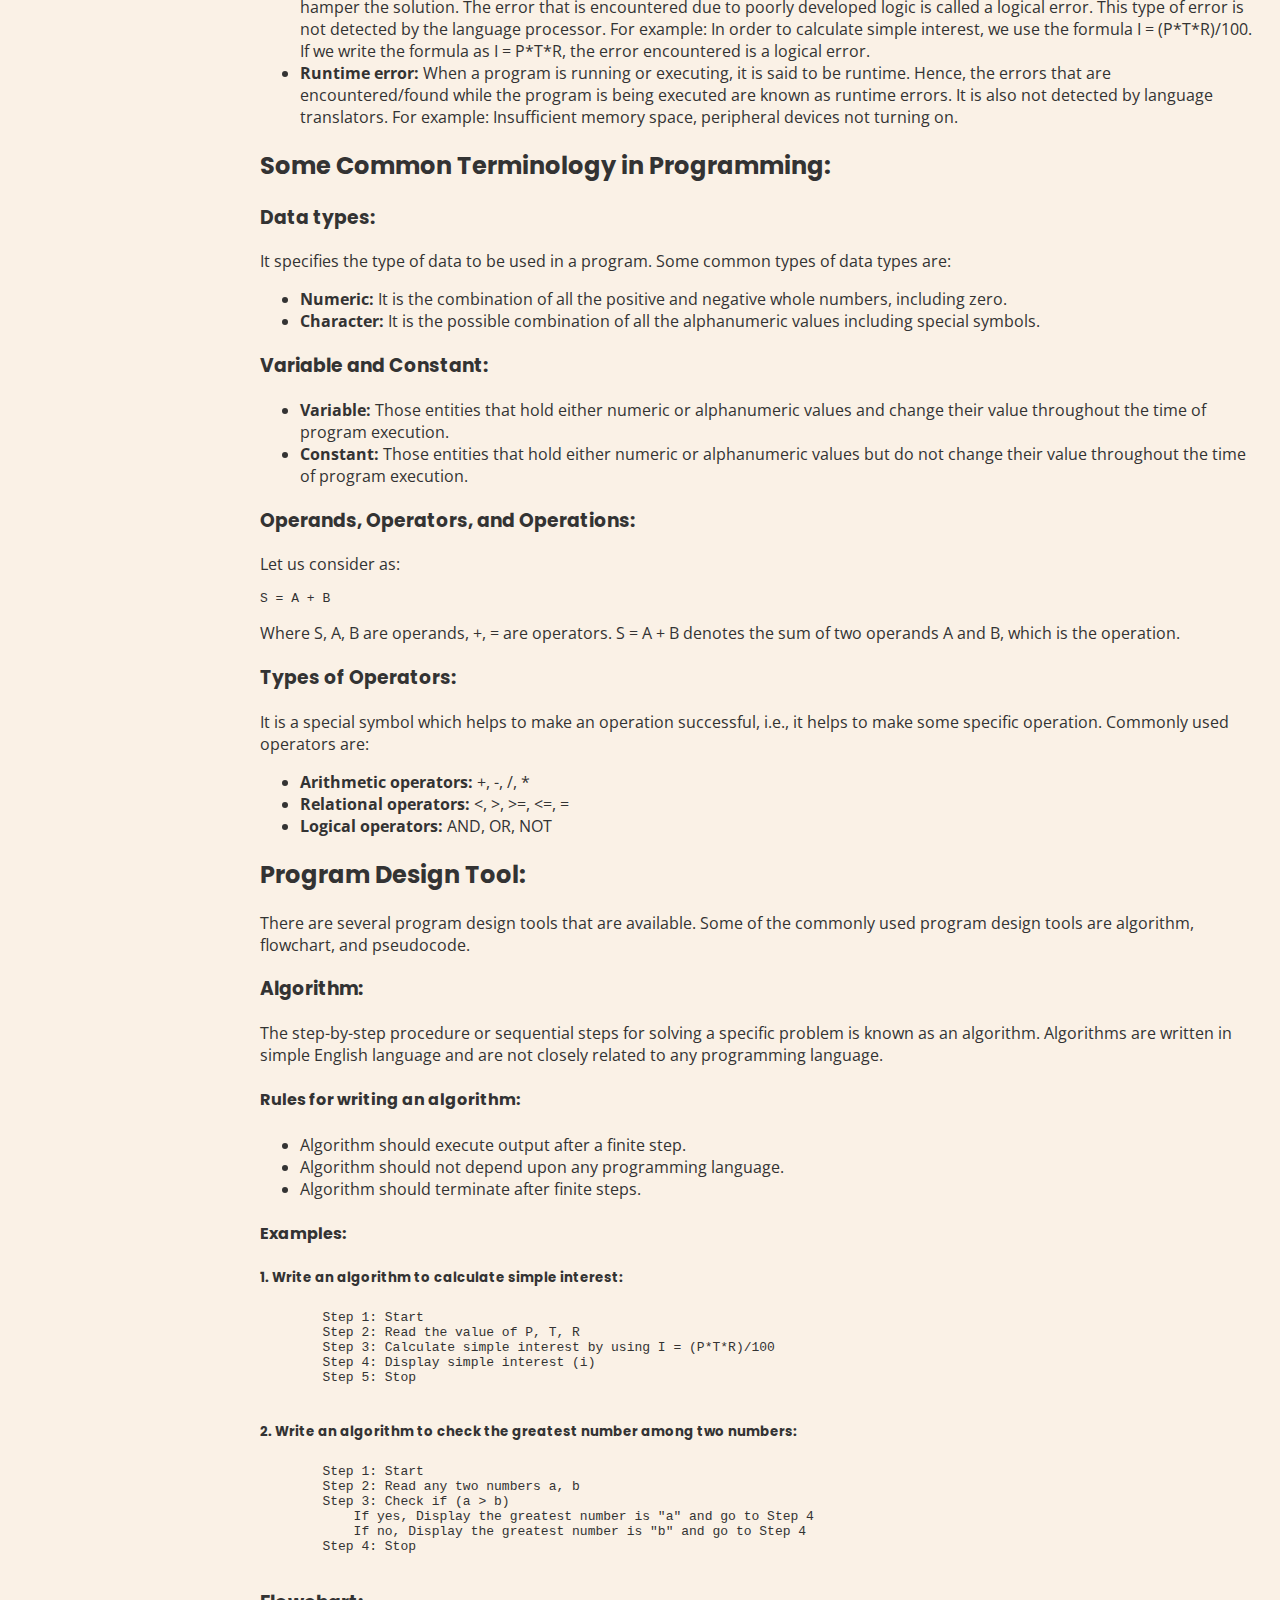
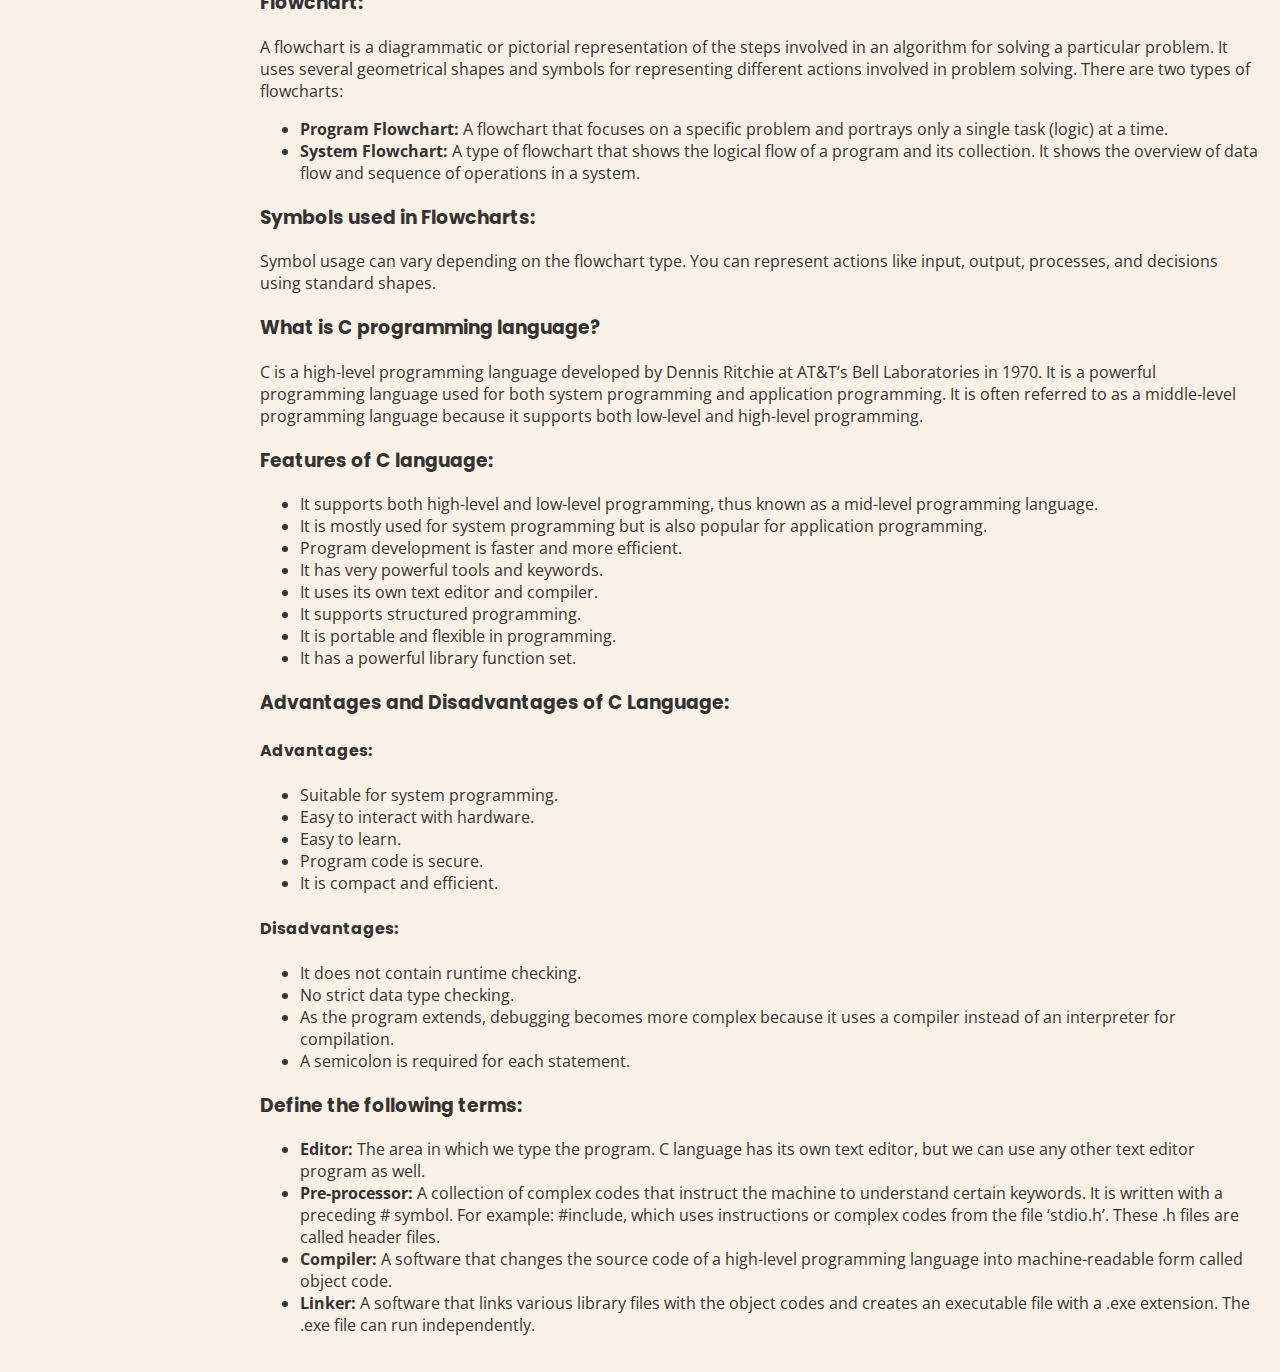
<file: blog/ch-5.html>
<head>
    <meta charset="UTF-8">
    <meta name="viewport" content="width=device-width, initial-scale=1.0">
    <title>Computer </title>
    <link rel="stylesheet" href="style.css">
    <link href="https://fonts.googleapis.com/css2?family=Poppins:wght@400;600&family=Open+Sans:wght@400;600&display=swap" rel="stylesheet">
  </head>
  <body>
    <!-- Vertical Navigation Bar -->
    <nav class="vertical-nav">
      <ul>
        <li><a href="index.html">Home</a></li>
        <li><a href="#">About</a></li>
        <li><a href="#">Contact</a></li>
        <li><a href="#">Help</a></li>
      </ul>
    </nav>
  
    <!-- Horizontal Navigation Bar -->
    <nav class="horizontal-nav">
      <div class="chapter-box"><a href="ch-1.html">Chapter 1: Computer System</a></div>
      <div class="chapter-box"><a href="ch-2.html">Chapter 2: Number System</a></div>
      <div class="chapter-box"><a href="ch-3.html">Chapter 3: Software & OS</a></div>
      <div class="chapter-box"><a href="ch-4.html">Chapter 4: Application Package</a></div>
      <div class="chapter-box"  style=" background-color: #7D8F7D; color: #FFFFFF;"><a href="ch-5.html">Chapter 5: Programming</a></div>
      <div class="chapter-box"><a href="ch-6.html">Chapter 6: Web Technology</a></div>
      <div class="chapter-box"><a href="ch-7.html">Chapter 7: Multimedia</a></div>
      <div class="chapter-box"><a href="ch-8.html">Chapter 8: Cyber Security</a></div>
    </nav>
  
    <!-- Content Area -->
    <div class="content">
        <h1>Chapter-5: Programming</h1>
        <h2>Introduction</h2>
        <p>As we know, every computerized device does not work by itself. They needed to be given some sort of command that makes the computer work. These commands help to instruct the computer and program specific action required by the user. Since the command is given in the form of computer language, we need programming languages to write the set of instructions which command the computer to perform certain actions, collectively called programs. These programs are again integrated in order to make a complete software. Simply, software is the collection of different interrelated programs which perform specific functions.</p>
        
        <p>Programs written in any type of programming language are not understood by the computer. Hence, we need some sort of language translator or processor such as assembler, compiler, and interpreter, which has the basic function of converting programs written in any type of language into machine-level language.</p>
    
        <p>The program written by the programmer is known as the source program. After converting it, it becomes the program.</p>
    
        <h2>Qualities of Good Programs</h2>
        <ul>
            <li>It should be easily understood.</li>
            <li>A program should be correct; it should be error-free.</li>
            <li>It should be reliable.</li>
            <li>It should have an easily understandable user interface.</li>
            <li>It should be portable and flexible.</li>
        </ul>
    
        <h2>Programming Language</h2>
        <p>In order to make communication between the user and the computer, we need a computer language that helps the user to generate commands to perform as per the requirement. This language with which we can give instructions to the computer is known as programming language. Programming languages are the set of different keywords, variables, operators, loops, and other entities using different character sets, including numbers, special symbols, and alphanumeric values.</p>
    
        <p>Hence, the process of writing the programming language is known as programming, and the person who writes the program is a programmer.</p>
    
        <h3>Types of Programming Language</h3>
        <p>There are several types of programming languages which can be categorized as follows:</p>
    
        <h4>1. Low Level Language</h4>
        <p>Low-level languages are machine-dependent languages, meaning a program written for one type of system cannot be run on another system. Developers must have detailed analysis and knowledge about the system for which they are writing a program. Programming in low-level languages is difficult and time-consuming. Different types of low-level programming languages are:</p>
    
        <h5>a. Machine Level Language (1GL)</h5>
        <p>This language consists of a sequence of 0’s and 1’s to generate instructions. Since it uses binary numbers, this type of language is directly understood by the processor. It has higher execution speed but is machine-dependent. Programmers must have detailed knowledge about the system.</p>
    
        <h6>Advantages:</h6>
        <ul>
            <li>It is directly understood by the processor, so execution speed is relatively high.</li>
            <li>Language translator or processor is not needed.</li>
            <li>It can be used to program specific-purpose computers.</li>
        </ul>
    
        <h6>Disadvantages:</h6>
        <ul>
            <li>It is difficult and time-consuming to develop and debug programs.</li>
            <li>It is machine-dependent, so a program developed for one system cannot be operated on another system.</li>
            <li>All the syntax and commands are in the form of binary numbers, which are difficult to remember.</li>
            <li>Programmers should have detailed knowledge about the particular system and its architecture.</li>
        </ul>
    
        <h5>b. Assembly Language (2GL)</h5>
        <p>Assembly language is a low-level language. Instead of writing instructions in binary, mnemonics (symbolic instructions) like ADD, SUB, RST, DIV, and MOD are used. This language is closer to machine-level language, so programmers need detailed knowledge of the internal architecture of the computer.</p>
    
        <h6>Advantages:</h6>
        <ul>
            <li>It is easier to write, debug, and understand programming compared to machine-level language.</li>
            <li>Program execution is faster compared to high-level language.</li>
            <li>It is used to develop different device drivers.</li>
        </ul>
    
        <h6>Disadvantages:</h6>
        <ul>
            <li>It is machine-dependent, i.e., a program made for one processor doesn’t run on another processor.</li>
            <li>Use of mnemonics makes assembly language more complex.</li>
            <li>Program development and debugging are more difficult and time-consuming compared to high-level languages.</li>
        </ul>
    
        <h4>2. High Level Language</h4>
        <p>This language is close to the English language. High-level language code is written in an English-like structure using mathematical notation. It is easier to develop and debug programs and is machine-independent. Since high-level languages are not directly understood by computers, language processors like compilers and interpreters are needed to convert high-level programs to machine-level language.</p>
    
        <p>Some examples of high-level languages include C, C++, Python, JavaScript, etc.</p>
    
        <h6>Advantages:</h6>
        <ul>
            <li>It is easier to write, debug, and understand compared to low-level language.</li>
            <li>It is machine-independent, so programs written for one processor can work on another processor.</li>
            <li>Program development is faster and requires less effort.</li>
        </ul>
    
        <h6>Disadvantages:</h6>
        <ul>
            <li>High-level language programs need to be converted before execution.</li>
            <li>Program execution is slower compared to low-level language.</li>
        </ul>
    
        <h5>High Level Languages can further be classified into:</h5>
    
        <h6>a. Procedural Oriented Language (3GL)</h6>
        <p>This type of language primarily focuses on procedures rather than on data. It expresses the logic and procedures of the program. It follows a top-to-bottom approach, and is complex and time-consuming for writing large programs. Examples include C, Fortran, and QBasic.</p>
    
        <h6>Advantages:</h6>
        <ul>
            <li>Program development and debugging are easier compared to low-level languages.</li>
            <li>More advanced and user-friendly software can be developed.</li>
            <li>It is machine-independent.</li>
            <li>It is used as a general-purpose programming language.</li>
        </ul>
    
        <h6>Disadvantages:</h6>
        <ul>
            <li>A language translator or processor is required to execute the program.</li>
            <li>Program execution is slower.</li>
            <li>Data security is less compared to other high-level languages.</li>
        </ul>
    
        <h6>b. Problem/Object-Oriented Language (4GL)</h6>
        <p>This is an advanced form of high-level language that focuses on data rather than procedure. It allows users to specify what the output should be without describing all the details of how the data should be manipulated. It follows a bottom-up approach. Examples include C#, Java, and C++.</p>
    
        <h6>Advantages:</h6>
        <ul>
            <li>Web-based applications and software can be developed.</li>
            <li>More advanced and user-friendly software can be developed.</li>
            <li>It is machine-independent.</li>
        </ul>
    
        <h6>Disadvantages:</h6>
        <ul>
            <li>A language translator is required to execute the program.</li>
            <li>Program execution is slower.</li>
            <li>It is difficult to develop hardware-oriented languages.</li>
        </ul>
    
        <h6>c. Natural Language (5GL)</h6>
        <p>Natural language uses simple statements of common communication language. It is still in the development stage. Programming languages like PROLOG are examples of natural language programming.</p>
    
        <h6>Advantages:</h6>
        <ul>
            <li>It will be easier to develop and debug the program.</li>
            <li>It will be machine-independent.</li>
            <li>More advanced and user-friendly programs will be made.</li>
        </ul>
    
        <h6>Disadvantages:</h6>
        <ul>
            <li>A language translator is required to execute the program.</li>
            <li>Program execution is slower.</li>
            <li>It is difficult to develop hardware-oriented languages.</li>
        </ul>
    
        <h2>Language Translator/Processor</h2>
        <p>A language translator is a system development software that helps convert a program written in assembly or high-level language (source program) into machine-level language (object program). Since it is difficult and inconvenient to write a program in machine-level language, developers use high-level languages. To make it machine understandable, different types of language processors are used.</p>
    
        <h3>Types of Language Translators:</h3>
        <ul>
            <li><strong>Assembler:</strong> Converts assembly-level programs into machine-level programs.</li>
            <li><strong>Compiler:</strong> Converts high-level language programs into machine-level programs.</li>
            <li><strong>Interpreter:</strong> Converts one statement at a time from high-level to machine-level language.</li>
        </ul>
    
        <h3>Difference between Compiler and Interpreter:</h3>
        <table border="1">
            <tr>
                <th></th>
                <th>Compiler</th>
                <th>Interpreter</th>
            </tr>
            <tr>
                <td>1</td>
                <td>It translates the whole program into object code at a time.</td>
                <td>It translates one line or a single statement of a program into object code at a time.</td>
            </tr>
            <tr>
                <td>2</td>
                <td>It finds out the error after compiling the complete program.</td>
                <td>It finds out the error after translating a line of the program at a time.</td>
            </tr>
            <tr>
                <td>3</td>
                <td>The translating process is incredibly faster.</td>
                <td>The translating process is slower.</td>
            </tr>
            <tr>
                <td>4</td>
                <td>Compiler-based programs are difficult to code and debug.</td>
                <td>Interpreter-based programs are easier to code and debug.</td>
            </tr>
            <tr>
                <td>5</td>
                <td>It usually requires a larger memory space.</td>
                <td>It usually requires less memory space.</td>
            </tr>
            <tr>
                <td>6</td>
                <td>New programming languages don't use compilers.</td>
                <td>New programming languages use interpreters.</td>
            </tr>
            <tr>
                <td>7</td>
                <td>Examples: C, C++, Java, Fortran, etc.</td>
                <td>Examples: BASIC, C#, PHP, etc.</td>
            </tr>
        </table>
    
        <h2>Syntax and Semantics</h2>
        <p>As we know, programming languages help the user communicate with the computer. The user is governed by a set of codes which instruct the computer to perform a specific task. This set of codes and its structure is known as syntax. In addition, semantics is the meaning attached to an individual word or symbol in a programming language.</p>
        
        <p><strong>Example in QBasic:</strong></p>
        <pre>
            Print "This is programming"; P
        </pre>
        <p>Here, <strong>Print</strong> is Semantics and the whole line is the Structure (Syntax).</p>
        <h2>Error (BUG):</h2>
        <p>There may be several errors inside a program which stops the program from being executed. Thus, an error in a program is known as a bug. This type of error in a program may arise by not following proper rules given by the programming language due to poor problem analysis or maybe due to hardware failure. Error in the program may give ambiguous (not accepted/false) results. The process of removing error from a computer program is known as debugging. There are three types of error:</p>
        
        <h3>Types of Errors:</h3>
        
        <ul>
            <li><strong>Syntax error:</strong> The error which may arise due to not following proper rules or format given by the programming language. Every programming language has its own vocabulary, punctuation, and structure. Programmers need to follow every detail while programming. This type of error can be detected by language processors such as compilers and interpreters. For example: In C, every statement should end with a semicolon, otherwise the error encountered is a syntax error.</li>
            <li><strong>Logical error:</strong> Logic refers to the idea or concept used to solve a specific problem. If the problem is poorly understood, it may hamper the solution. The error that is encountered due to poorly developed logic is called a logical error. This type of error is not detected by the language processor. For example: In order to calculate simple interest, we use the formula I = (P*T*R)/100. If we write the formula as I = P*T*R, the error encountered is a logical error.</li>
            <li><strong>Runtime error:</strong> When a program is running or executing, it is said to be runtime. Hence, the errors that are encountered/found while the program is being executed are known as runtime errors. It is also not detected by language translators. For example: Insufficient memory space, peripheral devices not turning on.</li>
        </ul>
        
        <h2>Some Common Terminology in Programming:</h2>
        
        <h3>Data types:</h3>
        <p>It specifies the type of data to be used in a program. Some common types of data types are:</p>
        
        <ul>
            <li><strong>Numeric:</strong> It is the combination of all the positive and negative whole numbers, including zero.</li>
            <li><strong>Character:</strong> It is the possible combination of all the alphanumeric values including special symbols.</li>
        </ul>
        
        <h3>Variable and Constant:</h3>
        
        <ul>
            <li><strong>Variable:</strong> Those entities that hold either numeric or alphanumeric values and change their value throughout the time of program execution.</li>
            <li><strong>Constant:</strong> Those entities that hold either numeric or alphanumeric values but do not change their value throughout the time of program execution.</li>
        </ul>
        
        <h3>Operands, Operators, and Operations:</h3>
        
        <p>Let us consider as:</p>
        <pre>S = A + B</pre>
        <p>Where S, A, B are operands, +, = are operators. S = A + B denotes the sum of two operands A and B, which is the operation.</p>
        
        <h3>Types of Operators:</h3>
        <p>It is a special symbol which helps to make an operation successful, i.e., it helps to make some specific operation. Commonly used operators are:</p>
        
        <ul>
            <li><strong>Arithmetic operators:</strong> +, -, /, *</li>
            <li><strong>Relational operators:</strong> <, >, >=, <=, =</li>
            <li><strong>Logical operators:</strong> AND, OR, NOT</li>
        </ul>
        
        <h2>Program Design Tool:</h2>
        
        <p>There are several program design tools that are available. Some of the commonly used program design tools are algorithm, flowchart, and pseudocode.</p>
        
        <h3>Algorithm:</h3>
        
        <p>The step-by-step procedure or sequential steps for solving a specific problem is known as an algorithm. Algorithms are written in simple English language and are not closely related to any programming language.</p>
        
        <h4>Rules for writing an algorithm:</h4>
        <ul>
            <li>Algorithm should execute output after a finite step.</li>
            <li>Algorithm should not depend upon any programming language.</li>
            <li>Algorithm should terminate after finite steps.</li>
        </ul>
        
        <h4>Examples:</h4>
        <h5>1. Write an algorithm to calculate simple interest:</h5>
        <pre>
        Step 1: Start
        Step 2: Read the value of P, T, R
        Step 3: Calculate simple interest by using I = (P*T*R)/100
        Step 4: Display simple interest (i)
        Step 5: Stop
        </pre>
        
        <h5>2. Write an algorithm to check the greatest number among two numbers:</h5>
        <pre>
        Step 1: Start
        Step 2: Read any two numbers a, b
        Step 3: Check if (a > b)
            If yes, Display the greatest number is "a" and go to Step 4
            If no, Display the greatest number is "b" and go to Step 4
        Step 4: Stop
        </pre>
        
        <h3>Flowchart:</h3>
        <p>A flowchart is a diagrammatic or pictorial representation of the steps involved in an algorithm for solving a particular problem. It uses several geometrical shapes and symbols for representing different actions involved in problem solving. There are two types of flowcharts:</p>
        
        <ul>
            <li><strong>Program Flowchart:</strong> A flowchart that focuses on a specific problem and portrays only a single task (logic) at a time.</li>
            <li><strong>System Flowchart:</strong> A type of flowchart that shows the logical flow of a program and its collection. It shows the overview of data flow and sequence of operations in a system.</li>
        </ul>
        
        <h3>Symbols used in Flowcharts:</h3>
        <p>Symbol usage can vary depending on the flowchart type. You can represent actions like input, output, processes, and decisions using standard shapes.</p>
        
        <h3>What is C programming language?</h3>
        <p>C is a high-level programming language developed by Dennis Ritchie at AT&T’s Bell Laboratories in 1970. It is a powerful programming language used for both system programming and application programming. It is often referred to as a middle-level programming language because it supports both low-level and high-level programming.</p>
        
        <h3>Features of C language:</h3>
        
        <ul>
            <li>It supports both high-level and low-level programming, thus known as a mid-level programming language.</li>
            <li>It is mostly used for system programming but is also popular for application programming.</li>
            <li>Program development is faster and more efficient.</li>
            <li>It has very powerful tools and keywords.</li>
            <li>It uses its own text editor and compiler.</li>
            <li>It supports structured programming.</li>
            <li>It is portable and flexible in programming.</li>
            <li>It has a powerful library function set.</li>
        </ul>
        
        <h3>Advantages and Disadvantages of C Language:</h3>
        
        <h4>Advantages:</h4>
        <ul>
            <li>Suitable for system programming.</li>
            <li>Easy to interact with hardware.</li>
            <li>Easy to learn.</li>
            <li>Program code is secure.</li>
            <li>It is compact and efficient.</li>
        </ul>
        
        <h4>Disadvantages:</h4>
        <ul>
            <li>It does not contain runtime checking.</li>
            <li>No strict data type checking.</li>
            <li>As the program extends, debugging becomes more complex because it uses a compiler instead of an interpreter for compilation.</li>
            <li>A semicolon is required for each statement.</li>
        </ul>
        
        <h3>Define the following terms:</h3>
        
        <ul>
            <li><strong>Editor:</strong> The area in which we type the program. C language has its own text editor, but we can use any other text editor program as well.</li>
            <li><strong>Pre-processor:</strong> A collection of complex codes that instruct the machine to understand certain keywords. It is written with a preceding # symbol. For example: #include, which uses instructions or complex codes from the file ‘stdio.h’. These .h files are called header files.</li>
            <li><strong>Compiler:</strong> A software that changes the source code of a high-level programming language into machine-readable form called object code.</li>
            <li><strong>Linker:</strong> A software that links various library files with the object codes and creates an executable file with a .exe extension. The .exe file can run independently.</li>
        </ul>
            
    </div>

  </body>
  </html>
</file>
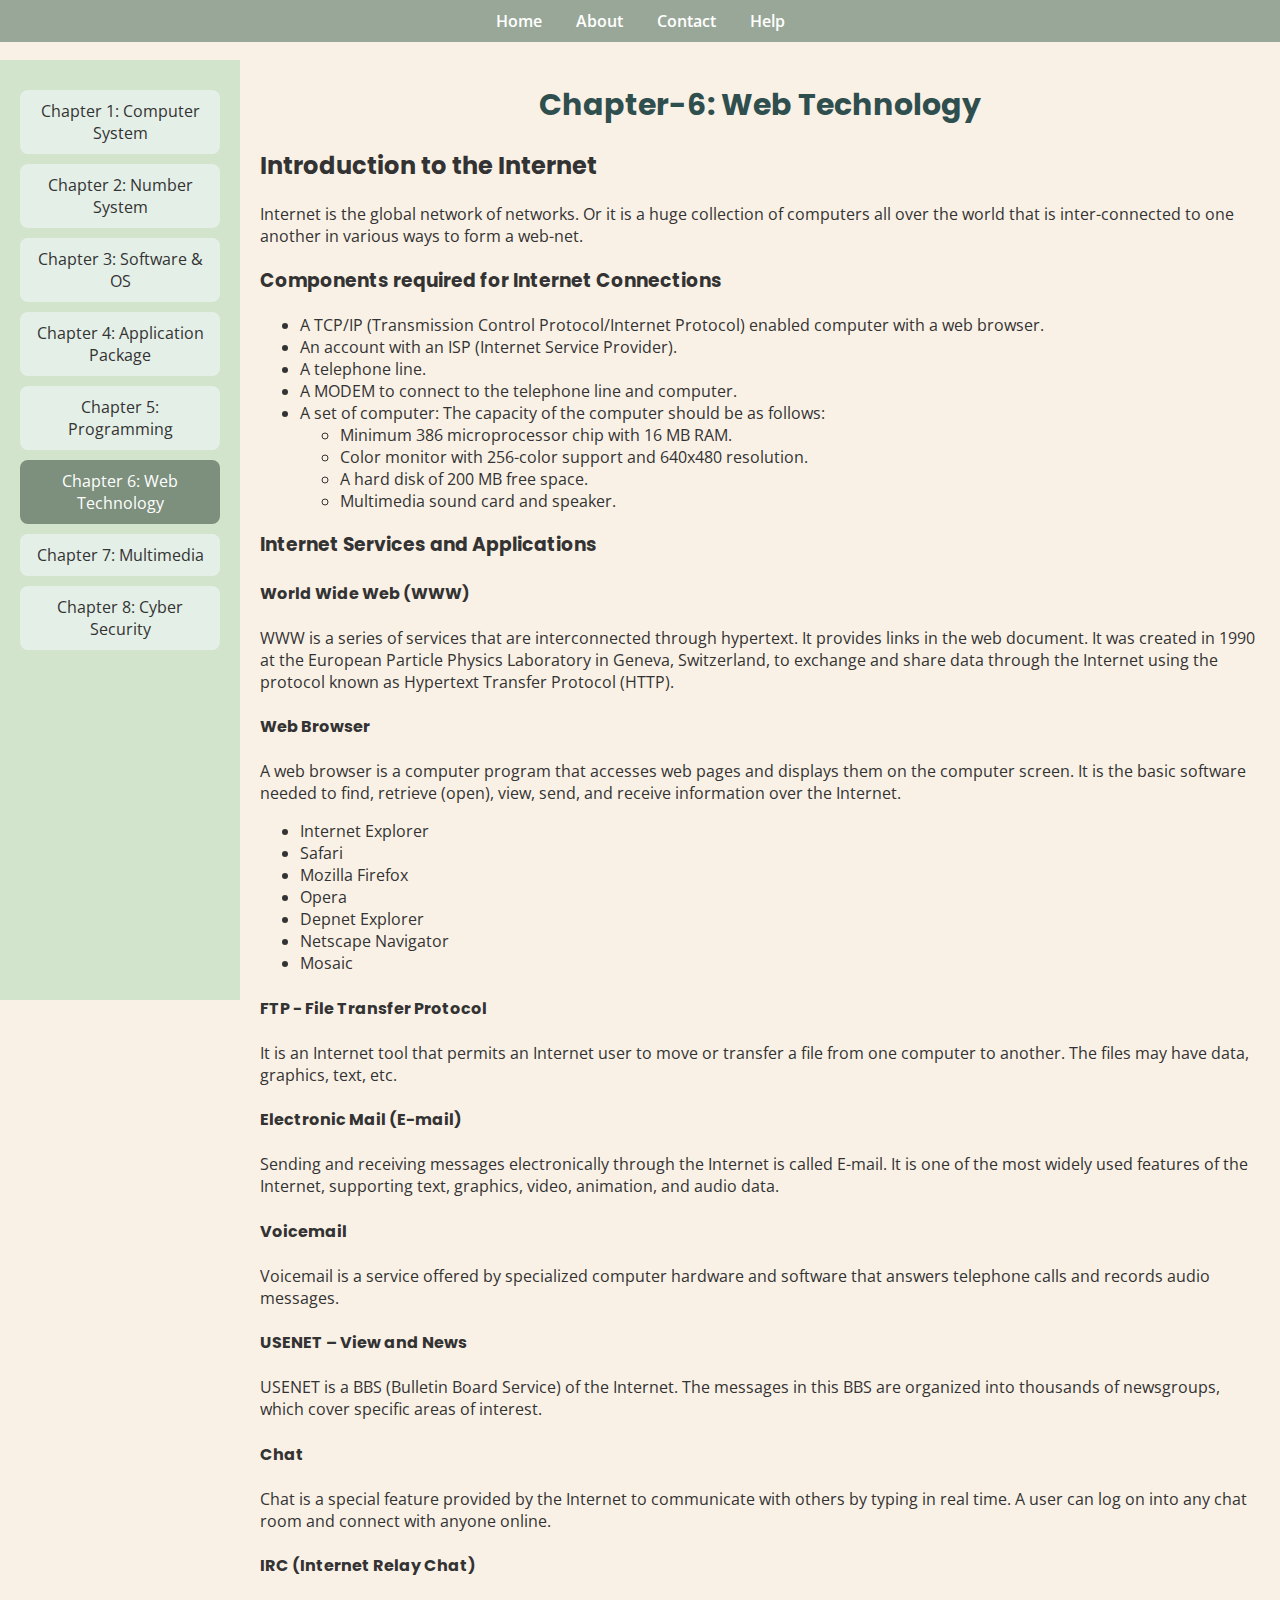
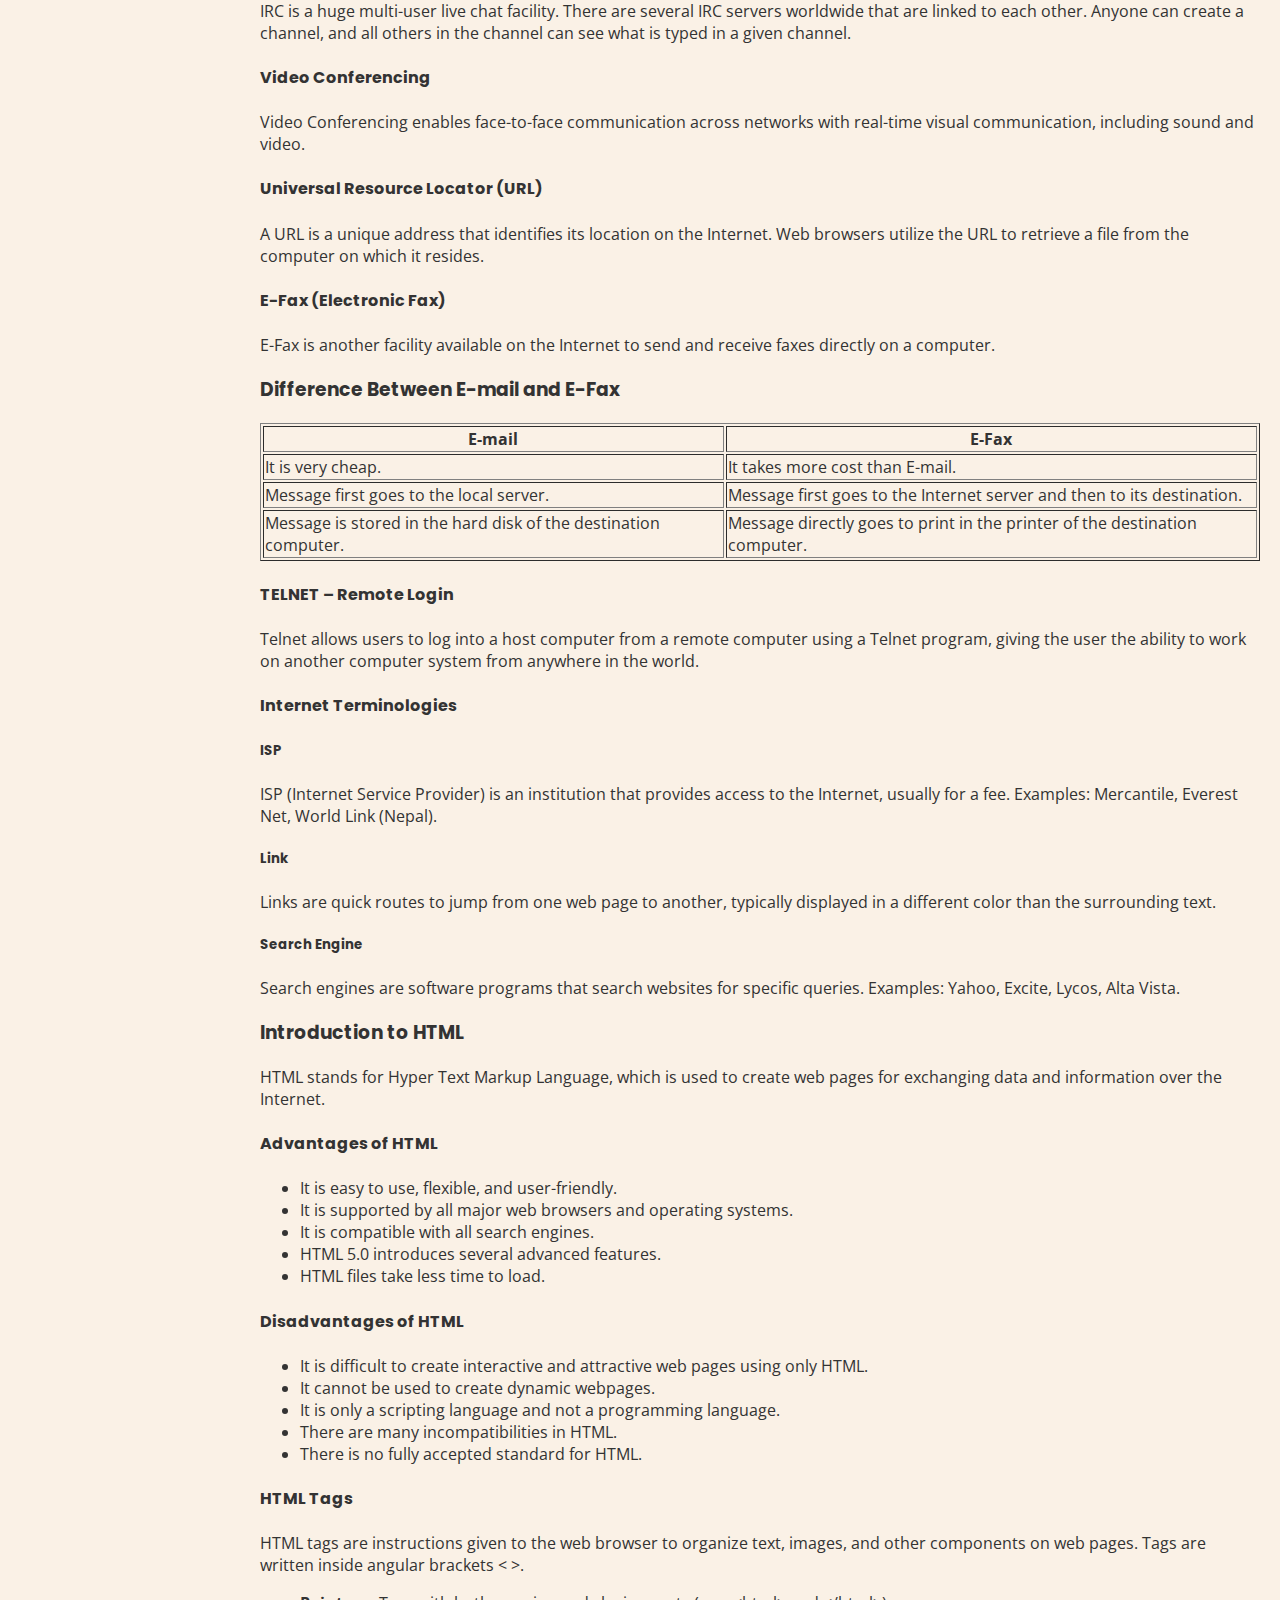
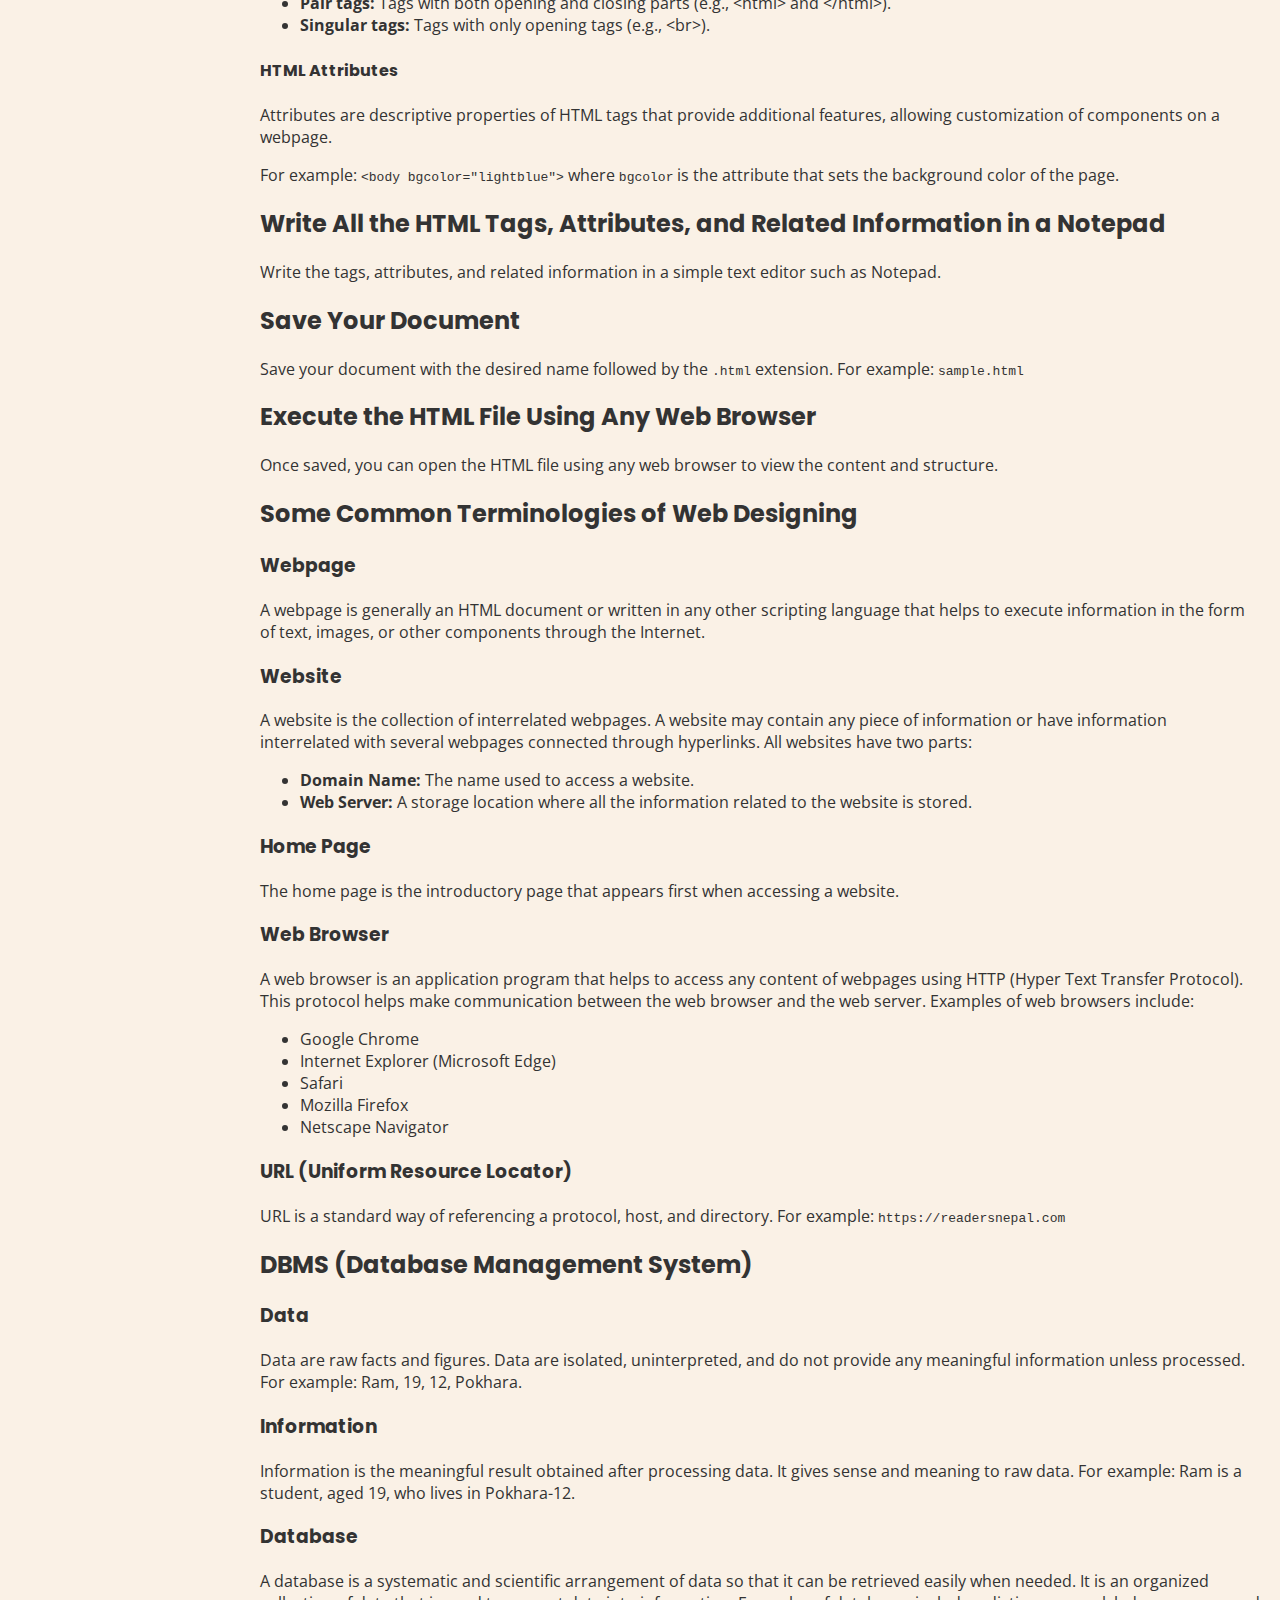
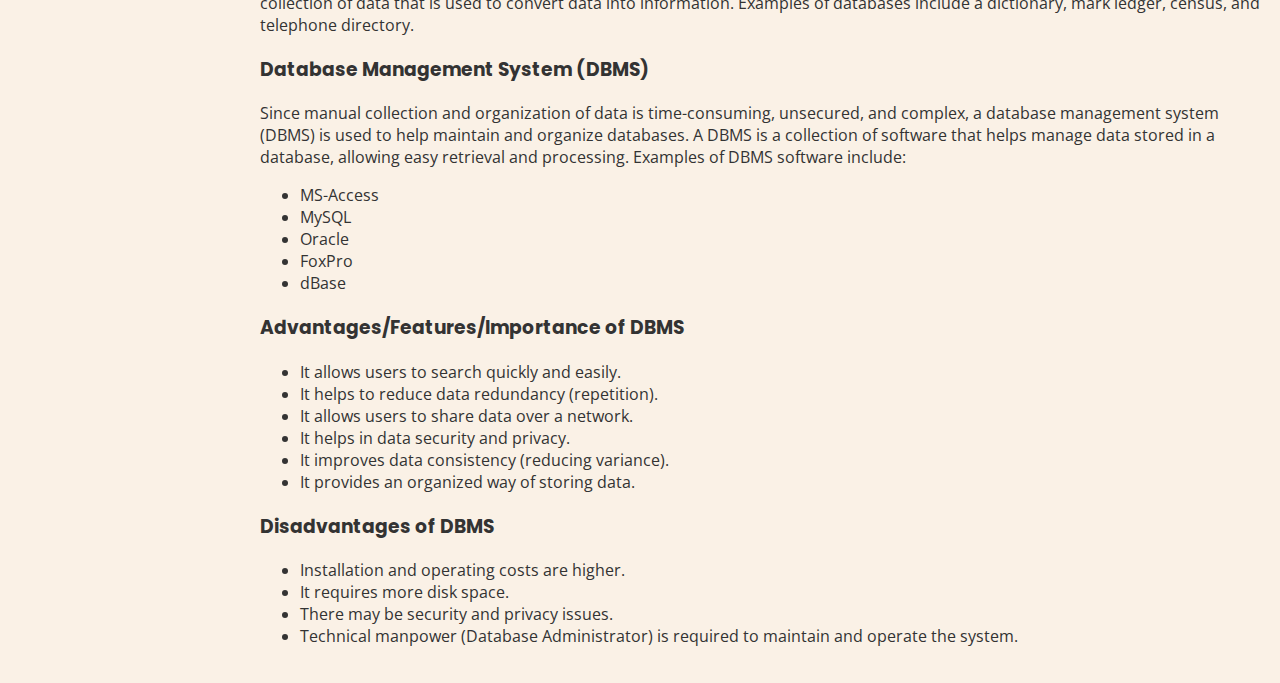
<file: blog/ch-6.html>
<head>
    <meta charset="UTF-8">
    <meta name="viewport" content="width=device-width, initial-scale=1.0">
    <title>Computer </title>
    <link rel="stylesheet" href="style.css">
    <link href="https://fonts.googleapis.com/css2?family=Poppins:wght@400;600&family=Open+Sans:wght@400;600&display=swap" rel="stylesheet">
  </head>
  <body>
    <!-- Vertical Navigation Bar -->
    <nav class="vertical-nav">
      <ul>
        <li><a href="index.html">Home</a></li>
        <li><a href="#">About</a></li>
        <li><a href="#">Contact</a></li>
        <li><a href="#">Help</a></li>
      </ul>
    </nav>
  
    <!-- Horizontal Navigation Bar -->
    <nav class="horizontal-nav">
      <div class="chapter-box">Chapter 1: Computer System</a></div>
      <div class="chapter-box"><a href="ch-2.html">Chapter 2: Number System</a></div>
      <div class="chapter-box"><a href="ch-3.html">Chapter 3: Software & OS</a></div>
      <div class="chapter-box"><a href="ch-4.html">Chapter 4: Application Package</a></div>
      <div class="chapter-box"><a href="ch-5.html">Chapter 5: Programming</a></div>
      <div class="chapter-box" style=" background-color: #7D8F7D; color: #FFFFFF;"><a href="ch-6.html">Chapter 6: Web Technology</a></div>
      <div class="chapter-box"><a href="ch-7.html">Chapter 7: Multimedia</a></div>
      <div class="chapter-box"><a href="ch-8.html">Chapter 8: Cyber Security</a></div>
    </nav>
  
    <!-- Content Area -->
    <div class="content">
        <h1>Chapter-6: Web Technology</h1>
        <h2>Introduction to the Internet</h2>
        <p>Internet is the global network of networks. Or it is a huge collection of computers all over the world that is inter-connected to one another in various ways to form a web-net.</p>
    
        <h3>Components required for Internet Connections</h3>
        <ul>
            <li>A TCP/IP (Transmission Control Protocol/Internet Protocol) enabled computer with a web browser.</li>
            <li>An account with an ISP (Internet Service Provider).</li>
            <li>A telephone line.</li>
            <li>A MODEM to connect to the telephone line and computer.</li>
            <li>A set of computer: The capacity of the computer should be as follows:
                <ul>
                    <li>Minimum 386 microprocessor chip with 16 MB RAM.</li>
                    <li>Color monitor with 256-color support and 640x480 resolution.</li>
                    <li>A hard disk of 200 MB free space.</li>
                    <li>Multimedia sound card and speaker.</li>
                </ul>
            </li>
        </ul>
    
        <h3>Internet Services and Applications</h3>
        <h4>World Wide Web (WWW)</h4>
        <p>WWW is a series of services that are interconnected through hypertext. It provides links in the web document. It was created in 1990 at the European Particle Physics Laboratory in Geneva, Switzerland, to exchange and share data through the Internet using the protocol known as Hypertext Transfer Protocol (HTTP).</p>
    
        <h4>Web Browser</h4>
        <p>A web browser is a computer program that accesses web pages and displays them on the computer screen. It is the basic software needed to find, retrieve (open), view, send, and receive information over the Internet.</p>
        <ul>
            <li>Internet Explorer</li>
            <li>Safari</li>
            <li>Mozilla Firefox</li>
            <li>Opera</li>
            <li>Depnet Explorer</li>
            <li>Netscape Navigator</li>
            <li>Mosaic</li>
        </ul>
    
        <h4>FTP - File Transfer Protocol</h4>
        <p>It is an Internet tool that permits an Internet user to move or transfer a file from one computer to another. The files may have data, graphics, text, etc.</p>
    
        <h4>Electronic Mail (E-mail)</h4>
        <p>Sending and receiving messages electronically through the Internet is called E-mail. It is one of the most widely used features of the Internet, supporting text, graphics, video, animation, and audio data.</p>
    
        <h4>Voicemail</h4>
        <p>Voicemail is a service offered by specialized computer hardware and software that answers telephone calls and records audio messages.</p>
    
        <h4>USENET – View and News</h4>
        <p>USENET is a BBS (Bulletin Board Service) of the Internet. The messages in this BBS are organized into thousands of newsgroups, which cover specific areas of interest.</p>
    
        <h4>Chat</h4>
        <p>Chat is a special feature provided by the Internet to communicate with others by typing in real time. A user can log on into any chat room and connect with anyone online.</p>
    
        <h4>IRC (Internet Relay Chat)</h4>
        <p>IRC is a huge multi-user live chat facility. There are several IRC servers worldwide that are linked to each other. Anyone can create a channel, and all others in the channel can see what is typed in a given channel.</p>
    
        <h4>Video Conferencing</h4>
        <p>Video Conferencing enables face-to-face communication across networks with real-time visual communication, including sound and video.</p>
    
        <h4>Universal Resource Locator (URL)</h4>
        <p>A URL is a unique address that identifies its location on the Internet. Web browsers utilize the URL to retrieve a file from the computer on which it resides.</p>
    
        <h4>E-Fax (Electronic Fax)</h4>
        <p>E-Fax is another facility available on the Internet to send and receive faxes directly on a computer.</p>
    
        <h3>Difference Between E-mail and E-Fax</h3>
        <table border="1">
            <tr>
                <th>E-mail</th>
                <th>E-Fax</th>
            </tr>
            <tr>
                <td>It is very cheap.</td>
                <td>It takes more cost than E-mail.</td>
            </tr>
            <tr>
                <td>Message first goes to the local server.</td>
                <td>Message first goes to the Internet server and then to its destination.</td>
            </tr>
            <tr>
                <td>Message is stored in the hard disk of the destination computer.</td>
                <td>Message directly goes to print in the printer of the destination computer.</td>
            </tr>
        </table>
    
        <h4>TELNET – Remote Login</h4>
        <p>Telnet allows users to log into a host computer from a remote computer using a Telnet program, giving the user the ability to work on another computer system from anywhere in the world.</p>
    
        <h4>Internet Terminologies</h4>
        <h5>ISP</h5>
        <p>ISP (Internet Service Provider) is an institution that provides access to the Internet, usually for a fee. Examples: Mercantile, Everest Net, World Link (Nepal).</p>
    
        <h5>Link</h5>
        <p>Links are quick routes to jump from one web page to another, typically displayed in a different color than the surrounding text.</p>
    
        <h5>Search Engine</h5>
        <p>Search engines are software programs that search websites for specific queries. Examples: Yahoo, Excite, Lycos, Alta Vista.</p>
    
        <h3>Introduction to HTML</h3>
        <p>HTML stands for Hyper Text Markup Language, which is used to create web pages for exchanging data and information over the Internet.</p>
    
        <h4>Advantages of HTML</h4>
        <ul>
            <li>It is easy to use, flexible, and user-friendly.</li>
            <li>It is supported by all major web browsers and operating systems.</li>
            <li>It is compatible with all search engines.</li>
            <li>HTML 5.0 introduces several advanced features.</li>
            <li>HTML files take less time to load.</li>
        </ul>
    
        <h4>Disadvantages of HTML</h4>
        <ul>
            <li>It is difficult to create interactive and attractive web pages using only HTML.</li>
            <li>It cannot be used to create dynamic webpages.</li>
            <li>It is only a scripting language and not a programming language.</li>
            <li>There are many incompatibilities in HTML.</li>
            <li>There is no fully accepted standard for HTML.</li>
        </ul>
    
        <h4>HTML Tags</h4>
        <p>HTML tags are instructions given to the web browser to organize text, images, and other components on web pages. Tags are written inside angular brackets < >.</p>
        <ul>
            <li><strong>Pair tags:</strong> Tags with both opening and closing parts (e.g., &lt;html&gt; and &lt;/html&gt;).</li>
            <li><strong>Singular tags:</strong> Tags with only opening tags (e.g., &lt;br&gt;).</li>
        </ul>
    
        <h4>HTML Attributes</h4>
        <p>Attributes are descriptive properties of HTML tags that provide additional features, allowing customization of components on a webpage.</p>
        <p>For example: 
            <code>&lt;body bgcolor="lightblue"&gt;</code> where <code>bgcolor</code> is the attribute that sets the background color of the page.
        </p>
        <h2>Write All the HTML Tags, Attributes, and Related Information in a Notepad</h2>
        <p>Write the tags, attributes, and related information in a simple text editor such as Notepad.</p>
    
        <h2>Save Your Document</h2>
        <p>Save your document with the desired name followed by the <code>.html</code> extension. For example: <code>sample.html</code></p>
    
        <h2>Execute the HTML File Using Any Web Browser</h2>
        <p>Once saved, you can open the HTML file using any web browser to view the content and structure.</p>
    
        <h2>Some Common Terminologies of Web Designing</h2>
    
        <h3>Webpage</h3>
        <p>A webpage is generally an HTML document or written in any other scripting language that helps to execute information in the form of text, images, or other components through the Internet.</p>
    
        <h3>Website</h3>
        <p>A website is the collection of interrelated webpages. A website may contain any piece of information or have information interrelated with several webpages connected through hyperlinks. All websites have two parts:</p>
        <ul>
            <li><strong>Domain Name:</strong> The name used to access a website.</li>
            <li><strong>Web Server:</strong> A storage location where all the information related to the website is stored.</li>
        </ul>
    
        <h3>Home Page</h3>
        <p>The home page is the introductory page that appears first when accessing a website.</p>
    
        <h3>Web Browser</h3>
        <p>A web browser is an application program that helps to access any content of webpages using HTTP (Hyper Text Transfer Protocol). This protocol helps make communication between the web browser and the web server. Examples of web browsers include:</p>
        <ul>
            <li>Google Chrome</li>
            <li>Internet Explorer (Microsoft Edge)</li>
            <li>Safari</li>
            <li>Mozilla Firefox</li>
            <li>Netscape Navigator</li>
        </ul>
    
        <h3>URL (Uniform Resource Locator)</h3>
        <p>URL is a standard way of referencing a protocol, host, and directory. For example: <code>https://readersnepal.com</code></p>
    
        <h2>DBMS (Database Management System)</h2>
    
        <h3>Data</h3>
        <p>Data are raw facts and figures. Data are isolated, uninterpreted, and do not provide any meaningful information unless processed. For example: Ram, 19, 12, Pokhara.</p>
    
        <h3>Information</h3>
        <p>Information is the meaningful result obtained after processing data. It gives sense and meaning to raw data. For example: Ram is a student, aged 19, who lives in Pokhara-12.</p>
    
        <h3>Database</h3>
        <p>A database is a systematic and scientific arrangement of data so that it can be retrieved easily when needed. It is an organized collection of data that is used to convert data into information. Examples of databases include a dictionary, mark ledger, census, and telephone directory.</p>
    
        <h3>Database Management System (DBMS)</h3>
        <p>Since manual collection and organization of data is time-consuming, unsecured, and complex, a database management system (DBMS) is used to help maintain and organize databases. A DBMS is a collection of software that helps manage data stored in a database, allowing easy retrieval and processing. Examples of DBMS software include:</p>
        <ul>
            <li>MS-Access</li>
            <li>MySQL</li>
            <li>Oracle</li>
            <li>FoxPro</li>
            <li>dBase</li>
        </ul>
    
        <h3>Advantages/Features/Importance of DBMS</h3>
        <ul>
            <li>It allows users to search quickly and easily.</li>
            <li>It helps to reduce data redundancy (repetition).</li>
            <li>It allows users to share data over a network.</li>
            <li>It helps in data security and privacy.</li>
            <li>It improves data consistency (reducing variance).</li>
            <li>It provides an organized way of storing data.</li>
        </ul>
    
        <h3>Disadvantages of DBMS</h3>
        <ul>
            <li>Installation and operating costs are higher.</li>
            <li>It requires more disk space.</li>
            <li>There may be security and privacy issues.</li>
            <li>Technical manpower (Database Administrator) is required to maintain and operate the system.</li>
        </ul>
    </div>

  </body>
  </html>
</file>
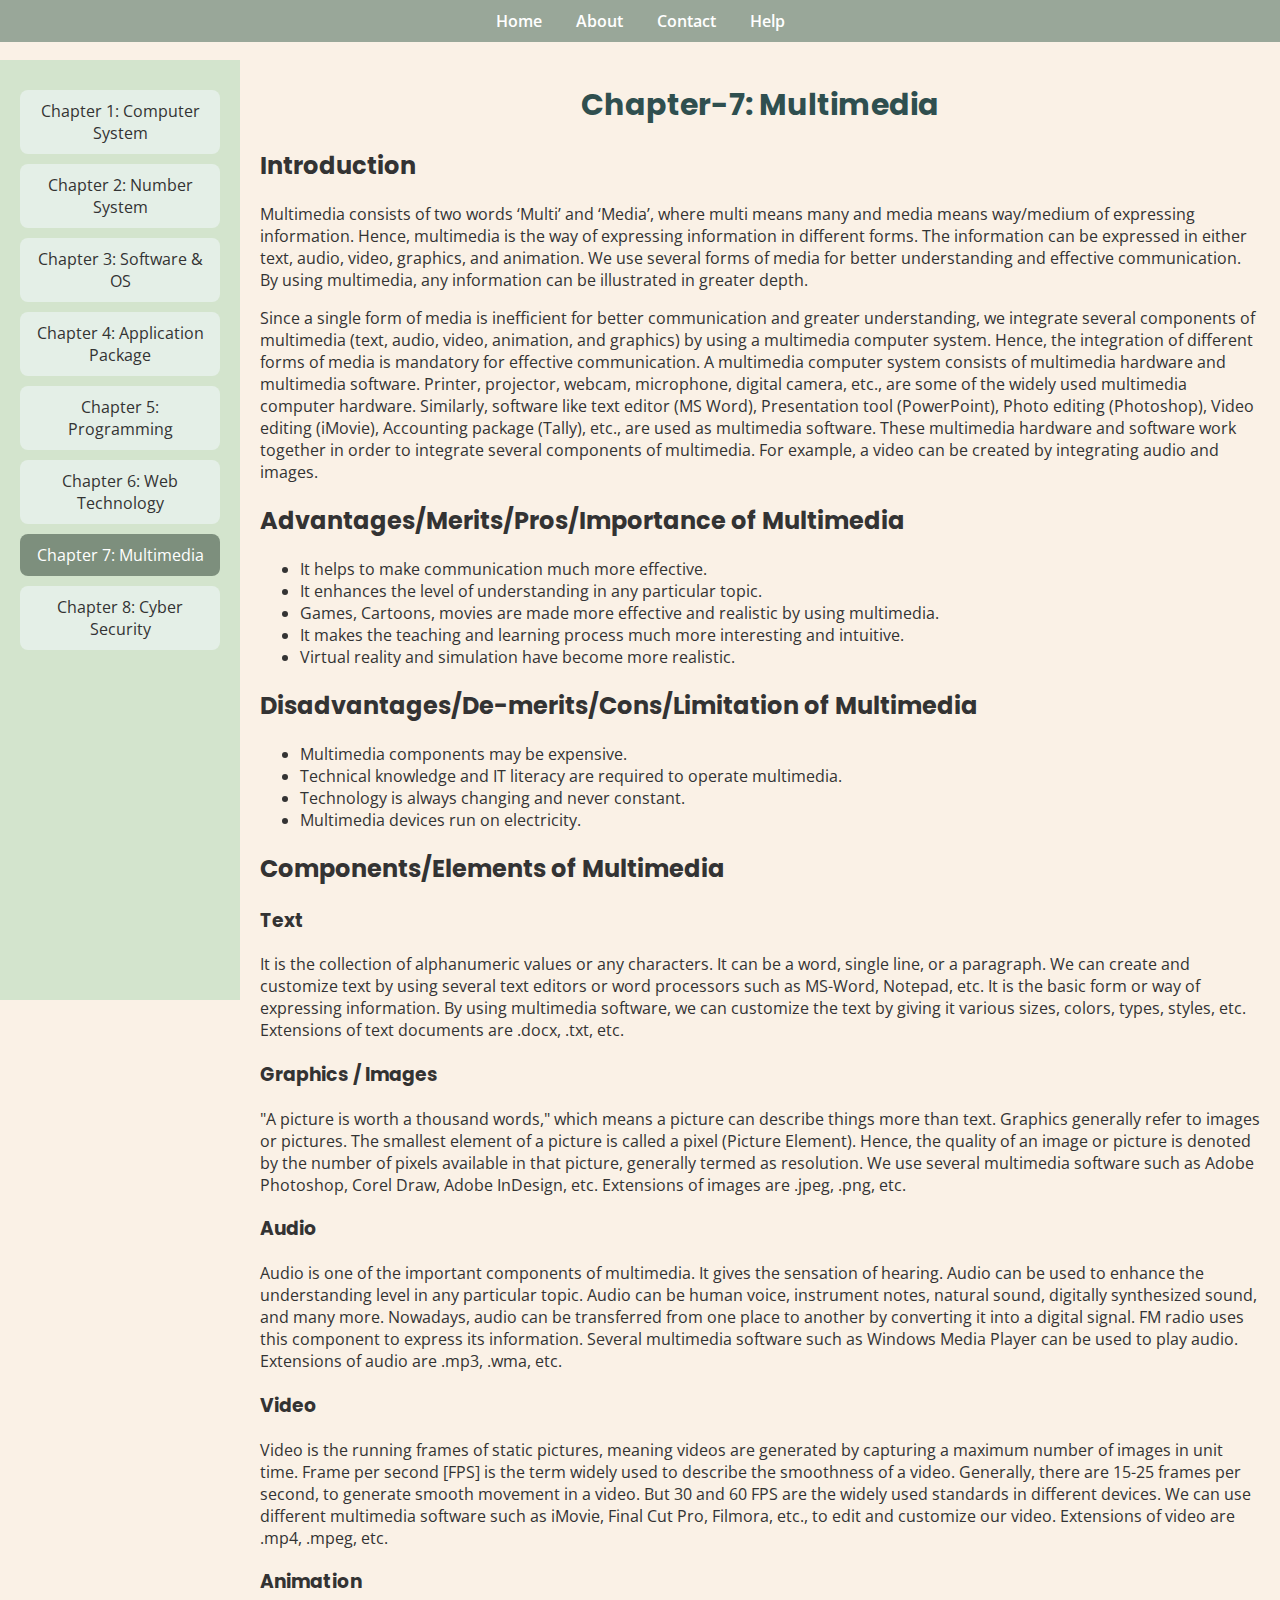
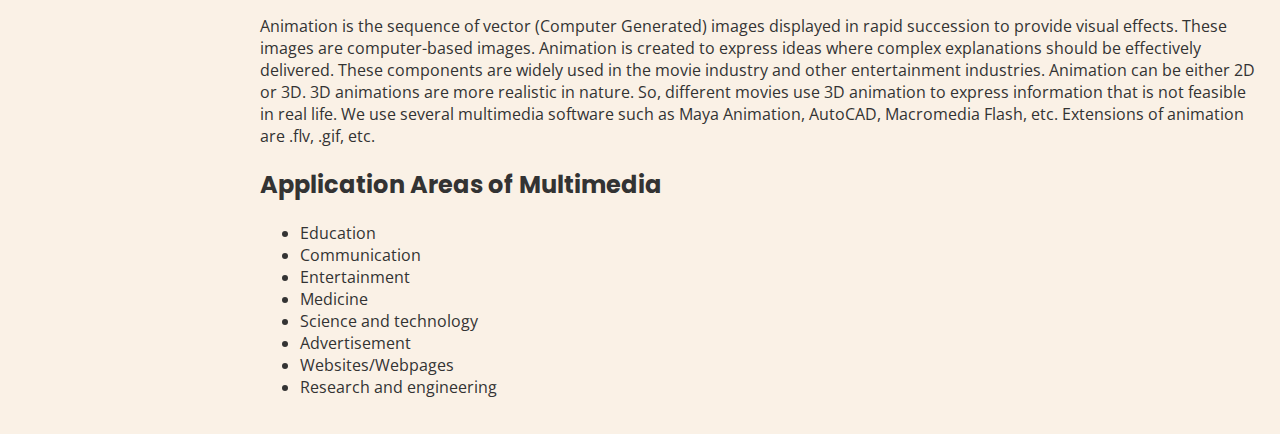
<file: blog/ch-7.html>
<head>
    <meta charset="UTF-8">
    <meta name="viewport" content="width=device-width, initial-scale=1.0">
    <title>Computer </title>
    <link rel="stylesheet" href="style.css">
    <link href="https://fonts.googleapis.com/css2?family=Poppins:wght@400;600&family=Open+Sans:wght@400;600&display=swap" rel="stylesheet">
  </head>
  <body>
    <!-- Vertical Navigation Bar -->
    <nav class="vertical-nav">
      <ul>
        <li><a href="index.html">Home</a></li>
        <li><a href="#">About</a></li>
        <li><a href="#">Contact</a></li>
        <li><a href="#">Help</a></li>
      </ul>
    </nav>
  
    <!-- Horizontal Navigation Bar -->
    <nav class="horizontal-nav">
      <div class="chapter-box">Chapter 1: Computer System</a></div>
      <div class="chapter-box"><a href="ch-2.html">Chapter 2: Number System</a></div>
      <div class="chapter-box"><a href="ch-3.html">Chapter 3: Software & OS</a></div>
      <div class="chapter-box"><a href="ch-4.html">Chapter 4: Application Package</a></div>
      <div class="chapter-box"><a href="ch-5.html">Chapter 5: Programming</a></div>
      <div class="chapter-box"><a href="ch-6.html">Chapter 6: Web Technology</a></div>
      <div class="chapter-box" style=" background-color: #7D8F7D; color: #FFFFFF;"><a href="ch-7.html">Chapter 7: Multimedia</a></div>
      <div class="chapter-box"><a href="ch-8.html">Chapter 8: Cyber Security</a></div>
    </nav>
  
    <!-- Content Area -->
    <div class="content">
        <h1>Chapter-7: Multimedia</h1>
        <h2>Introduction</h2>
    <p>Multimedia consists of two words ‘Multi’ and ‘Media’, where multi means many and media means way/medium of expressing information. Hence, multimedia is the way of expressing information in different forms. The information can be expressed in either text, audio, video, graphics, and animation. We use several forms of media for better understanding and effective communication. By using multimedia, any information can be illustrated in greater depth.</p>

    <p>Since a single form of media is inefficient for better communication and greater understanding, we integrate several components of multimedia (text, audio, video, animation, and graphics) by using a multimedia computer system. Hence, the integration of different forms of media is mandatory for effective communication. A multimedia computer system consists of multimedia hardware and multimedia software. Printer, projector, webcam, microphone, digital camera, etc., are some of the widely used multimedia computer hardware. Similarly, software like text editor (MS Word), Presentation tool (PowerPoint), Photo editing (Photoshop), Video editing (iMovie), Accounting package (Tally), etc., are used as multimedia software. These multimedia hardware and software work together in order to integrate several components of multimedia. For example, a video can be created by integrating audio and images.</p>

    <h2>Advantages/Merits/Pros/Importance of Multimedia</h2>
    <ul>
        <li>It helps to make communication much more effective.</li>
        <li>It enhances the level of understanding in any particular topic.</li>
        <li>Games, Cartoons, movies are made more effective and realistic by using multimedia.</li>
        <li>It makes the teaching and learning process much more interesting and intuitive.</li>
        <li>Virtual reality and simulation have become more realistic.</li>
    </ul>

    <h2>Disadvantages/De-merits/Cons/Limitation of Multimedia</h2>
    <ul>
        <li>Multimedia components may be expensive.</li>
        <li>Technical knowledge and IT literacy are required to operate multimedia.</li>
        <li>Technology is always changing and never constant.</li>
        <li>Multimedia devices run on electricity.</li>
    </ul>

    <h2>Components/Elements of Multimedia</h2>

    <h3>Text</h3>
    <p>It is the collection of alphanumeric values or any characters. It can be a word, single line, or a paragraph. We can create and customize text by using several text editors or word processors such as MS-Word, Notepad, etc. It is the basic form or way of expressing information. By using multimedia software, we can customize the text by giving it various sizes, colors, types, styles, etc. Extensions of text documents are .docx, .txt, etc.</p>

    <h3>Graphics / Images</h3>
    <p>"A picture is worth a thousand words," which means a picture can describe things more than text. Graphics generally refer to images or pictures. The smallest element of a picture is called a pixel (Picture Element). Hence, the quality of an image or picture is denoted by the number of pixels available in that picture, generally termed as resolution. We use several multimedia software such as Adobe Photoshop, Corel Draw, Adobe InDesign, etc. Extensions of images are .jpeg, .png, etc.</p>

    <h3>Audio</h3>
    <p>Audio is one of the important components of multimedia. It gives the sensation of hearing. Audio can be used to enhance the understanding level in any particular topic. Audio can be human voice, instrument notes, natural sound, digitally synthesized sound, and many more. Nowadays, audio can be transferred from one place to another by converting it into a digital signal. FM radio uses this component to express its information. Several multimedia software such as Windows Media Player can be used to play audio. Extensions of audio are .mp3, .wma, etc.</p>

    <h3>Video</h3>
    <p>Video is the running frames of static pictures, meaning videos are generated by capturing a maximum number of images in unit time. Frame per second [FPS] is the term widely used to describe the smoothness of a video. Generally, there are 15-25 frames per second, to generate smooth movement in a video. But 30 and 60 FPS are the widely used standards in different devices. We can use different multimedia software such as iMovie, Final Cut Pro, Filmora, etc., to edit and customize our video. Extensions of video are .mp4, .mpeg, etc.</p>

    <h3>Animation</h3>
    <p>Animation is the sequence of vector (Computer Generated) images displayed in rapid succession to provide visual effects. These images are computer-based images. Animation is created to express ideas where complex explanations should be effectively delivered. These components are widely used in the movie industry and other entertainment industries. Animation can be either 2D or 3D. 3D animations are more realistic in nature. So, different movies use 3D animation to express information that is not feasible in real life. We use several multimedia software such as Maya Animation, AutoCAD, Macromedia Flash, etc. Extensions of animation are .flv, .gif, etc.</p>

    <h2>Application Areas of Multimedia</h2>
    <ul>
        <li>Education</li>
        <li>Communication</li>
        <li>Entertainment</li>
        <li>Medicine</li>
        <li>Science and technology</li>
        <li>Advertisement</li>
        <li>Websites/Webpages</li>
        <li>Research and engineering</li>
    </ul>
    </div>

  </body>
  </html>
</file>
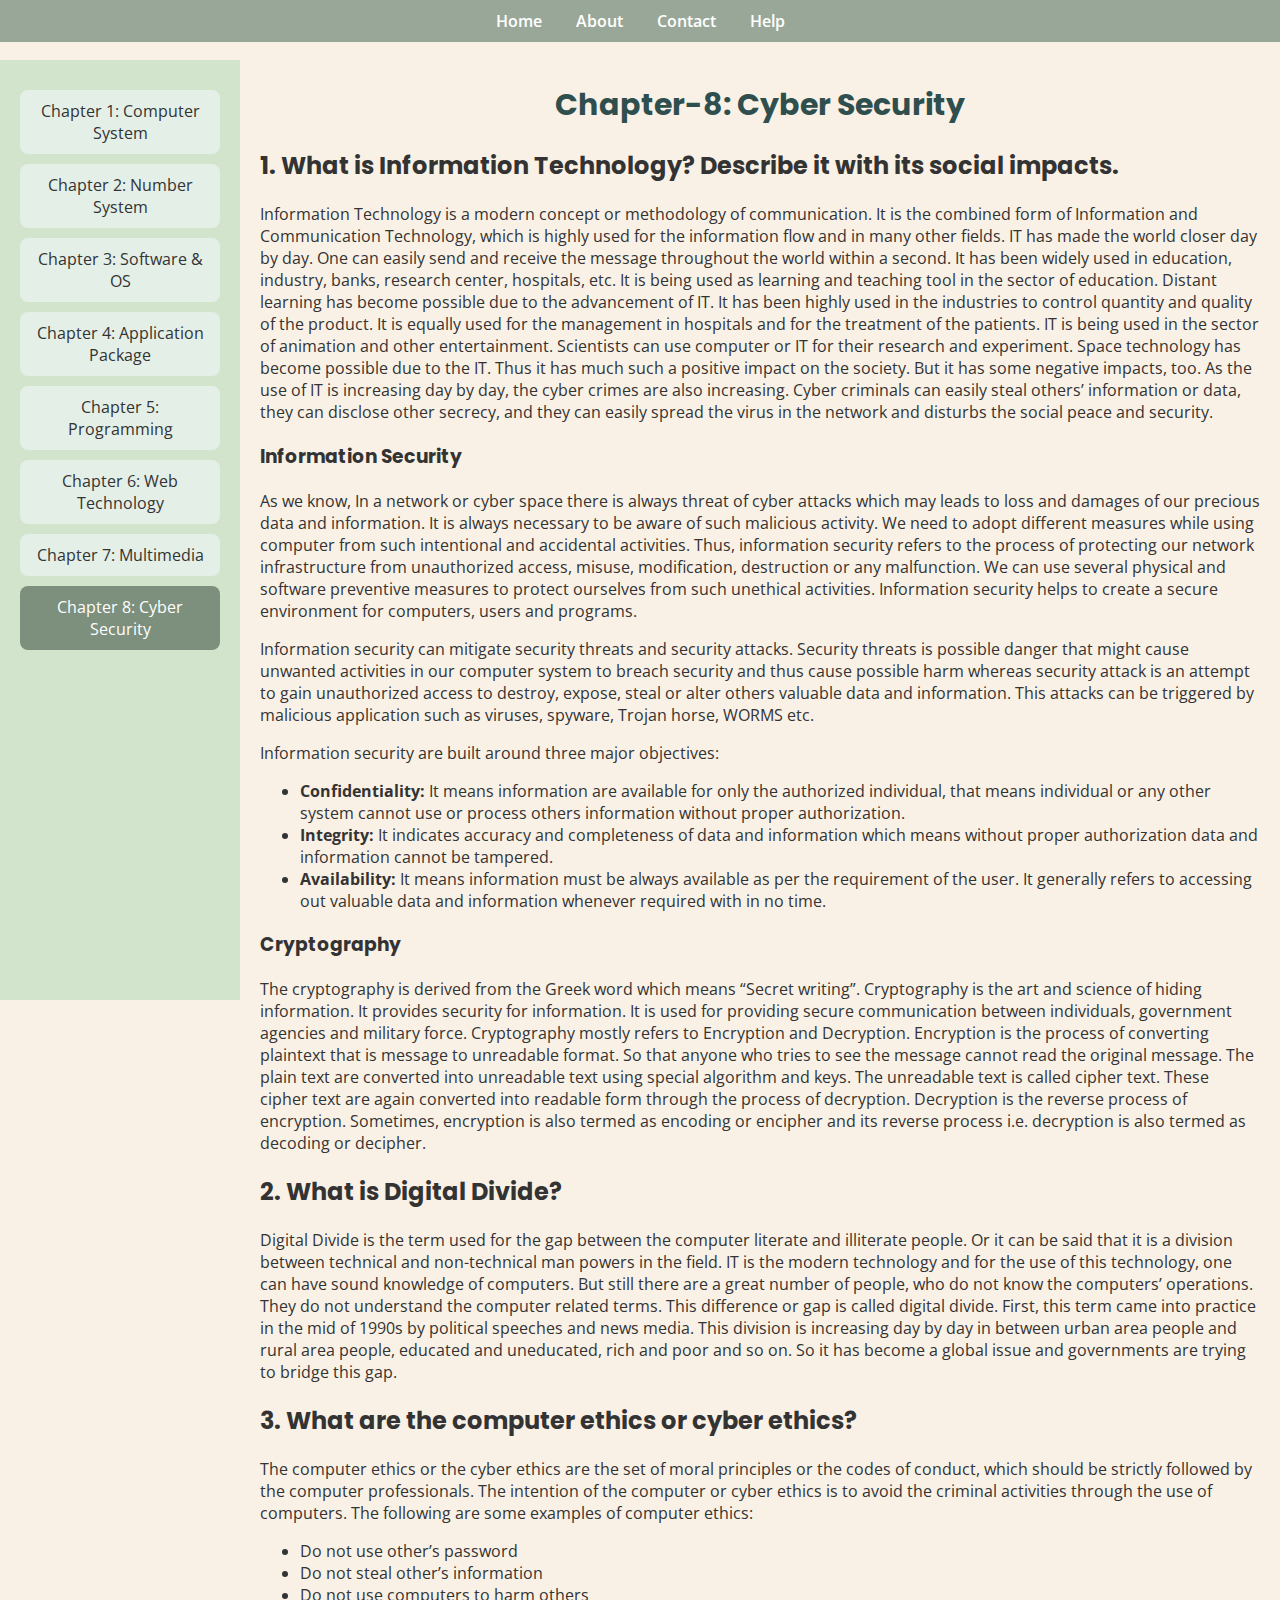
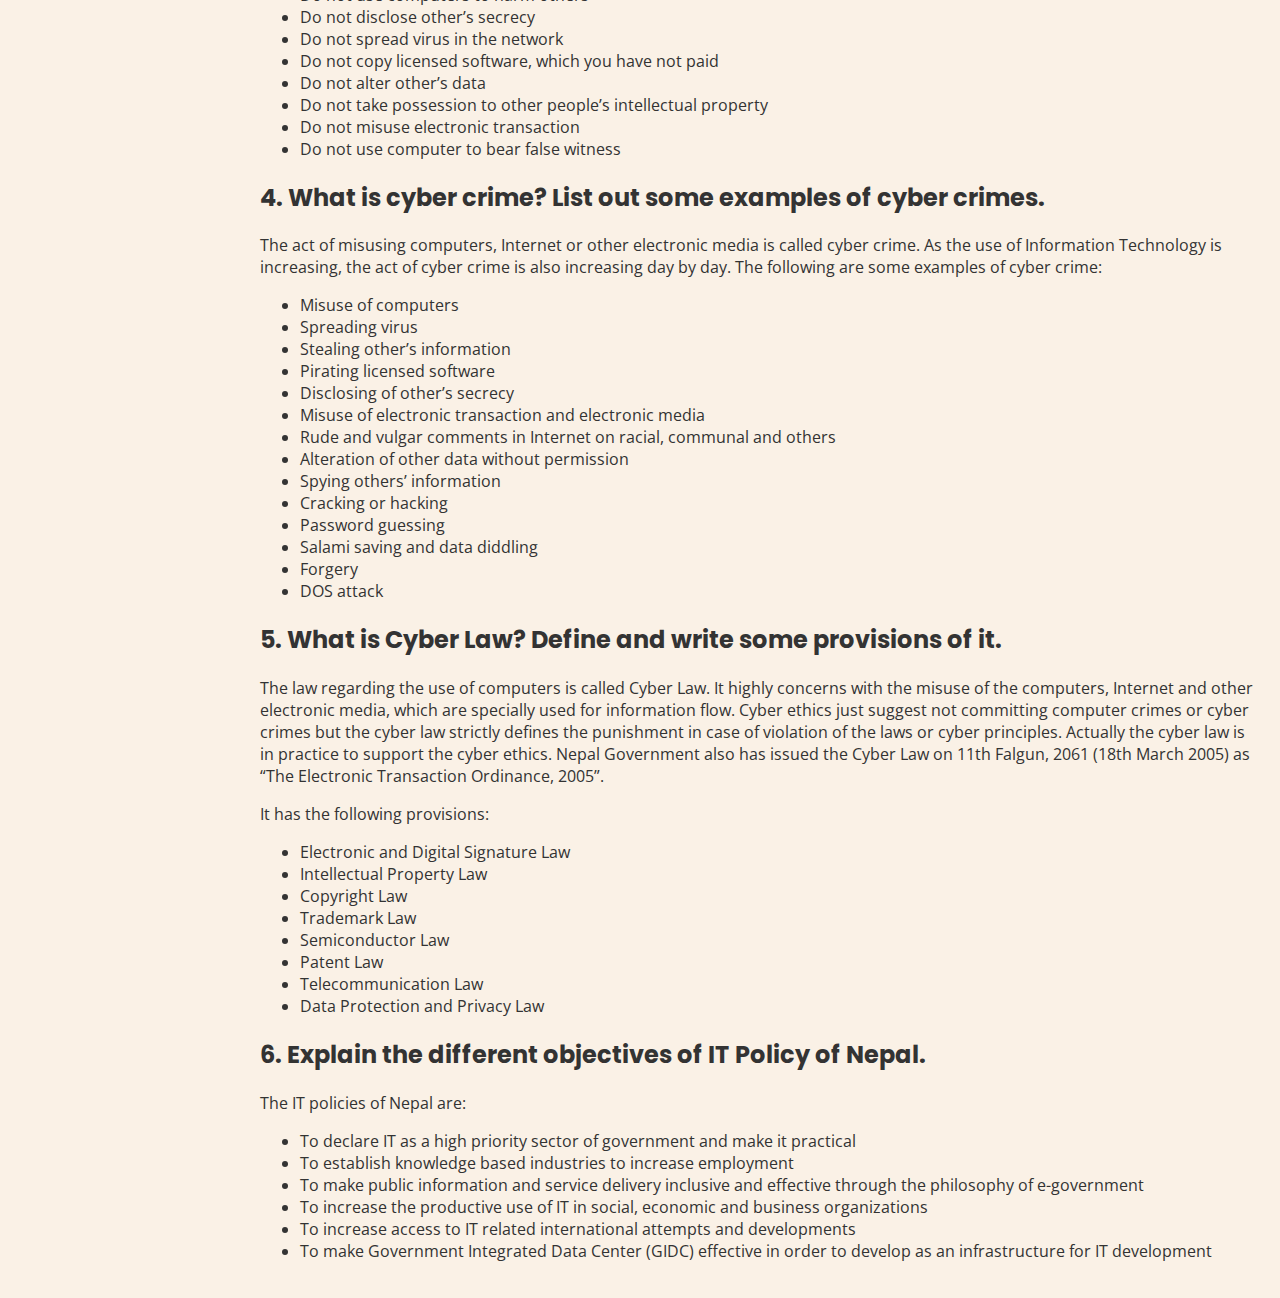
<file: blog/ch-8.html>
<head>
    <meta charset="UTF-8">
    <meta name="viewport" content="width=device-width, initial-scale=1.0">
    <title>Computer </title>
    <link rel="stylesheet" href="style.css">
    <link href="https://fonts.googleapis.com/css2?family=Poppins:wght@400;600&family=Open+Sans:wght@400;600&display=swap" rel="stylesheet">
  </head>
  <body>
    <!-- Vertical Navigation Bar -->
    <nav class="vertical-nav">
      <ul>
        <li><a href="index.html">Home</a></li>
        <li><a href="#">About</a></li>
        <li><a href="#">Contact</a></li>
        <li><a href="#">Help</a></li>
      </ul>
    </nav>
  
    <!-- Horizontal Navigation Bar -->
    <nav class="horizontal-nav">
      <div class="chapter-box">Chapter 1: Computer System</a></div>
      <div class="chapter-box"><a href="ch-2.html">Chapter 2: Number System</a></div>
      <div class="chapter-box"><a href="ch-3.html">Chapter 3: Software & OS</a></div>
      <div class="chapter-box"><a href="ch-4.html">Chapter 4: Application Package</a></div>
      <div class="chapter-box"><a href="ch-5.html">Chapter 5: Programming</a></div>
      <div class="chapter-box"><a href="ch-6.html">Chapter 6: Web Technology</a></div>
      <div class="chapter-box"><a href="ch-7.html">Chapter 7: Multimedia</a></div>
      <div class="chapter-box" style=" background-color: #7D8F7D; color: #FFFFFF;"><a href="ch-8.html">Chapter 8: Cyber Security</a></div>
    </nav>
  
    <!-- Content Area -->
    <div class="content">
        <h1>Chapter-8: Cyber Security</h1>
        <h2>1. What is Information Technology? Describe it with its social impacts.</h2>
        <p>Information Technology is a modern concept or methodology of communication. It is the combined form of Information and Communication Technology, which is highly used for the information flow and in many other fields. IT has made the world closer day by day. One can easily send and receive the message throughout the world within a second. It has been widely used in education, industry, banks, research center, hospitals, etc. It is being used as learning and teaching tool in the sector of education. Distant learning has become possible due to the advancement of IT. It has been highly used in the industries to control quantity and quality of the product. It is equally used for the management in hospitals and for the treatment of the patients. IT is being used in the sector of animation and other entertainment. Scientists can use computer or IT for their research and experiment. Space technology has become possible due to the IT. Thus it has much such a positive impact on the society. But it has some negative impacts, too. As the use of IT is increasing day by day, the cyber crimes are also increasing. Cyber criminals can easily steal others’ information or data, they can disclose other secrecy, and they can easily spread the virus in the network and disturbs the social peace and security.</p>
    
        <h3>Information Security</h3>
        <p>As we know, In a network or cyber space there is always threat of cyber attacks which may leads to loss and damages of our precious data and information. It is always necessary to be aware of such malicious activity. We need to adopt different measures while using computer from such intentional and accidental activities. Thus, information security refers to the process of protecting our network infrastructure from unauthorized access, misuse, modification, destruction or any malfunction. We can use several physical and software preventive measures to protect ourselves from such unethical activities. Information security helps to create a secure environment for computers, users and programs.</p>
    
        <p>Information security can mitigate security threats and security attacks. Security threats is possible danger that might cause unwanted activities in our computer system to breach security and thus cause possible harm whereas security attack is an attempt to gain unauthorized access to destroy, expose, steal or alter others valuable data and information. This attacks can be triggered by malicious application such as viruses, spyware, Trojan horse, WORMS etc.</p>
    
        <p>Information security are built around three major objectives:</p>
        <ul>
            <li><strong>Confidentiality:</strong> It means information are available for only the authorized individual, that means individual or any other system cannot use or process others information without proper authorization.</li>
            <li><strong>Integrity:</strong> It indicates accuracy and completeness of data and information which means without proper authorization data and information cannot be tampered.</li>
            <li><strong>Availability:</strong> It means information must be always available as per the requirement of the user. It generally refers to accessing out valuable data and information whenever required with in no time.</li>
        </ul>
    
        <h3>Cryptography</h3>
        <p>The cryptography is derived from the Greek word which means “Secret writing”. Cryptography is the art and science of hiding information. It provides security for information. It is used for providing secure communication between individuals, government agencies and military force. Cryptography mostly refers to Encryption and Decryption. Encryption is the process of converting plaintext that is message to unreadable format. So that anyone who tries to see the message cannot read the original message. The plain text are converted into unreadable text using special algorithm and keys. The unreadable text is called cipher text. These cipher text are again converted into readable form through the process of decryption. Decryption is the reverse process of encryption. Sometimes, encryption is also termed as encoding or encipher and its reverse process i.e. decryption is also termed as decoding or decipher.</p>
    
        <h2>2. What is Digital Divide?</h2>
        <p>Digital Divide is the term used for the gap between the computer literate and illiterate people. Or it can be said that it is a division between technical and non-technical man powers in the field. IT is the modern technology and for the use of this technology, one can have sound knowledge of computers. But still there are a great number of people, who do not know the computers’ operations. They do not understand the computer related terms. This difference or gap is called digital divide. First, this term came into practice in the mid of 1990s by political speeches and news media. This division is increasing day by day in between urban area people and rural area people, educated and uneducated, rich and poor and so on. So it has become a global issue and governments are trying to bridge this gap.</p>
    
        <h2>3. What are the computer ethics or cyber ethics?</h2>
        <p>The computer ethics or the cyber ethics are the set of moral principles or the codes of conduct, which should be strictly followed by the computer professionals. The intention of the computer or cyber ethics is to avoid the criminal activities through the use of computers. The following are some examples of computer ethics:</p>
        <ul>
            <li>Do not use other’s password</li>
            <li>Do not steal other’s information</li>
            <li>Do not use computers to harm others</li>
            <li>Do not disclose other’s secrecy</li>
            <li>Do not spread virus in the network</li>
            <li>Do not copy licensed software, which you have not paid</li>
            <li>Do not alter other’s data</li>
            <li>Do not take possession to other people’s intellectual property</li>
            <li>Do not misuse electronic transaction</li>
            <li>Do not use computer to bear false witness</li>
        </ul>
    
        <h2>4. What is cyber crime? List out some examples of cyber crimes.</h2>
        <p>The act of misusing computers, Internet or other electronic media is called cyber crime. As the use of Information Technology is increasing, the act of cyber crime is also increasing day by day. The following are some examples of cyber crime:</p>
        <ul>
            <li>Misuse of computers</li>
            <li>Spreading virus</li>
            <li>Stealing other’s information</li>
            <li>Pirating licensed software</li>
            <li>Disclosing of other’s secrecy</li>
            <li>Misuse of electronic transaction and electronic media</li>
            <li>Rude and vulgar comments in Internet on racial, communal and others</li>
            <li>Alteration of other data without permission</li>
            <li>Spying others’ information</li>
            <li>Cracking or hacking</li>
            <li>Password guessing</li>
            <li>Salami saving and data diddling</li>
            <li>Forgery</li>
            <li>DOS attack</li>
        </ul>
    
        <h2>5. What is Cyber Law? Define and write some provisions of it.</h2>
        <p>The law regarding the use of computers is called Cyber Law. It highly concerns with the misuse of the computers, Internet and other electronic media, which are specially used for information flow. Cyber ethics just suggest not committing computer crimes or cyber crimes but the cyber law strictly defines the punishment in case of violation of the laws or cyber principles. Actually the cyber law is in practice to support the cyber ethics. Nepal Government also has issued the Cyber Law on 11th Falgun, 2061 (18th March 2005) as “The Electronic Transaction Ordinance, 2005”.</p>
    
        <p>It has the following provisions:</p>
        <ul>
            <li>Electronic and Digital Signature Law</li>
            <li>Intellectual Property Law</li>
            <li>Copyright Law</li>
            <li>Trademark Law</li>
            <li>Semiconductor Law</li>
            <li>Patent Law</li>
            <li>Telecommunication Law</li>
            <li>Data Protection and Privacy Law</li>
        </ul>
    
        <h2>6. Explain the different objectives of IT Policy of Nepal.</h2>
        <p>The IT policies of Nepal are:</p>
        <ul>
            <li>To declare IT as a high priority sector of government and make it practical</li>
            <li>To establish knowledge based industries to increase employment</li>
            <li>To make public information and service delivery inclusive and effective through the philosophy of e-government</li>
            <li>To increase the productive use of IT in social, economic and business organizations</li>
            <li>To increase access to IT related international attempts and developments</li>
            <li>To make Government Integrated Data Center (GIDC) effective in order to develop as an infrastructure for IT development</li>
        </ul>
    
    </div>

  </body>
  </html>
</file>
<file: blog/style.css>
/* General Styles */
body {
    margin: 0;
    font-family: 'Open Sans', sans-serif;
    background-color: #FAF1E6;
    color: #333333;
  }
  
  h1, h2, h3, h4, h5, h6 {
    font-family: 'Poppins', sans-serif;
  }
  
  a {
    text-decoration: none;
    color: inherit;
  }
  
  /* Vertical Navigation Bar */
  .vertical-nav {
    background-color: #99A799;
    padding: 10px 0;
    text-align: center;
    position: relative;
  }
  
  .vertical-nav ul {
    list-style: none;
    padding: 0;
    margin: 0;
  }
  
  .vertical-nav ul li {
    display: inline;
    margin: 0 15px;
  }
  
  .vertical-nav ul li a {
    color: #FFFFFF;
    font-weight: 600;
  }
  
  .vertical-nav ul li a:hover {
    text-decoration: underline;
  }
  
  /* Horizontal Navigation Bar */
  .horizontal-nav {
    position: fixed;
    left: 0;
    top: 60px;
    width: 200px;
    padding: 20px;
    background-color: #D3E4CD;
    height: 100vh;
  }
  
  .chapter-box {
    background-color: #E4EFE7;
    padding: 10px;
    margin: 10px 0;
    border-radius: 8px;
    text-align: center;
    transition: background-color 0.3s, color 0.3s;
  }
  
  .chapter-box:hover {
    background-color: #7D8F7D;
    color: #FFFFFF;
  }
  
  .chapter-box.current {
    background-color: #7D8F7D;
    color: #FFFFFF;
  }

  /* Content Area */
  .content h1{
    text-align: center;
    color: darkslategrey;
    font-size: 30px;
  }

  .content {
    margin-left: 240px; /* Adjust for horizontal nav width */
    padding: 20px;
  }
  
  
  .home-message {
    text-align: center;
    font-size: 1.2em;
    
  }
</file>
